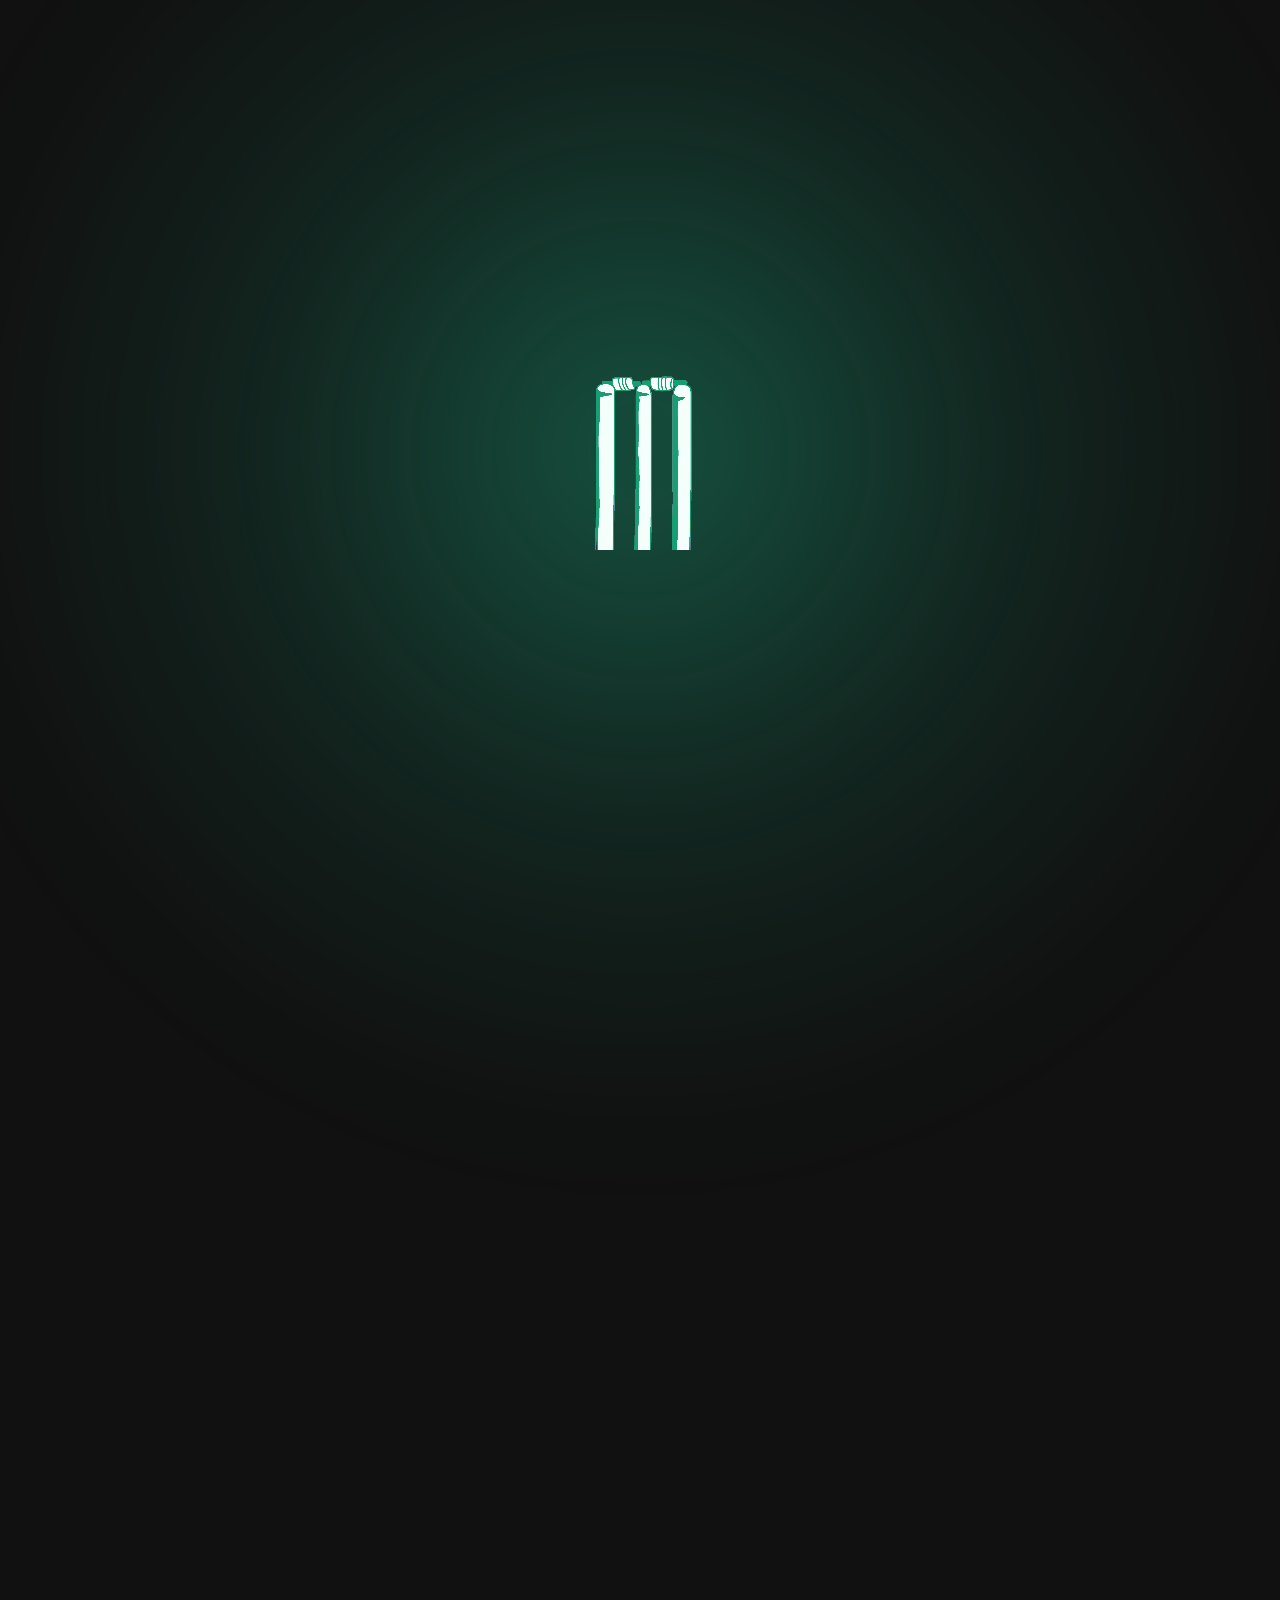
<file: index.html>
<!DOCTYPE html>
<html lang="en">

<head>
  <meta charset="UTF-8" />
  <meta name="viewport" content="width=device-width, initial-scale=1.0" />
  <meta name="description"
    content="Matcha - AI-powered cricket analysis app. Track ball speed, bowling mechanics, and batting KPIs. Train smarter with real-time performance insights." />
  <meta name="keywords" content="cricket, analysis, AI, ball tracking, bowling speed, batting KPI, coaching, matcha" />
  <meta name="author" content="Matcha" />
  <meta name="theme-color" content="#1cae81" media="(prefers-color-scheme: light)" />
  <meta name="theme-color" content="#111111" media="(prefers-color-scheme: dark)" />

  <!-- Wētā-style: critical path so first paint is splash only (before style.css) -->
  <style id="page-loader-critical">
    body.page-loading {
      overflow: hidden !important;
      background: #111 !important;
      min-height: 100vh !important;
    }
    /* Like wetafx .rootNode { display: none } — no flash of hero/nav under overlay */
    body.page-loading > *:not(#page-loader) {
      visibility: hidden !important;
    }
    #page-loader {
      position: fixed !important;
      inset: 0 !important;
      z-index: 2147483647 !important;
      margin: 0 !important;
      overflow: visible !important;
    }
    /* Ref: #111 field, three 1px #1cae81 verticals, soft radial glow, white square + MATCHA */
    #page-loader .page-loader__bg {
      position: absolute !important;
      inset: 0 !important;
      display: flex !important;
      align-items: center !important;
      justify-content: center !important;
      overflow: visible !important;
      background-color: #111 !important;
    }
    #page-loader .page-loader__ambient {
      position: absolute !important;
      inset: 0 !important;
      z-index: 0 !important;
      pointer-events: none !important;
      opacity: 0 !important;
      overflow: visible !important;
      transition: opacity 0.55s cubic-bezier(0.16, 1, 0.3, 1) !important;
    }
    #page-loader.page-loader--show-grid .page-loader__ambient {
      opacity: 1 !important;
    }
    #page-loader .page-loader__glow-ring {
      position: absolute !important;
      left: 50% !important;
      top: 50% !important;
      width: min(160vmin, 2000px) !important;
      height: min(160vmin, 2000px) !important;
      transform: translate(-50%, -50%) !important;
      z-index: 0 !important;
      pointer-events: none !important;
      filter: blur(60px) !important;
      background: radial-gradient(
        circle at 50% 50%,
        rgba(28, 174, 129, 0.42) 0%,
        rgba(28, 174, 129, 0.12) 38%,
        rgba(28, 174, 129, 0) 68%
      ) !important;
    }
    #page-loader .page-loader__vlines-layer {
      position: absolute !important;
      inset: 0 !important;
      z-index: 2 !important;
      pointer-events: none !important;
      background-image: linear-gradient(
          90deg,
          transparent 0,
          transparent calc(25% - 0.5px),
          rgba(28, 174, 129, 0.15) calc(25% - 0.5px),
          rgba(28, 174, 129, 0.15) calc(25% + 0.5px),
          transparent calc(25% + 0.5px)
        ),
        linear-gradient(
          90deg,
          transparent 0,
          transparent calc(75% - 0.5px),
          rgba(28, 174, 129, 0.15) calc(75% - 0.5px),
          rgba(28, 174, 129, 0.15) calc(75% + 0.5px),
          transparent calc(75% + 0.5px)
        ) !important;
    }
    /* Center line only: fades in the vertical middle (behind logo + glow) */
    #page-loader .page-loader__vline-center {
      position: absolute !important;
      inset: 0 !important;
      z-index: 2 !important;
      pointer-events: none !important;
      background: linear-gradient(
        90deg,
        transparent 0,
        transparent calc(50% - 0.5px),
        rgba(28, 174, 129, 0.15) calc(50% - 0.5px),
        rgba(28, 174, 129, 0.15) calc(50% + 0.5px),
        transparent calc(50% + 0.5px)
      ) !important;
      -webkit-mask-image: linear-gradient(
        to bottom,
        #000 0%,
        #000 24%,
        transparent 38%,
        transparent 62%,
        #000 76%,
        #000 100%
      ) !important;
      mask-image: linear-gradient(
        to bottom,
        #000 0%,
        #000 24%,
        transparent 38%,
        transparent 62%,
        #000 76%,
        #000 100%
      ) !important;
      -webkit-mask-size: 100% 100% !important;
      mask-size: 100% 100% !important;
    }
    #page-loader .page-loader__stage {
      position: relative !important;
      z-index: 3 !important;
      width: 200px !important;
      height: 200px !important;
      flex-shrink: 0 !important;
    }
    #page-loader .page-loader__video {
      position: absolute !important;
      inset: 0 !important;
      width: 200px !important;
      height: 200px !important;
      object-fit: contain !important;
      pointer-events: none !important;
      opacity: 1 !important;
    }
    @media (prefers-reduced-motion: reduce) {
      #page-loader .page-loader__ambient {
        opacity: 1 !important;
        transition: none !important;
      }
    }
  </style>

  <link rel="icon" type="image/png" sizes="32x32" href="./favicon.png" />
  <link rel="apple-touch-icon" sizes="180x180" href="./apple-touch-icon.png" />

  <meta property="og:type" content="website" />
  <meta property="og:title" content="Matcha - AI Cricket Analysis" />
  <meta property="og:description"
    content="Train smarter with AI-powered motion tracking, ball speed analysis, and performance KPIs." />
  <meta property="og:image" content="assets/logo-200.png" />

  <link rel="stylesheet" href="style.css?v=125" />
  <link rel="stylesheet" href="https://cdnjs.cloudflare.com/ajax/libs/font-awesome/6.5.0/css/all.min.css" />
  <link href="https://fonts.googleapis.com/css2?family=Montserrat:wght@400;500;600;700;800&family=Inter:wght@300;400;500;600&display=swap" rel="stylesheet" />
  <title>Matcha - AI Cricket Analysis & Performance Tracking</title>
  <script>
    /* Homepage: default to mockup (dark + #111 + green header) unless user saved "light" */
    (function () {
      var t = localStorage.getItem('theme');
      if (t !== 'light') document.documentElement.setAttribute('data-theme', 'dark');
    })();
  </script>
</head>

<body class="page-home page-loading">
  <div id="page-loader" class="page-loader" role="status" aria-live="polite" aria-label="Loading">
    <div class="page-loader__bg">
      <div class="page-loader__ambient">
        <div class="page-loader__glow-ring" aria-hidden="true"></div>
      </div>
      <div class="page-loader__stage">
        <video
          class="page-loader__video"
          id="page-loader-video"
          muted
          playsinline
          autoplay
          preload="auto"
          disablePictureInPicture
          aria-hidden="true"
        >
          <source src="assets/Logo_Match_.webm" type="video/webm" />
        </video>
      </div>
    </div>
  </div>
  <!-- NAVBAR -->
  <header class="navbar" id="navbar">
    <div class="nav-container">
      <a href="#" class="nav-logo">
        <img src="assets/newlogo.png?v=3" alt="Matcha" />
      </a>

      <button class="nav-toggle" id="nav-toggle" aria-label="Toggle menu">
        <span></span>
        <span></span>
        <span></span>
      </button>

      <nav class="nav-menu" id="nav-menu">
        <a href="#features">Features</a>
        <a href="#analytics">Analytics</a>
        <a href="#match-center">Match Center</a>
        <a href="#pricing">Pricing</a>
        <button class="theme-toggle" id="theme-toggle" aria-label="Toggle dark mode">
          <i class="fas fa-moon"></i>
          <i class="fas fa-sun"></i>
        </button>
        <!-- <a href="#download" class="nav-cta">Download App</a> -->
      </nav>
    </div>
  </header>

  <!-- HERO -->
  <section class="hero">
    <canvas id="hero-particles" class="hero-particles"></canvas>
    <div class="hero-glass-overlay"></div>
    <div class="hero-container">
      <div class="hero-content scroll-reveal">
        <div class="hero-badge">AI-Powered Cricket Analysis</div>
        <h1>Your Personal <span class="text-gradient">Cricket Coach</span> in Your Pocket</h1>
        <p class="hero-subtitle">
          Track ball speed, analyze bowling mechanics, measure batting KPIs, and share insights with coaches
          &mdash; all from your phone camera.
        </p>

        <div class="hero-cta">
          <a href="https://apps.apple.com/in/app/matcha-cricket-network/id6753956643" target="_blank" rel="noopener">
            <img src="assets/Appstore.png" alt="Download on App Store" class="store-badge" />
          </a>
          <a href="https://play.google.com/store/apps/details?id=com.matcha.android&hl=en_IN" target="_blank"
            rel="noopener">
            <img src="assets/googlestore.png" alt="Get it on Google Play" class="store-badge" />
          </a>
        </div>

        <div class="hero-stats">
          <div class="stat">
            <strong>10K+</strong>
            <span>Deliveries Analyzed</span>
          </div>
          <div class="stat-divider"></div>
          <div class="stat">
            <strong>500+</strong>
            <span>Active Players</span>
          </div>
          <div class="stat-divider"></div>
          <div class="stat">
            <strong>4.8</strong>
            <span>App Rating</span>
          </div>
        </div>
      </div>

      <div class="hero-visual">
        <div class="hero-phone-ambient" data-hero-phone-reveal>
          <div class="hero-phone-inner">
          <div class="phone-mockup phone-mockup--hero-frame">
            <div class="phone-mockup-screens phone-mockup-screens--hero" data-hero-slideshow aria-hidden="true">
              <div class="phone-mockup-track" data-hero-track>
                <video class="phone-mockup-slide" muted playsinline loop preload="metadata" src="assets/1.%20speed%20meter.webm"></video>
                <video class="phone-mockup-slide" muted playsinline loop preload="metadata" src="assets/2.%20angle.webm"></video>
                <video class="phone-mockup-slide" muted playsinline loop preload="metadata" src="assets/3.%20ball%20length%20etc.webm"></video>
                <video class="phone-mockup-slide" muted playsinline loop preload="metadata" src="assets/4.%20new%20batsman.webm"></video>
              </div>
            </div>
            <img class="phone-mockup-frame" src="assets/phone%20front%20view.png?v=2" alt="" width="1080" height="1920" decoding="async" />
          </div>
          </div>
        </div>
        <div class="hero-glow"></div>
      </div>
    </div>
  </section>

  <!-- FEATURES -->
  <section id="features" class="features-section">
    <div class="features-dots-bg" data-features-dots aria-hidden="true"></div>
    <img
      class="features-stroke-bg"
      data-features-stroke
      src="assets/baller%20copy.webp"
      alt=""
      aria-hidden="true"
      decoding="async" />
    <div class="section-container">
      <div class="section-header scroll-reveal">
        <span class="section-tag">Why Matcha</span>
        <h2>Everything You Need to <span class="text-gradient">Level Up</span></h2>
        <p>From AI-powered video analysis to a thriving cricket community.</p>
      </div>

      <div class="features-grid" data-scroll-reveal-group>
        <div class="feature-card">
          <div class="feature-icon">
            <i class="fas fa-video"></i>
          </div>
          <h3>AI Video Analysis</h3>
          <p>Record your sessions, and let AI extract ball speed, trajectory, arm-neck angle, and shot type automatically.</p>
        </div>

        <div class="feature-card">
          <div class="feature-icon">
            <i class="fas fa-chart-line"></i>
          </div>
          <h3>Performance KPIs</h3>
          <p>Track bowling speed, batting beehive, pitch maps, and a large array of analytics to measure your improvement over time.</p>
        </div>

        <div class="feature-card">
          <div class="feature-icon">
            <i class="fas fa-cut"></i>
          </div>
          <h3>Auto-Clip Generation</h3>
          <p>Every delivery is automatically clipped into 4-second segments for easy review and sharing.</p>
        </div>

        <div class="feature-card">
          <div class="feature-icon">
            <i class="fas fa-users"></i>
          </div>
          <h3>Cricket Community</h3>
          <p>Follow players and coaches, share highlights, and get discovered by scouts and teams.</p>
        </div>

        <div class="feature-card">
          <div class="feature-icon">
            <i class="fas fa-chalkboard-teacher"></i>
          </div>
          <h3>Coach Integration</h3>
          <p>Coaches can review sessions, compare players, and provide feedback directly through the app.</p>
        </div>

        <!-- <div class="feature-card">
          <div class="feature-icon">
            <i class="fas fa-id-card"></i>
          </div>
          <h3>Cricket Resume</h3>
          <p>Build your cricket profile with stats, achievements, and video portfolio for scouts and selectors.</p>
        </div> -->
      </div>
    </div>
  </section>

  <!-- HOW IT WORKS -->
  <section class="how-it-works">
    <img
      class="howitworks-stroke-bg"
      data-hiw-stroke
      src="assets/batter%20copy.webp"
      alt=""
      aria-hidden="true"
      decoding="async" />
    <div class="section-container">
      <div class="section-header scroll-reveal">
        <span class="section-tag">How It Works</span>
        <h2>Start Improving in <span class="text-gradient">3 Simple Steps</span></h2>
      </div>

      <div class="steps-grid scroll-reveal-steps">
        <div class="step-card">
          <div class="step-number">01</div>
          <h3>Record Your Session</h3>
          <p>Set up your phone on a tripod behind the stumps. Matcha auto-calibrates and records your bowling or batting session.</p>
        </div>
        <div class="step-connector"></div>
        <div class="step-card">
          <div class="step-number">02</div>
          <h3>AI Analyzes Every Delivery</h3>
          <p>Our AI tracks ball trajectory, speed, spin, and biomechanics to generate detailed KPIs for each delivery.</p>
        </div>
        <div class="step-connector"></div>
        <div class="step-card">
          <div class="step-number">03</div>
          <h3>Review & Improve</h3>
          <p>Watch delivery clips from your gallery, compare sessions, share with coaches, and track your improvement over weeks and months.</p>
        </div>
      </div>
    </div>
  </section>

  <!-- ANALYTICS DEEP DIVE -->
  <section id="analytics" class="analytics-section">
    <div class="section-container">
      <div class="section-header scroll-reveal">
        <span class="section-tag">Performance Analytics</span>
        <h2>Data-Driven Insights for <span class="text-gradient">Every Delivery</span></h2>
        <p>
          Matcha measures what matters. From ball speed and run-up pace to foot placement and arm angle,
          get professional-grade analysis from your phone.
        </p>
      </div>

      <div class="analytics-grid" data-scroll-reveal-group>
        <div class="analytics-card">
          <div class="analytics-card-icon"><i class="fas fa-tachometer-alt"></i></div>
          <h4>Ball Speed &amp; Run-Up Speed</h4>
          <p>Measure pace in real-time with AI motion tracking</p>
        </div>
        <div class="analytics-card">
          <div class="analytics-card-icon"><i class="fas fa-crosshairs"></i></div>
          <h4>Pitch Map &amp; Beehive</h4>
          <p>Visualize where you're bowling and where you're scoring</p>
        </div>
        <div class="analytics-card">
          <div class="analytics-card-icon"><i class="fas fa-ruler-combined"></i></div>
          <h4>Body Mechanics</h4>
          <p>Track arm-neck angle, foot distance, and bowling action</p>
        </div>
        <div class="analytics-card">
          <div class="analytics-card-icon"><i class="fas fa-file-pdf"></i></div>
          <h4>PDF Reports</h4>
          <p>Export session comparisons and share with coaches</p>
        </div>
      </div>
      <div class="match-phones" data-scroll-reveal-group>
        <div class="phone-mockup phone-mockup-sm is-image-frame">
          <img class="phone-mockup-screen-img" src="assets/BallSpeed.jpg" alt="PDF session report with delivery comparisons" loading="lazy" decoding="async" />
          <img class="phone-mockup-frame" src="assets/phone.png" alt="" />
        </div>
        <div class="phone-mockup phone-mockup-sm is-image-frame">
          <img class="phone-mockup-screen-img" src="assets/Pitch_Map.jpeg" alt="PDF session report with delivery comparisons" loading="lazy" decoding="async" />
          <img class="phone-mockup-frame" src="assets/phone.png" alt="" />
        </div>
        <div class="phone-mockup phone-mockup-sm is-image-frame">
          <img class="phone-mockup-screen-img" src="assets/Body Mechanics.jpg" alt="PDF session report with delivery comparisons" loading="lazy" decoding="async" />
          <img class="phone-mockup-frame" src="assets/phone.png" alt="" />
        </div>
      </div>
      </div>
    </div>
  </section>

  <!-- MATCH CENTER -->
  <section id="match-center" class="match-center-section">
    <div class="features-dots-bg" aria-hidden="true"></div>
    <div class="section-container">
      <div class="section-header scroll-reveal">
        <span class="section-tag">Match Center</span>
        <h2>Live Cricket at Your <span class="text-gradient">Fingertips</span></h2>
        <p>Follow live scores, win probability, articles, and upcoming streaming features.</p>
      </div>

      <div class="match-grid" data-scroll-reveal-group>
        <div class="match-card">
          <div class="match-card-icon"><i class="fas fa-broadcast-tower"></i></div>
          <h4>Live Scorecard</h4>
          <p>Ball-by-ball updates with detailed batting and bowling stats.</p>
        </div>
        <div class="match-card">
          <div class="match-card-icon"><i class="fas fa-percentage"></i></div>
          <h4>Win Probability</h4>
          <p>Dynamic win chances updated every delivery with AI predictions.</p>
        </div>
        <div class="match-card">
          <div class="match-card-icon"><i class="fas fa-newspaper"></i></div>
          <h4>Articles</h4>
          <p>Read AI-generated match previews, reviews, and cricket insights.</p>
        </div>
        <div class="match-card">
          <div class="match-card-icon"><i class="fas fa-play-circle"></i></div>
          <h4>Streaming <sup>* (Coming Soon)</sup></h4>
          <p>Watch live cricket streams directly within Matcha.</p>
        </div>
      </div>

      <div class="match-phones" data-scroll-reveal-group>
        <div class="phone-mockup phone-mockup-sm is-image-frame">
          <img class="phone-mockup-screen-img" src="assets/Live_Scorecard.jpeg" alt="Live Scorecard" />
          <img class="phone-mockup-frame" src="assets/phone.png" alt="" />
        </div>
        <div class="phone-mockup phone-mockup-sm is-image-frame">
          <img class="phone-mockup-screen-img" src="assets/Match_Prediction.jpeg" alt="Win Probability" />
          <img class="phone-mockup-frame" src="assets/phone.png" alt="" />
        </div>
        <div class="phone-mockup phone-mockup-sm is-image-frame">
          <img class="phone-mockup-screen-img" src="assets/Match_Articles.jpeg" alt="Articles" />
          <img class="phone-mockup-frame" src="assets/phone.png" alt="" />
        </div>
      </div>
    </div>
  </section>

  <!-- PLAYER PROFILE -->
  <section class="profile-section">
    <div class="section-container">
      <div class="profile-layout">
        <div class="profile-images scroll-reveal">
          <img src="assets/profileImage.jpg" alt="Player Profile Card" class="profile-card-img" />
          <img src="assets/Net_Image.jpeg" alt="Cricket Net Training" class="profile-net-img" />
        </div>
        <div class="profile-content scroll-reveal">
          <span class="section-tag">Cricket Resume</span>
          <h2>Your Digital <span class="text-gradient">Cricket Identity</span></h2>
          <ul class="profile-list">
            <li><i class="fas fa-check-circle"></i> Build a detailed profile with stats, achievements, and video highlights</li>
            <li><i class="fas fa-check-circle"></i> Showcase your skills to scouts, teams, and coaches worldwide</li>
            <li><i class="fas fa-check-circle"></i> Get discovered for club and professional cricket opportunities</li>
            <li><i class="fas fa-check-circle"></i> Track your performance trends across seasons</li>
          </ul>
        </div>
      </div>
    </div>
  </section>

  <!-- PRICING -->
  <section id="pricing" class="pricing-section">
    <div class="section-container">
      <div class="section-header scroll-reveal">
        <span class="section-tag">Pricing</span>
        <h2>Simple, Transparent <span class="text-gradient">Pricing</span></h2>
        <p>Choose the plan that fits how you play, coach, or run cricket.</p>
      </div>

      <!-- DESKTOP: COMPARISON TABLE -->
      <div class="pricing-table-wrap scroll-reveal">
        <table class="pricing-table">
          <thead>
            <tr>
              <th class="pt-feature-col">Feature</th>
              <th>
                <div class="pt-plan-head">
                  <div class="pt-plan-name">Free</div>
                  <div class="pt-plan-desc">Start training smarter</div>
                </div>
                <div class="pt-plan-price"><span class="pt-currency">S$</span><span class="pt-amount">0</span></div>
              </th>
              <th>
                <div class="pt-plan-head">
                  <div class="pt-plan-name">Individual</div>
                  <div class="pt-plan-desc">Unlock your full potential</div>
                </div>
                <div class="pt-plan-price"><span class="pt-currency">S$</span><span class="pt-amount">10</span><span class="pt-period">/ mo</span></div>
              </th>
              <th class="pt-featured">
                <div class="pt-popular">Most Popular</div>
                <div class="pt-plan-head">
                  <div class="pt-plan-name">Coach</div>
                  <div class="pt-plan-desc">Develop players at scale</div>
                </div>
              </th>
              <th>
                <div class="pt-plan-head">
                  <div class="pt-plan-name">Enterprise</div>
                  <div class="pt-plan-desc">Power your academy</div>
                </div>
              </th>
            </tr>
          </thead>
          <tbody>
            <tr class="pt-section"><td colspan="5">Usage</td></tr>
            <tr>
              <td>Deliveries / month</td>
              <td>100</td><td>500</td><td class="pt-featured">5,000</td><td>80,000</td>
            </tr>
            <tr>
              <td>Sessions</td>
              <td>Limited</td><td>Unlimited</td><td class="pt-featured">Unlimited</td><td>Unlimited</td>
            </tr>
            <tr>
              <td>Multi-device session login</td>
              <td>1 device</td><td>Unlimited</td><td class="pt-featured">Unlimited</td><td>Unlimited</td>
            </tr>
            <tr>
              <td>Nets</td>
              <td>1</td><td>Unlimited</td><td class="pt-featured">Unlimited</td><td>Unlimited</td>
            </tr>
            <tr>
              <td>Storage</td>
              <td>1 GB</td><td>5 GB</td><td class="pt-featured">50 GB</td><td>800 GB</td>
            </tr>

            <tr class="pt-section"><td colspan="5">Analysis Features</td></tr>
            <tr>
              <td>Clipping</td>
              <td><i class="fas fa-check pt-yes"></i></td>
              <td><i class="fas fa-check pt-yes"></i></td>
              <td class="pt-featured"><i class="fas fa-check pt-yes"></i></td>
              <td><i class="fas fa-check pt-yes"></i></td>
            </tr>
            <tr>
              <td>Speed</td>
              <td><i class="fas fa-check pt-yes"></i></td>
              <td><i class="fas fa-check pt-yes"></i></td>
              <td class="pt-featured"><i class="fas fa-check pt-yes"></i></td>
              <td><i class="fas fa-check pt-yes"></i></td>
            </tr>
            <tr>
              <td>Annotation <span class="pt-hint">Comments · Editing · Screenshot</span></td>
              <td>Comments</td>
              <td><i class="fas fa-check pt-yes"></i></td>
              <td class="pt-featured"><i class="fas fa-check pt-yes"></i></td>
              <td><i class="fas fa-check pt-yes"></i></td>
            </tr>
            <tr>
              <td>Bowling modes <span class="pt-hint">Bowler · Machine · Throw Down</span></td>
              <td>Bowler</td>
              <td><i class="fas fa-check pt-yes"></i></td>
              <td class="pt-featured"><i class="fas fa-check pt-yes"></i></td>
              <td><i class="fas fa-check pt-yes"></i></td>
            </tr>
            <tr>
              <td>Bowling analysis <span class="pt-hint">Swing · Spin · Speed</span></td>
              <td>Speed</td>
              <td><i class="fas fa-check pt-yes"></i></td>
              <td class="pt-featured"><i class="fas fa-check pt-yes"></i></td>
              <td><i class="fas fa-check pt-yes"></i></td>
            </tr>
            <tr>
              <td>Biomechanics <span class="pt-hint">Arm angle · Posture · Elbow</span></td>
              <td><i class="fas fa-times pt-no"></i></td>
              <td><i class="fas fa-check pt-yes"></i></td>
              <td class="pt-featured"><i class="fas fa-check pt-yes"></i></td>
              <td><i class="fas fa-check pt-yes"></i></td>
            </tr>
            <tr>
              <td>Batting analysis <span class="pt-hint">Balance · Shot Type</span></td>
              <td><i class="fas fa-times pt-no"></i></td>
              <td><i class="fas fa-check pt-yes"></i></td>
              <td class="pt-featured"><i class="fas fa-check pt-yes"></i></td>
              <td><i class="fas fa-check pt-yes"></i></td>
            </tr>
            <tr>
              <td>Reporting <span class="pt-hint">Beehive · Pitch Map</span></td>
              <td><i class="fas fa-times pt-no"></i></td>
              <td><i class="fas fa-check pt-yes"></i></td>
              <td class="pt-featured"><i class="fas fa-check pt-yes"></i></td>
              <td><i class="fas fa-check pt-yes"></i></td>
            </tr>
            <tr>
              <td>Export <span class="pt-hint">CSV · Video Download</span></td>
              <td><i class="fas fa-times pt-no"></i></td>
              <td><i class="fas fa-check pt-yes"></i></td>
              <td class="pt-featured"><i class="fas fa-check pt-yes"></i></td>
              <td><i class="fas fa-check pt-yes"></i></td>
            </tr>

            <tr class="pt-section"><td colspan="5">Sharing &amp; Collaboration</td></tr>
            <tr>
              <td>Sharing within App</td>
              <td><i class="fas fa-times pt-no"></i></td>
              <td><i class="fas fa-check pt-yes"></i></td>
              <td class="pt-featured"><i class="fas fa-check pt-yes"></i></td>
              <td><i class="fas fa-check pt-yes"></i></td>
            </tr>
            <tr>
              <td>Network sharing</td>
              <td><i class="fas fa-times pt-no"></i></td>
              <td><i class="fas fa-check pt-yes"></i></td>
              <td class="pt-featured"><i class="fas fa-check pt-yes"></i></td>
              <td><i class="fas fa-check pt-yes"></i></td>
            </tr>
            <tr>
              <td>Player tagging <span class="pt-hint">Multi-player sessions</span></td>
              <td><i class="fas fa-minus pt-na"></i></td>
              <td>Self only</td>
              <td class="pt-featured"><i class="fas fa-check pt-yes"></i></td>
              <td><i class="fas fa-check pt-yes"></i></td>
            </tr>
            <tr>
              <td>Delivery rollover <span class="pt-hint">Unused analysis to next month</span></td>
              <td><i class="fas fa-minus pt-na"></i></td>
              <td><span class="pt-soon">Coming soon</span></td>
              <td class="pt-featured"><span class="pt-soon">Coming soon</span></td>
              <td><span class="pt-soon">Coming soon</span></td>
            </tr>
            <tr>
              <td>Plan suspension <span class="pt-hint">Pause for 1 month</span></td>
              <td><i class="fas fa-minus pt-na"></i></td>
              <td><span class="pt-soon">Coming soon</span></td>
              <td class="pt-featured"><span class="pt-soon">Coming soon</span></td>
              <td><span class="pt-soon">Coming soon</span></td>
            </tr>
          </tbody>
        </table>
      </div>

      <!-- MOBILE: CARD FALLBACK -->
      <div class="pricing-grid pricing-cards-mobile" data-scroll-reveal-group>
        <div class="price-card">
          <h3>Free</h3>
          <p class="price-desc">Start training smarter</p>
          <div class="price-amount">
            <span class="price-currency">S$</span>
            <span class="price-value">0</span>
          </div>
          <ul class="price-features">
            <li><i class="fas fa-check"></i> 100 deliveries / month</li>
            <li><i class="fas fa-check"></i> 1 device · 1 net · 1 GB storage</li>
            <li><i class="fas fa-check"></i> Clipping, Speed &amp; Comments</li>
            <li><i class="fas fa-check"></i> Bowler mode · Speed analysis</li>
          </ul>
        </div>

        <div class="price-card">
          <h3>Individual</h3>
          <p class="price-desc">Unlock your full potential</p>
          <div class="price-amount">
            <span class="price-currency">S$</span>
            <span class="price-value">10</span>
            <span class="price-period">/ month</span>
          </div>
          <ul class="price-features">
            <li><i class="fas fa-check"></i> 500 deliveries / month</li>
            <li><i class="fas fa-check"></i> Unlimited sessions, devices &amp; nets</li>
            <li><i class="fas fa-check"></i> Full analysis suite &amp; export</li>
            <li><i class="fas fa-check"></i> Sharing within app &amp; network</li>
            <li><i class="fas fa-check"></i> 5 GB storage</li>
          </ul>
        </div>

        <div class="price-card price-card-featured">
          <div class="price-popular">Most Popular</div>
          <h3>Coach</h3>
          <p class="price-desc">Develop players at scale</p>
          <ul class="price-features">
            <li><i class="fas fa-check"></i> 5,000 deliveries / month</li>
            <li><i class="fas fa-check"></i> Multi-player tagging</li>
            <li><i class="fas fa-check"></i> Full analysis suite &amp; export</li>
            <li><i class="fas fa-check"></i> Sharing within app &amp; network</li>
            <li><i class="fas fa-check"></i> 50 GB storage</li>
          </ul>
        </div>

        <div class="price-card">
          <h3>Enterprise</h3>
          <p class="price-desc">Power your academy</p>
          <ul class="price-features">
            <li><i class="fas fa-check"></i> 80,000 deliveries / month</li>
            <li><i class="fas fa-check"></i> Multi-player tagging at club scale</li>
            <li><i class="fas fa-check"></i> Full analysis suite &amp; export</li>
            <li><i class="fas fa-check"></i> Sharing within app &amp; network</li>
            <li><i class="fas fa-check"></i> 800 GB storage</li>
          </ul>
        </div>
      </div>
    </div>
  </section>

  <!-- DOWNLOAD CTA
  <section id="download" class="download-section">
    <div class="section-container">
      <div class="download-layout">
        <div class="download-content scroll-reveal">
          <h2>Ready to Train <span class="text-gradient">Smarter?</span></h2>
          <p>Join thousands of cricketers using AI-powered analysis to improve their game. Download Matcha for free.</p>

          <div class="download-badges">
            <a href="https://apps.apple.com/in/app/matcha-cricket-network/id6753956643" target="_blank" rel="noopener">
              <img src="./assets/Appstore.png" alt="Download on App Store" class="store-badge" />
            </a>
            <a href="https://play.google.com/store/apps/details?id=com.matcha.android&hl=en_IN" target="_blank"
              rel="noopener">
              <img src="./assets/googlestore.png" alt="Get it on Google Play" class="store-badge" />
            </a>
          </div>

          <div class="download-features">
            <span><i class="fas fa-check-circle"></i> Free to start</span>
            <span><i class="fas fa-check-circle"></i> No credit card required</span>
            <span><i class="fas fa-check-circle"></i> iOS & Android</span>
          </div>
        </div>

        <div class="download-visual scroll-reveal">
          <div class="phone-mockup is-image-frame download-phone--focus">
            <img class="phone-mockup-screen-img" src="./assets/Download-Section.jpg" alt="Matcha App" />
            <img class="phone-mockup-frame" src="./assets/phone.png" alt="" />
          </div>
          <div class="hero-glow"></div>
        </div>
      </div>
    </div>
  </section> -->

  <!-- FOOTER -->
  <footer id="contact" class="footer">
    <div class="footer-container">
      <div class="footer-top scroll-reveal">
        <div class="footer-brand">
          <a href="./" class="footer-logo">
            <img src="./assets/newlogo.png?v=3" alt="Matcha" />
          </a>
          <p>AI-powered cricket analysis for players, coaches, and fans.</p>
        </div>

        <div class="footer-links-group">
          <h4>Product</h4>
          <a href="#features">Features</a>
          <a href="#analytics">Analytics</a>
          <a href="#match-center">Match Center</a>
          <a href="#pricing">Pricing</a>
          <a href="recording-tips.html">Recording Tips</a>
        </div>

        <div class="footer-links-group">
          <h4>Company</h4>
          <a href="about.html">About Us</a>
          <a href="privacypolicy.html">Privacy Policy</a>
          <a href="terms&conditions.html">Terms & Conditions</a>
        </div>

        <div class="footer-links-group">
          <h4>Follow Us</h4>
          <div class="footer-social">
            <a href="https://www.facebook.com/cricalgorithmics" target="_blank" rel="noopener" aria-label="Facebook"><i class="fab fa-facebook-f"></i></a>
            <a href="https://www.linkedin.com/company/tvconal/" target="_blank" rel="noopener" aria-label="LinkedIn"><i class="fab fa-linkedin-in"></i></a>
            <a href="https://x.com/tvconal" target="_blank" rel="noopener" aria-label="X"><i class="fab fa-x-twitter"></i></a>
            <a href="https://www.youtube.com/channel/UCHox09Cv3_SWy7SJYuKof7A" target="_blank" rel="noopener" aria-label="YouTube"><i class="fab fa-youtube"></i></a>
          </div>
        </div>
      </div>

      <div class="footer-bottom">
        <p>&copy; 2026 Matcha. All rights reserved.</p>
      </div>
    </div>
  </footer>

  <!-- CONTACT MODAL -->
  <div class="modal-overlay" id="contact-modal">
    <div class="modal-content">
      <button class="modal-close" id="modal-close"><i class="fas fa-times"></i></button>
      <h2>Contact Us</h2>
      <p>Get in touch. We'd love to hear from you.</p>
      <form id="contact-form">
        <div class="form-row">
          <div class="form-field">
            <label for="c-name">Full Name *</label>
            <input type="text" id="c-name" name="name" placeholder="Your name" required />
          </div>
          <div class="form-field">
            <label for="c-email">Email *</label>
            <input type="email" id="c-email" name="email" placeholder="your@email.com" required />
          </div>
        </div>
        <div class="form-field">
          <label for="c-subject">Subject *</label>
          <input type="text" id="c-subject" name="subject" placeholder="What is this about?" required />
        </div>
        <div class="form-field">
          <label for="c-message">Message *</label>
          <textarea id="c-message" name="message" rows="4" placeholder="Tell us more..." required></textarea>
        </div>
        <button type="submit" class="form-submit">Send Message</button>
      </form>
    </div>
  </div>

  <!-- SCROLL CONTROLS -->
  <button id="go-down-btn" class="scroll-btn" aria-label="Go to Bottom">
    <i class="fas fa-chevron-down"></i>
  </button>
  <button id="go-top-btn" class="scroll-btn" aria-label="Go to Top">
    <i class="fas fa-chevron-up"></i>
  </button>

  <script src="js/main.js?v=51"></script>
</body>

</html>
</file>
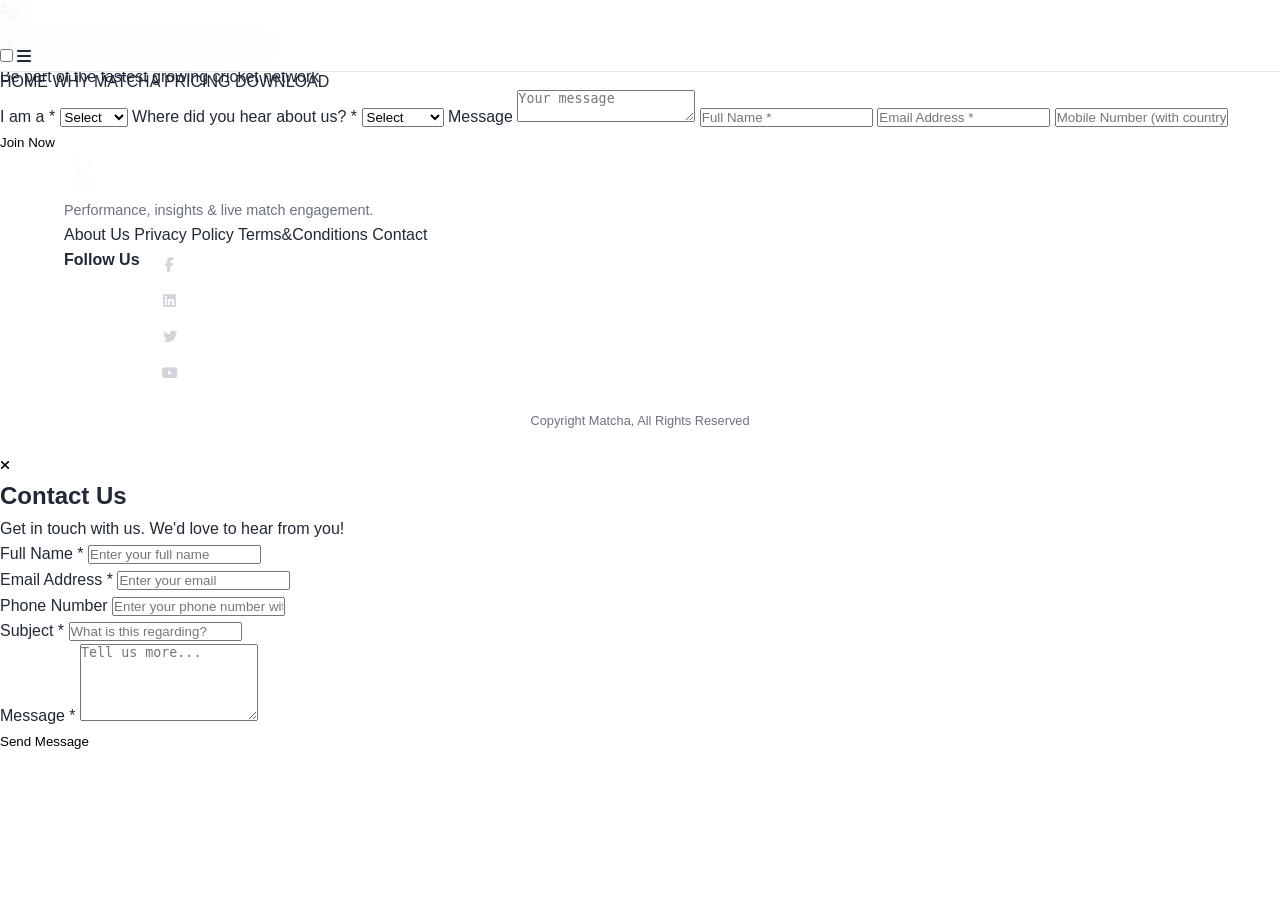
<file: joincommunity.html>
<!DOCTYPE html>
<html lang="en">
<head>
    <meta charset="UTF-8">
    <meta name="viewport" content="width=device-width, initial-scale=1.0">
    <meta name="description" content="Join the Matcha cricket community today.">
    <meta name="theme-color" content="#2D8B7A">
    <link rel="icon" type="image/png" sizes="32x32" href="/favicon.png">
    <link rel="apple-touch-icon" sizes="180x180" href="/apple-touch-icon.png">
    <title>Join Matcha Community</title>

    <!-- Fonts & Icons -->
    <link href="https://fonts.googleapis.com/css2?family=Montserrat:wght@400;600;700;800&display=swap" rel="stylesheet">
    <link rel="stylesheet" href="https://cdnjs.cloudflare.com/ajax/libs/font-awesome/6.5.0/css/all.min.css">
    <link rel="stylesheet" href="/style.css">
</head>
<body>

    <!-- Navbar -->
    <header class="navbar">
        <div class="logo">
            <a href="/">
                <img src="/assets/newlogo.png?v=3" alt="Matcha" />
            </a>
        </div>

        <!-- Hamburger -->
        <input type="checkbox" id="menu-toggle" />
        <label for="menu-toggle" class="menu-icon"><i class="fas fa-bars"></i></label>

        <nav class="menu">
            <a href="/">HOME</a>
            <a href="/#WHYMATCHA">WHY MATCHA</a>
            <a href="/#PRICING">PRICING</a>
            <a href="/#DOWNLOAD" class="download-btn">DOWNLOAD</a>
        </nav>
    </header>
    <!-- Search icon removed - non-functional -->

    <!-- Form Section -->
    <section class="join-modal">
        <div class="join-modal-box">
            <div class="join-header-icon">
                <i class="fas fa-users"></i>
            </div>
            <h2>Join Matcha Community</h2>
            <p>Be part of the fastest growing cricket network</p>

            <form id="join-form">
                <label class="field-label">I am a *</label>
                <select required>
                    <option value="">Select</option>
                    <option>Student</option>
                    <option>Coach</option>
                </select>

                <label class="field-label">Where did you hear about us? *</label>
                <select required>
                    <option value="">Select</option>
                    <option>Instagram</option>
                    <option>Friend</option>
                    <option>Google</option>
                    <option>Other</option>
                </select>

                <label class="field-label">Message</label>
                <textarea placeholder="Your message"></textarea>

                <input type="text" placeholder="Full Name *" required>
                <input type="email" placeholder="Email Address *" required>
                <input type="tel" placeholder="Mobile Number (with country code) *" required>

                <button type="submit">Join Now</button>
            </form>
        </div>
    </section>

  <!-- FOOTER -->
  <footer id="CONTACT" class="footer-section">
    <div class="footer-container">
      <!-- LOGO AND TAGLINE -->
      <div class="footer-brand">
        <div class="footer-logo">
          <img src="/assets/newlogo.png?v=3" alt="Matcha" />
        </div>
        <p class="footer-tagline">Performance, insights & live match engagement.</p>
      </div>

      <!-- FOOTER LINKS -->
      <div class="footer-links">
        <a href="/about-us/">About Us</a>
        <a href="/privacy-policy/">Privacy Policy</a>
        <a href="/terms-conditions/">Terms&Conditions</a>
        <a href="#CONTACT" class="footer-contact-link">Contact</a>
      </div>

      <!-- SOCIAL ICONS -->
      <div class="footer-social">
        <h4 class="follow-us-text">Follow Us</h4>
        <div class="social-icons-wrapper">
          <a href="https://www.facebook.com/cricalgorithmics" target="_blank" rel="noopener" aria-label="Facebook"><i class="fa-brands fa-facebook-f"></i></a>
          <a href="https://www.linkedin.com/company/tvconal/" target="_blank" rel="noopener" aria-label="LinkedIn"><i class="fa-brands fa-linkedin"></i></a>
          <a href="https://x.com/tvconal" target="_blank" rel="noopener" aria-label="Twitter"><i class="fa-brands fa-twitter"></i></a>
          <a href="https://www.youtube.com/channel/UCHox09Cv3_SWy7SJYuKof7A" target="_blank" rel="noopener" aria-label="YouTube"><i class="fa-brands fa-youtube"></i></a>
        </div>
      </div>
    </div>

    <!-- COPYRIGHT -->
    <div class="footer-bottom">
      <p>Copyright <span>Matcha</span>, All Rights Reserved</p>
    </div>
  </footer>

    <!-- Contact Form Modal -->
    <div id="contact-modal" class="contact-modal">
        <div class="contact-modal-content">
            <button class="contact-modal-close" id="close-contact-modal">
                <i class="fas fa-times"></i>
            </button>
            <div class="contact-modal-header">
                <h2>Contact Us</h2>
                <p>Get in touch with us. We'd love to hear from you!</p>
            </div>
            <form id="contact-form" class="contact-form">
                <div class="form-group">
                    <label for="contact-name">Full Name *</label>
                    <input type="text" id="contact-name" name="name" placeholder="Enter your full name" required>
                </div>
                <div class="form-group">
                    <label for="contact-email">Email Address *</label>
                    <input type="email" id="contact-email" name="email" placeholder="Enter your email" required>
                </div>
                <div class="form-group">
                    <label for="contact-phone">Phone Number</label>
                    <input type="tel" id="contact-phone" name="phone" placeholder="Enter your phone number with country code">
                </div>
                <div class="form-group">
                    <label for="contact-subject">Subject *</label>
                    <input type="text" id="contact-subject" name="subject" placeholder="What is this regarding?" required>
                </div>
                <div class="form-group">
                    <label for="contact-message">Message *</label>
                    <textarea id="contact-message" name="message" rows="5" placeholder="Tell us more..." required></textarea>
                </div>
                <button type="submit" class="contact-submit-btn">Send Message</button>
            </form>
        </div>
    </div>

    <script src="/js/main.js"></script>
</body>
</html>
</file>
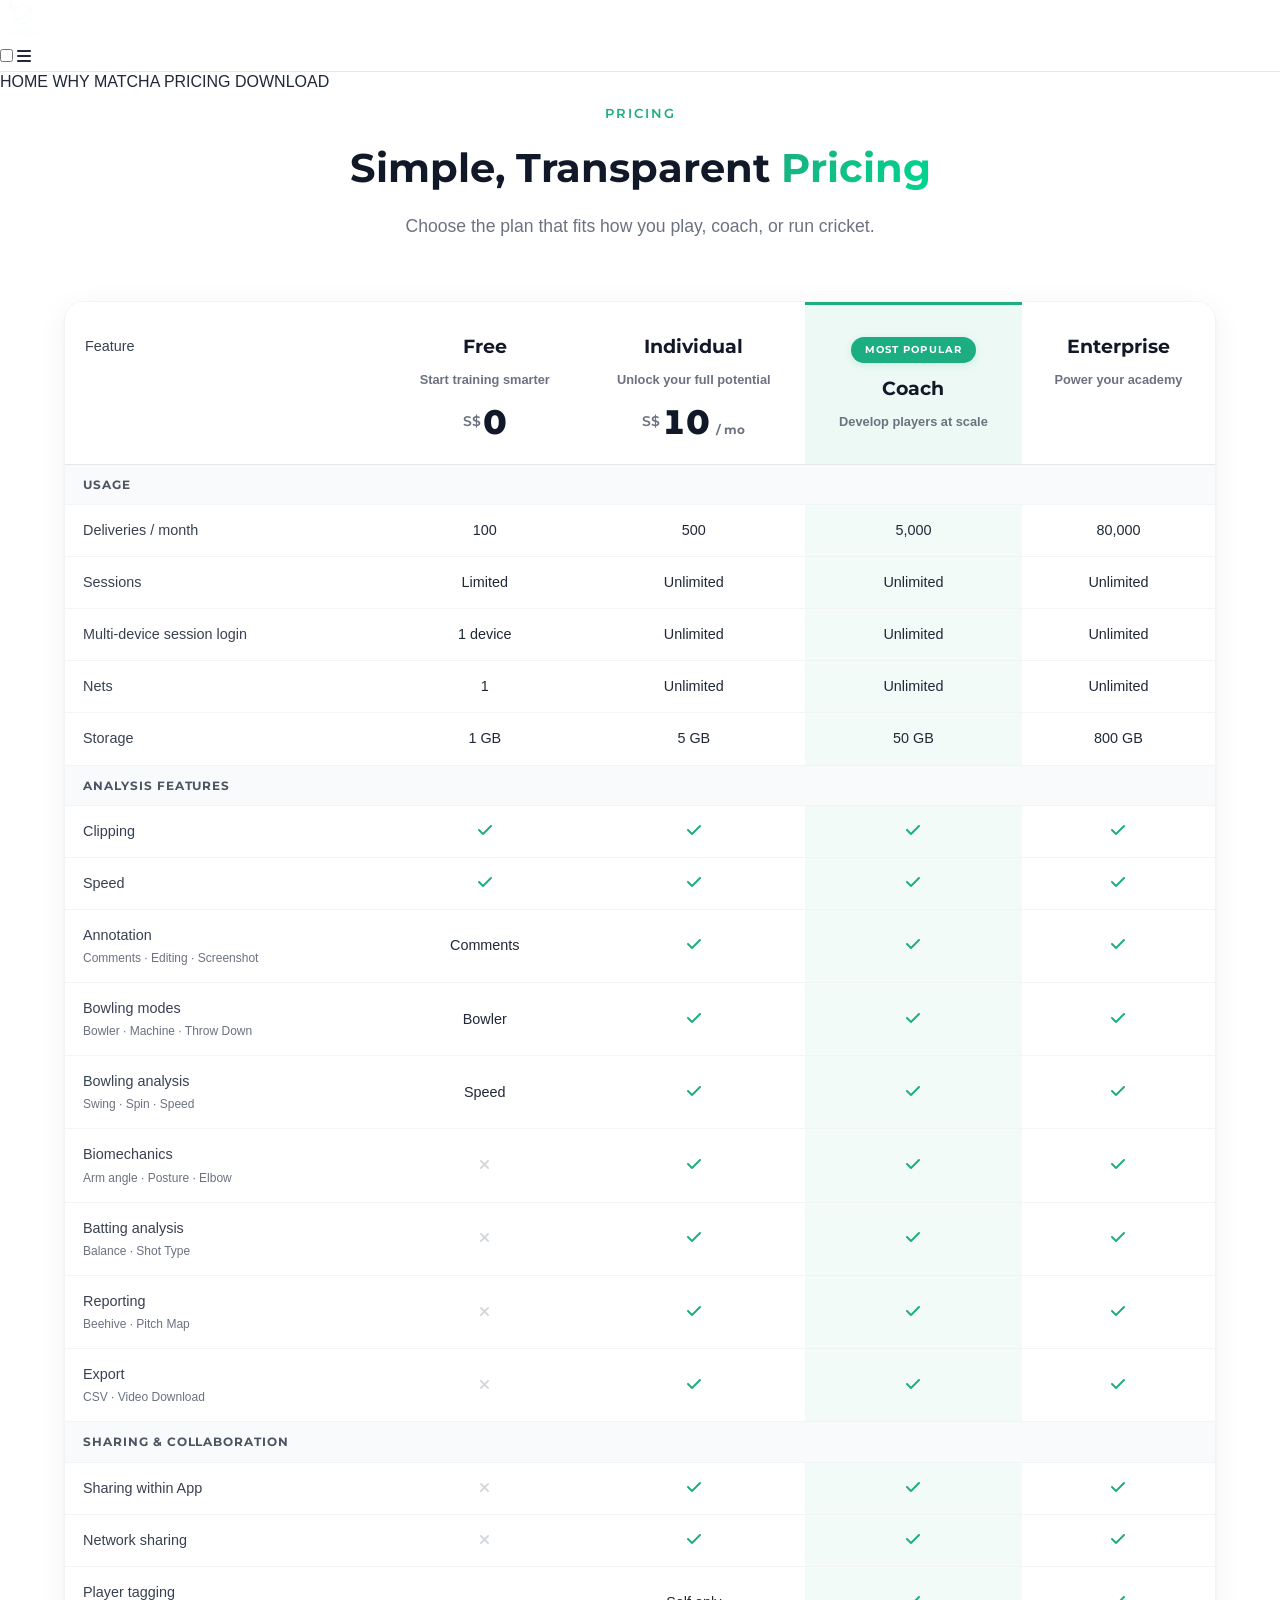
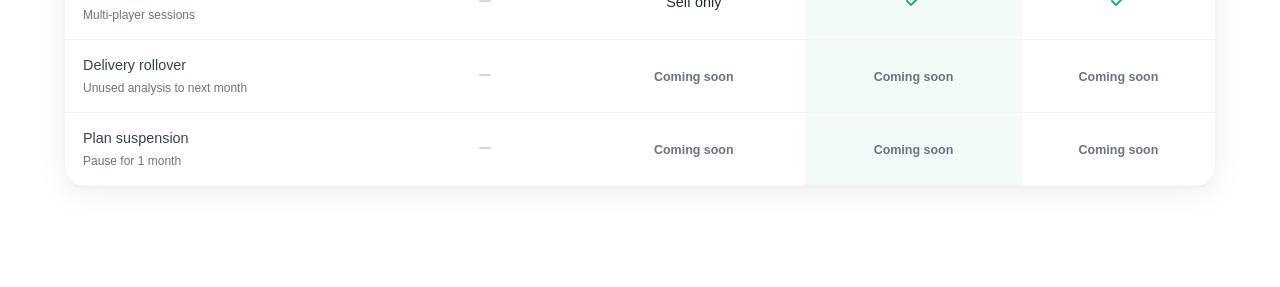
<file: plan&pricing.html>
<!DOCTYPE html>
<html lang="en">
<head>
    <meta charset="UTF-8">
    <meta name="viewport" content="width=device-width, initial-scale=1.0">
    <meta name="description" content="Matcha pricing plans - Choose the right plan for your cricket journey.">
    <meta name="theme-color" content="#2D8B7A">
    <link rel="icon" type="image/png" sizes="32x32" href="/favicon.png">
    <link rel="apple-touch-icon" sizes="180x180" href="/apple-touch-icon.png">
    <title>Plan & Pricing - Matcha Sport</title>

    <link href="https://fonts.googleapis.com/css2?family=Montserrat:wght@400;600;700;800&display=swap" rel="stylesheet">
    <link rel="stylesheet" href="https://cdnjs.cloudflare.com/ajax/libs/font-awesome/6.5.0/css/all.min.css">
    <link rel="stylesheet" href="/style.css">
</head>
<body>

    <!-- Navbar -->
    <header class="navbar">
        <div class="logo">
            <a href="/">
                <img src="/assets/newlogo.png?v=3" alt="Matcha" />
            </a>
        </div>

        <!-- Hamburger -->
        <input type="checkbox" id="menu-toggle" />
        <label for="menu-toggle" class="menu-icon"><i class="fas fa-bars"></i></label>

        <nav class="menu">
            <a href="/">HOME</a>
            <a href="/#WHYMATCHA">WHY MATCHA</a>
            <a href="/#PRICING">PRICING</a>
            <a href="/#DOWNLOAD" class="download-btn">DOWNLOAD</a>
        </nav>
    </header>
    <!-- Search icon removed - non-functional -->

    <!-- Pricing Section -->
    <section id="pricing" class="pricing-section">
        <div class="section-container">
            <div class="section-header">
                <span class="section-tag">Pricing</span>
                <h2>Simple, Transparent <span class="text-gradient">Pricing</span></h2>
                <p>Choose the plan that fits how you play, coach, or run cricket.</p>
            </div>

            <!-- DESKTOP: COMPARISON TABLE -->
            <div class="pricing-table-wrap">
                <table class="pricing-table">
                    <thead>
                        <tr>
                            <th class="pt-feature-col">Feature</th>
                            <th>
                                <div class="pt-plan-head">
                                    <div class="pt-plan-name">Free</div>
                                    <div class="pt-plan-desc">Start training smarter</div>
                                </div>
                                <div class="pt-plan-price"><span class="pt-currency">S$</span><span class="pt-amount">0</span></div>
                            </th>
                            <th>
                                <div class="pt-plan-head">
                                    <div class="pt-plan-name">Individual</div>
                                    <div class="pt-plan-desc">Unlock your full potential</div>
                                </div>
                                <div class="pt-plan-price"><span class="pt-currency">S$</span><span class="pt-amount">10</span><span class="pt-period">/ mo</span></div>
                            </th>
                            <th class="pt-featured">
                                <div class="pt-popular">Most Popular</div>
                                <div class="pt-plan-head">
                                    <div class="pt-plan-name">Coach</div>
                                    <div class="pt-plan-desc">Develop players at scale</div>
                                </div>
                            </th>
                            <th>
                                <div class="pt-plan-head">
                                    <div class="pt-plan-name">Enterprise</div>
                                    <div class="pt-plan-desc">Power your academy</div>
                                </div>
                            </th>
                        </tr>
                    </thead>
                    <tbody>
                        <tr class="pt-section"><td colspan="5">Usage</td></tr>
                        <tr><td>Deliveries / month</td><td>100</td><td>500</td><td class="pt-featured">5,000</td><td>80,000</td></tr>
                        <tr><td>Sessions</td><td>Limited</td><td>Unlimited</td><td class="pt-featured">Unlimited</td><td>Unlimited</td></tr>
                        <tr><td>Multi-device session login</td><td>1 device</td><td>Unlimited</td><td class="pt-featured">Unlimited</td><td>Unlimited</td></tr>
                        <tr><td>Nets</td><td>1</td><td>Unlimited</td><td class="pt-featured">Unlimited</td><td>Unlimited</td></tr>
                        <tr><td>Storage</td><td>1 GB</td><td>5 GB</td><td class="pt-featured">50 GB</td><td>800 GB</td></tr>

                        <tr class="pt-section"><td colspan="5">Analysis Features</td></tr>
                        <tr><td>Clipping</td><td><i class="fas fa-check pt-yes"></i></td><td><i class="fas fa-check pt-yes"></i></td><td class="pt-featured"><i class="fas fa-check pt-yes"></i></td><td><i class="fas fa-check pt-yes"></i></td></tr>
                        <tr><td>Speed</td><td><i class="fas fa-check pt-yes"></i></td><td><i class="fas fa-check pt-yes"></i></td><td class="pt-featured"><i class="fas fa-check pt-yes"></i></td><td><i class="fas fa-check pt-yes"></i></td></tr>
                        <tr><td>Annotation <span class="pt-hint">Comments · Editing · Screenshot</span></td><td>Comments</td><td><i class="fas fa-check pt-yes"></i></td><td class="pt-featured"><i class="fas fa-check pt-yes"></i></td><td><i class="fas fa-check pt-yes"></i></td></tr>
                        <tr><td>Bowling modes <span class="pt-hint">Bowler · Machine · Throw Down</span></td><td>Bowler</td><td><i class="fas fa-check pt-yes"></i></td><td class="pt-featured"><i class="fas fa-check pt-yes"></i></td><td><i class="fas fa-check pt-yes"></i></td></tr>
                        <tr><td>Bowling analysis <span class="pt-hint">Swing · Spin · Speed</span></td><td>Speed</td><td><i class="fas fa-check pt-yes"></i></td><td class="pt-featured"><i class="fas fa-check pt-yes"></i></td><td><i class="fas fa-check pt-yes"></i></td></tr>
                        <tr><td>Biomechanics <span class="pt-hint">Arm angle · Posture · Elbow</span></td><td><i class="fas fa-times pt-no"></i></td><td><i class="fas fa-check pt-yes"></i></td><td class="pt-featured"><i class="fas fa-check pt-yes"></i></td><td><i class="fas fa-check pt-yes"></i></td></tr>
                        <tr><td>Batting analysis <span class="pt-hint">Balance · Shot Type</span></td><td><i class="fas fa-times pt-no"></i></td><td><i class="fas fa-check pt-yes"></i></td><td class="pt-featured"><i class="fas fa-check pt-yes"></i></td><td><i class="fas fa-check pt-yes"></i></td></tr>
                        <tr><td>Reporting <span class="pt-hint">Beehive · Pitch Map</span></td><td><i class="fas fa-times pt-no"></i></td><td><i class="fas fa-check pt-yes"></i></td><td class="pt-featured"><i class="fas fa-check pt-yes"></i></td><td><i class="fas fa-check pt-yes"></i></td></tr>
                        <tr><td>Export <span class="pt-hint">CSV · Video Download</span></td><td><i class="fas fa-times pt-no"></i></td><td><i class="fas fa-check pt-yes"></i></td><td class="pt-featured"><i class="fas fa-check pt-yes"></i></td><td><i class="fas fa-check pt-yes"></i></td></tr>

                        <tr class="pt-section"><td colspan="5">Sharing &amp; Collaboration</td></tr>
                        <tr><td>Sharing within App</td><td><i class="fas fa-times pt-no"></i></td><td><i class="fas fa-check pt-yes"></i></td><td class="pt-featured"><i class="fas fa-check pt-yes"></i></td><td><i class="fas fa-check pt-yes"></i></td></tr>
                        <tr><td>Network sharing</td><td><i class="fas fa-times pt-no"></i></td><td><i class="fas fa-check pt-yes"></i></td><td class="pt-featured"><i class="fas fa-check pt-yes"></i></td><td><i class="fas fa-check pt-yes"></i></td></tr>
                        <tr><td>Player tagging <span class="pt-hint">Multi-player sessions</span></td><td><i class="fas fa-minus pt-na"></i></td><td>Self only</td><td class="pt-featured"><i class="fas fa-check pt-yes"></i></td><td><i class="fas fa-check pt-yes"></i></td></tr>
                        <tr><td>Delivery rollover <span class="pt-hint">Unused analysis to next month</span></td><td><i class="fas fa-minus pt-na"></i></td><td><span class="pt-soon">Coming soon</span></td><td class="pt-featured"><span class="pt-soon">Coming soon</span></td><td><span class="pt-soon">Coming soon</span></td></tr>
                        <tr><td>Plan suspension <span class="pt-hint">Pause for 1 month</span></td><td><i class="fas fa-minus pt-na"></i></td><td><span class="pt-soon">Coming soon</span></td><td class="pt-featured"><span class="pt-soon">Coming soon</span></td><td><span class="pt-soon">Coming soon</span></td></tr>
                    </tbody>
                </table>
            </div>

            <!-- MOBILE: CARD FALLBACK -->
            <div class="pricing-grid pricing-cards-mobile">
                <div class="price-card">
                    <h3>Free</h3>
                    <p class="price-desc">Start training smarter</p>
                    <div class="price-amount"><span class="price-currency">S$</span><span class="price-value">0</span></div>
                    <ul class="price-features">
                        <li><i class="fas fa-check"></i> 100 deliveries / month</li>
                        <li><i class="fas fa-check"></i> 1 device · 1 net · 1 GB storage</li>
                        <li><i class="fas fa-check"></i> Clipping, Speed &amp; Comments</li>
                        <li><i class="fas fa-check"></i> Bowler mode · Speed analysis</li>
                    </ul>
                </div>

                <div class="price-card">
                    <h3>Individual</h3>
                    <p class="price-desc">Unlock your full potential</p>
                    <div class="price-amount"><span class="price-currency">S$</span><span class="price-value">10</span><span class="price-period">/ month</span></div>
                    <ul class="price-features">
                        <li><i class="fas fa-check"></i> 500 deliveries / month</li>
                        <li><i class="fas fa-check"></i> Unlimited sessions, devices &amp; nets</li>
                        <li><i class="fas fa-check"></i> Full analysis suite &amp; export</li>
                        <li><i class="fas fa-check"></i> Sharing within app &amp; network</li>
                        <li><i class="fas fa-check"></i> 5 GB storage</li>
                    </ul>
                </div>

                <div class="price-card price-card-featured">
                    <div class="price-popular">Most Popular</div>
                    <h3>Coach</h3>
                    <p class="price-desc">Develop players at scale</p>
                    <ul class="price-features">
                        <li><i class="fas fa-check"></i> 5,000 deliveries / month</li>
                        <li><i class="fas fa-check"></i> Multi-player tagging</li>
                        <li><i class="fas fa-check"></i> Full analysis suite &amp; export</li>
                        <li><i class="fas fa-check"></i> Sharing within app &amp; network</li>
                        <li><i class="fas fa-check"></i> 50 GB storage</li>
                    </ul>
                </div>

                <div class="price-card">
                    <h3>Enterprise</h3>
                    <p class="price-desc">Power your academy</p>
                    <ul class="price-features">
                        <li><i class="fas fa-check"></i> 80,000 deliveries / month</li>
                        <li><i class="fas fa-check"></i> Multi-player tagging at club scale</li>
                        <li><i class="fas fa-check"></i> Full analysis suite &amp; export</li>
                        <li><i class="fas fa-check"></i> Sharing within app &amp; network</li>
                        <li><i class="fas fa-check"></i> 800 GB storage</li>
                    </ul>
                </div>
            </div>
        </div>
    </section>

    <script src="/js/main.js"></script>
</body>
</html>
</file>
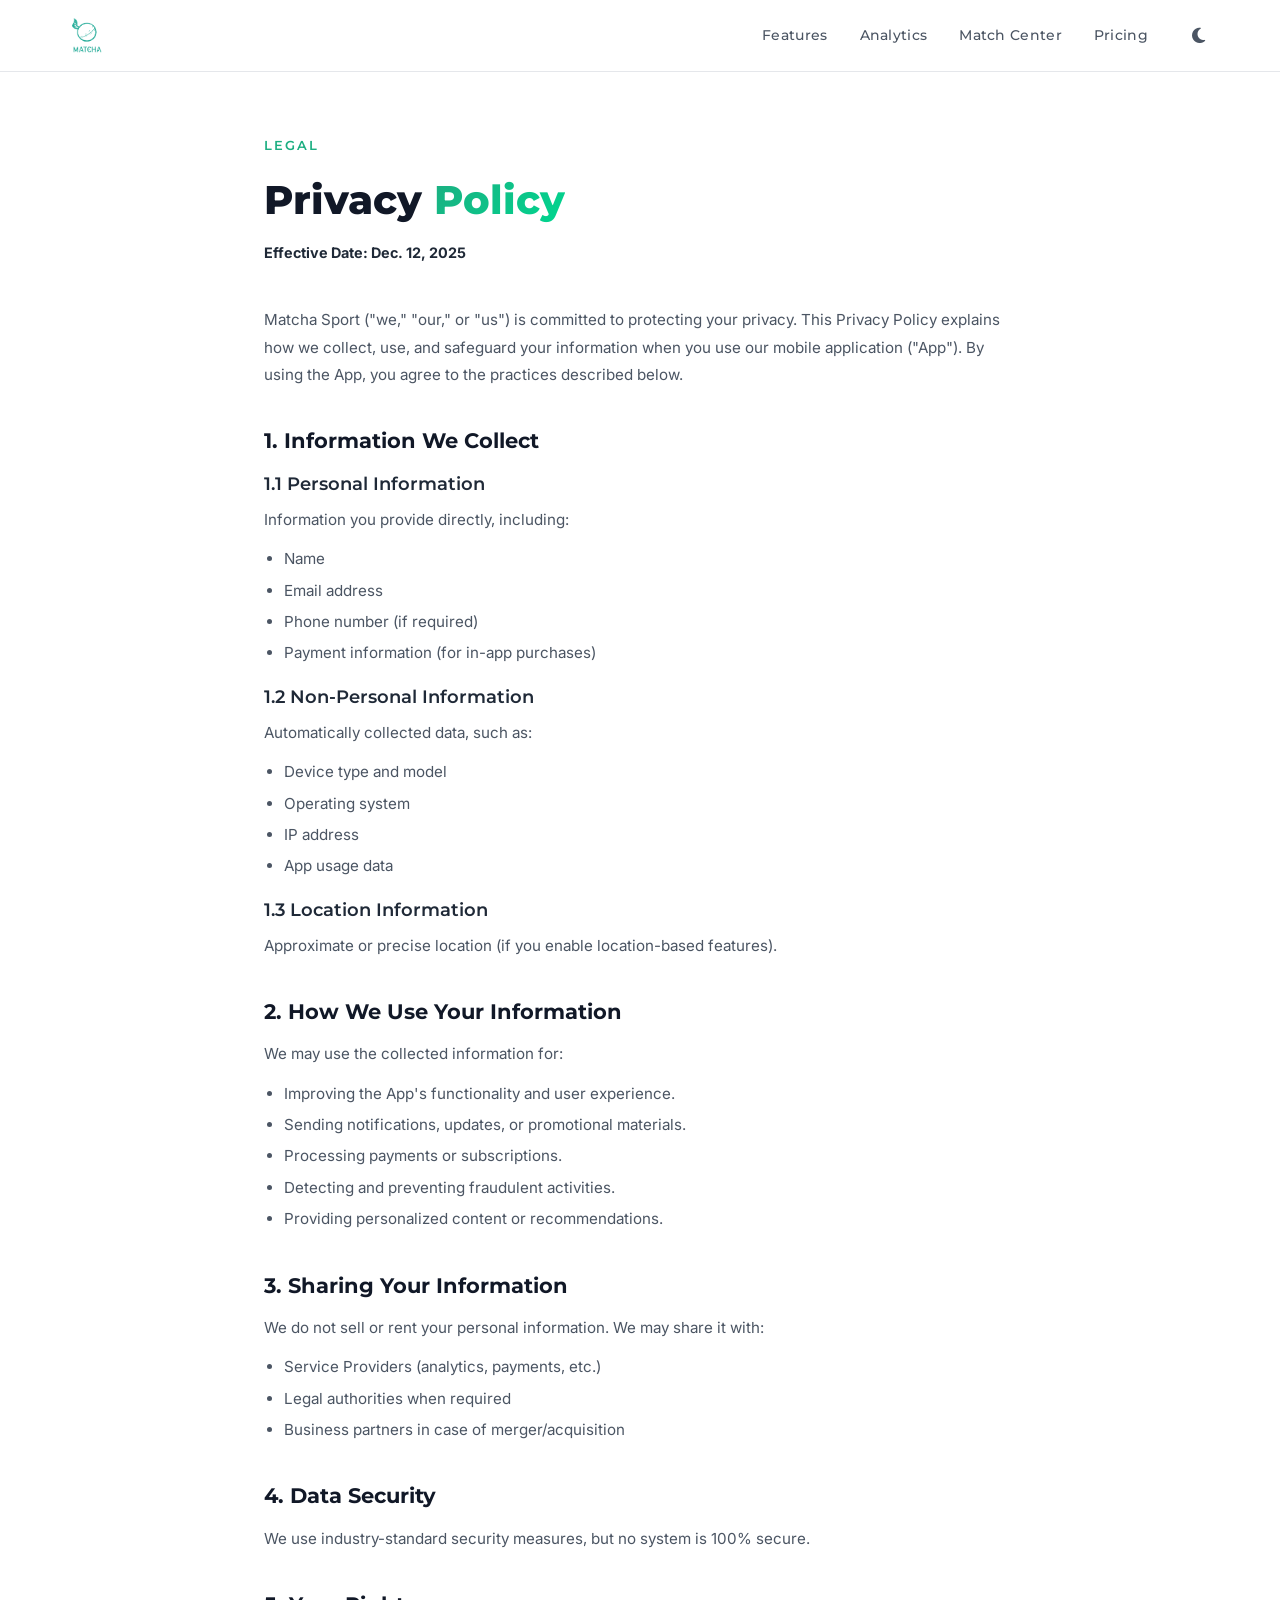
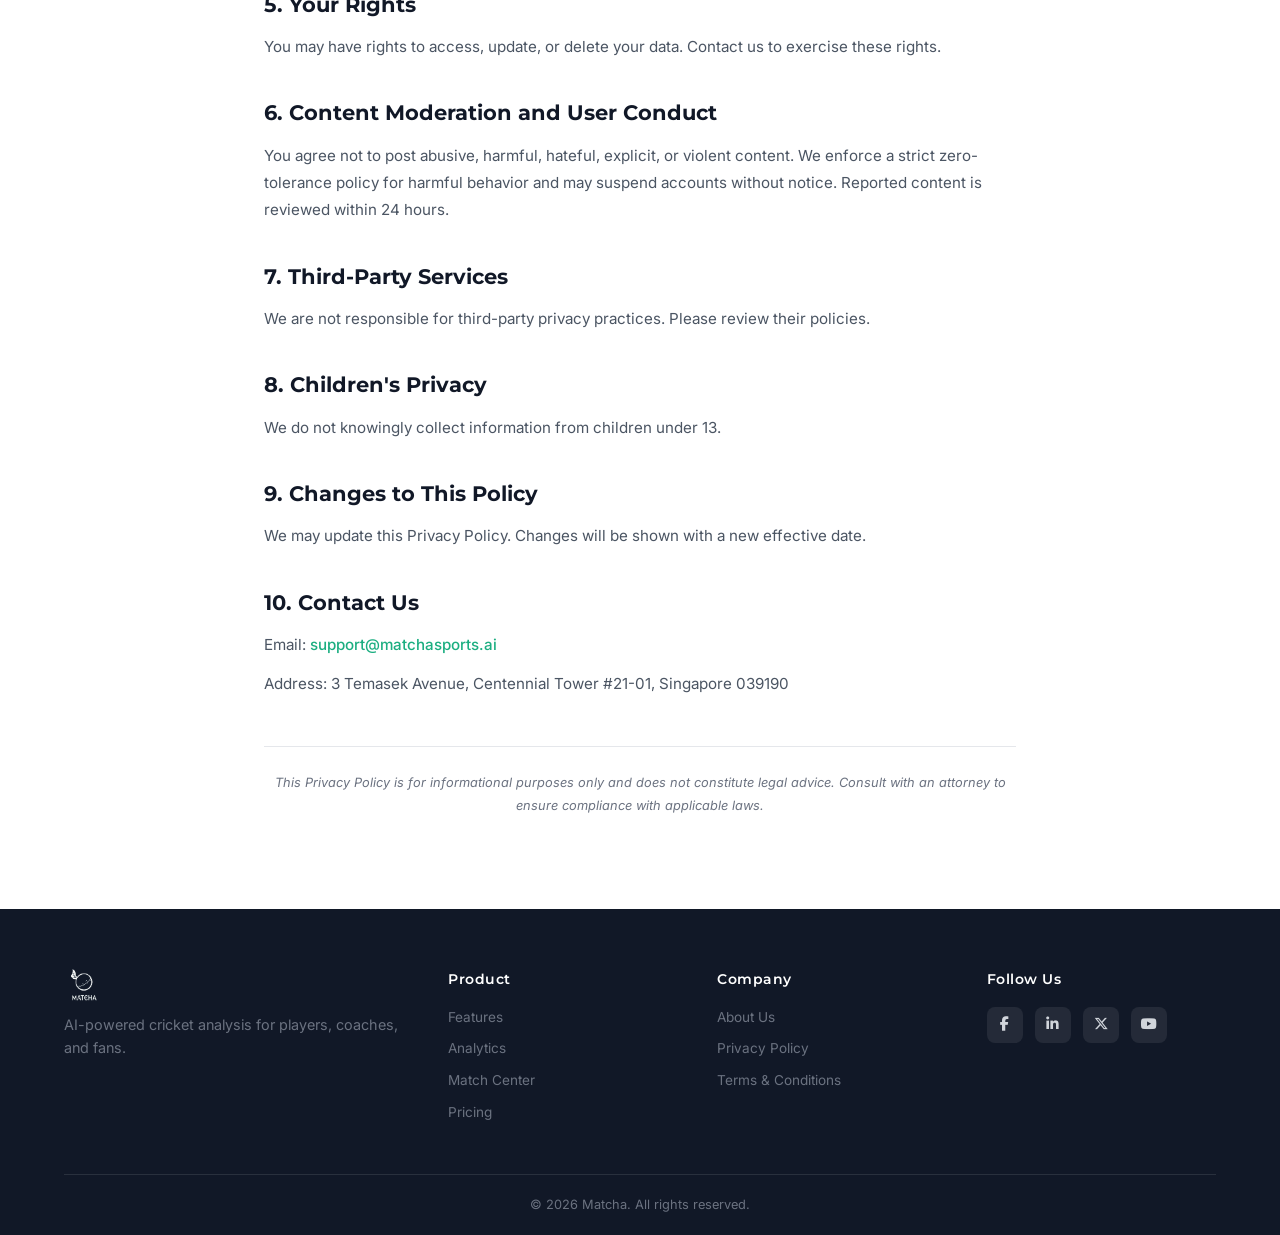
<file: privacypolicy.html>
<!DOCTYPE html>
<html lang="en">

<head>
  <meta charset="UTF-8" />
  <meta name="viewport" content="width=device-width, initial-scale=1.0" />
  <meta name="description" content="Matcha Privacy Policy - How we handle your data and protect your privacy." />
  <meta name="theme-color" content="#1cae81" media="(prefers-color-scheme: light)" />
  <meta name="theme-color" content="#0f1117" media="(prefers-color-scheme: dark)" />

  <link rel="icon" type="image/png" sizes="32x32" href="./favicon.png" />
  <link rel="apple-touch-icon" sizes="180x180" href="./apple-touch-icon.png" />

  <link rel="stylesheet" href="./style.css" />
  <link rel="stylesheet" href="https://cdnjs.cloudflare.com/ajax/libs/font-awesome/6.5.0/css/all.min.css" />
  <link href="https://fonts.googleapis.com/css2?family=Montserrat:wght@400;500;600;700;800&family=Inter:wght@300;400;500;600&display=swap" rel="stylesheet" />
  <title>Privacy Policy - Matcha Cricket</title>
  <script>
    (function(){var t=localStorage.getItem('theme');if(t==='dark'||(t==null&&window.matchMedia('(prefers-color-scheme: dark)').matches))document.documentElement.setAttribute('data-theme','dark')})();
  </script>
</head>

<body>
  <!-- NAVBAR -->
  <header class="navbar" id="navbar">
    <div class="nav-container">
      <a href="./" class="nav-logo">
        <img src="./assets/newlogo.png?v=3" alt="Matcha" />
      </a>

      <button class="nav-toggle" id="nav-toggle" aria-label="Toggle menu">
        <span></span>
        <span></span>
        <span></span>
      </button>

      <nav class="nav-menu" id="nav-menu">
        <a href="./#features">Features</a>
        <a href="./#analytics">Analytics</a>
        <a href="./#match-center">Match Center</a>
        <a href="./#pricing">Pricing</a>
        <button class="theme-toggle" id="theme-toggle" aria-label="Toggle dark mode">
          <i class="fas fa-moon"></i>
          <i class="fas fa-sun"></i>
        </button>
        <!-- <a href="./#download" class="nav-cta">Download App</a> -->
      </nav>
    </div>
  </header>

  <!-- PRIVACY POLICY CONTENT -->
  <section class="content-page">
    <div class="section-container">
      <span class="section-tag">Legal</span>
      <h1>Privacy <span class="text-gradient">Policy</span></h1>
      <p class="content-subtitle"><strong>Effective Date: Dec. 12, 2025</strong></p>

      <p>Matcha Sport ("we," "our," or "us") is committed to protecting your privacy. This Privacy Policy explains how we collect, use, and safeguard your information when you use our mobile application ("App"). By using the App, you agree to the practices described below.</p>

      <h2>1. Information We Collect</h2>

      <h3>1.1 Personal Information</h3>
      <p>Information you provide directly, including:</p>
      <ul>
        <li>Name</li>
        <li>Email address</li>
        <li>Phone number (if required)</li>
        <li>Payment information (for in-app purchases)</li>
      </ul>

      <h3>1.2 Non-Personal Information</h3>
      <p>Automatically collected data, such as:</p>
      <ul>
        <li>Device type and model</li>
        <li>Operating system</li>
        <li>IP address</li>
        <li>App usage data</li>
      </ul>

      <h3>1.3 Location Information</h3>
      <p>Approximate or precise location (if you enable location-based features).</p>

      <h2>2. How We Use Your Information</h2>
      <p>We may use the collected information for:</p>
      <ul>
        <li>Improving the App's functionality and user experience.</li>
        <li>Sending notifications, updates, or promotional materials.</li>
        <li>Processing payments or subscriptions.</li>
        <li>Detecting and preventing fraudulent activities.</li>
        <li>Providing personalized content or recommendations.</li>
      </ul>

      <h2>3. Sharing Your Information</h2>
      <p>We do not sell or rent your personal information. We may share it with:</p>
      <ul>
        <li>Service Providers (analytics, payments, etc.)</li>
        <li>Legal authorities when required</li>
        <li>Business partners in case of merger/acquisition</li>
      </ul>

      <h2>4. Data Security</h2>
      <p>We use industry-standard security measures, but no system is 100% secure.</p>

      <h2>5. Your Rights</h2>
      <p>You may have rights to access, update, or delete your data. Contact us to exercise these rights.</p>

      <h2>6. Content Moderation and User Conduct</h2>
      <p>You agree not to post abusive, harmful, hateful, explicit, or violent content. We enforce a strict zero-tolerance policy for harmful behavior and may suspend accounts without notice. Reported content is reviewed within 24 hours.</p>

      <h2>7. Third-Party Services</h2>
      <p>We are not responsible for third-party privacy practices. Please review their policies.</p>

      <h2>8. Children's Privacy</h2>
      <p>We do not knowingly collect information from children under 13.</p>

      <h2>9. Changes to This Policy</h2>
      <p>We may update this Privacy Policy. Changes will be shown with a new effective date.</p>

      <h2>10. Contact Us</h2>
      <p>Email: <a href="mailto:support@matchasports.ai">support@matchasports.ai</a></p>
      <p>Address: 3 Temasek Avenue, Centennial Tower #21-01, Singapore 039190</p>

      <p class="content-note">This Privacy Policy is for informational purposes only and does not constitute legal advice. Consult with an attorney to ensure compliance with applicable laws.</p>
    </div>
  </section>

  <!-- FOOTER -->
  <footer class="footer">
    <div class="footer-container">
      <div class="footer-top">
        <div class="footer-brand">
          <a href="./" class="footer-logo">
            <img src="./assets/newlogo.png?v=3" alt="Matcha" />
          </a>
          <p>AI-powered cricket analysis for players, coaches, and fans.</p>
        </div>

        <div class="footer-links-group">
          <h4>Product</h4>
          <a href="./#features">Features</a>
          <a href="./#analytics">Analytics</a>
          <a href="./#match-center">Match Center</a>
          <a href="./#pricing">Pricing</a>
        </div>

        <div class="footer-links-group">
          <h4>Company</h4>
          <a href="about.html">About Us</a>
          <a href="privacypolicy.html">Privacy Policy</a>
          <a href="terms&conditions.html">Terms & Conditions</a>
        </div>

        <div class="footer-links-group">
          <h4>Follow Us</h4>
          <div class="footer-social">
            <a href="https://www.facebook.com/cricalgorithmics" target="_blank" rel="noopener" aria-label="Facebook"><i class="fab fa-facebook-f"></i></a>
            <a href="https://www.linkedin.com/company/tvconal/" target="_blank" rel="noopener" aria-label="LinkedIn"><i class="fab fa-linkedin-in"></i></a>
            <a href="https://x.com/tvconal" target="_blank" rel="noopener" aria-label="X"><i class="fab fa-x-twitter"></i></a>
            <a href="https://www.youtube.com/channel/UCHox09Cv3_SWy7SJYuKof7A" target="_blank" rel="noopener" aria-label="YouTube"><i class="fab fa-youtube"></i></a>
          </div>
        </div>
      </div>

      <div class="footer-bottom">
        <p>&copy; 2026 Matcha. All rights reserved.</p>
      </div>
    </div>
  </footer>

  <script src="./js/main.js"></script>
</body>

</html>
</file>
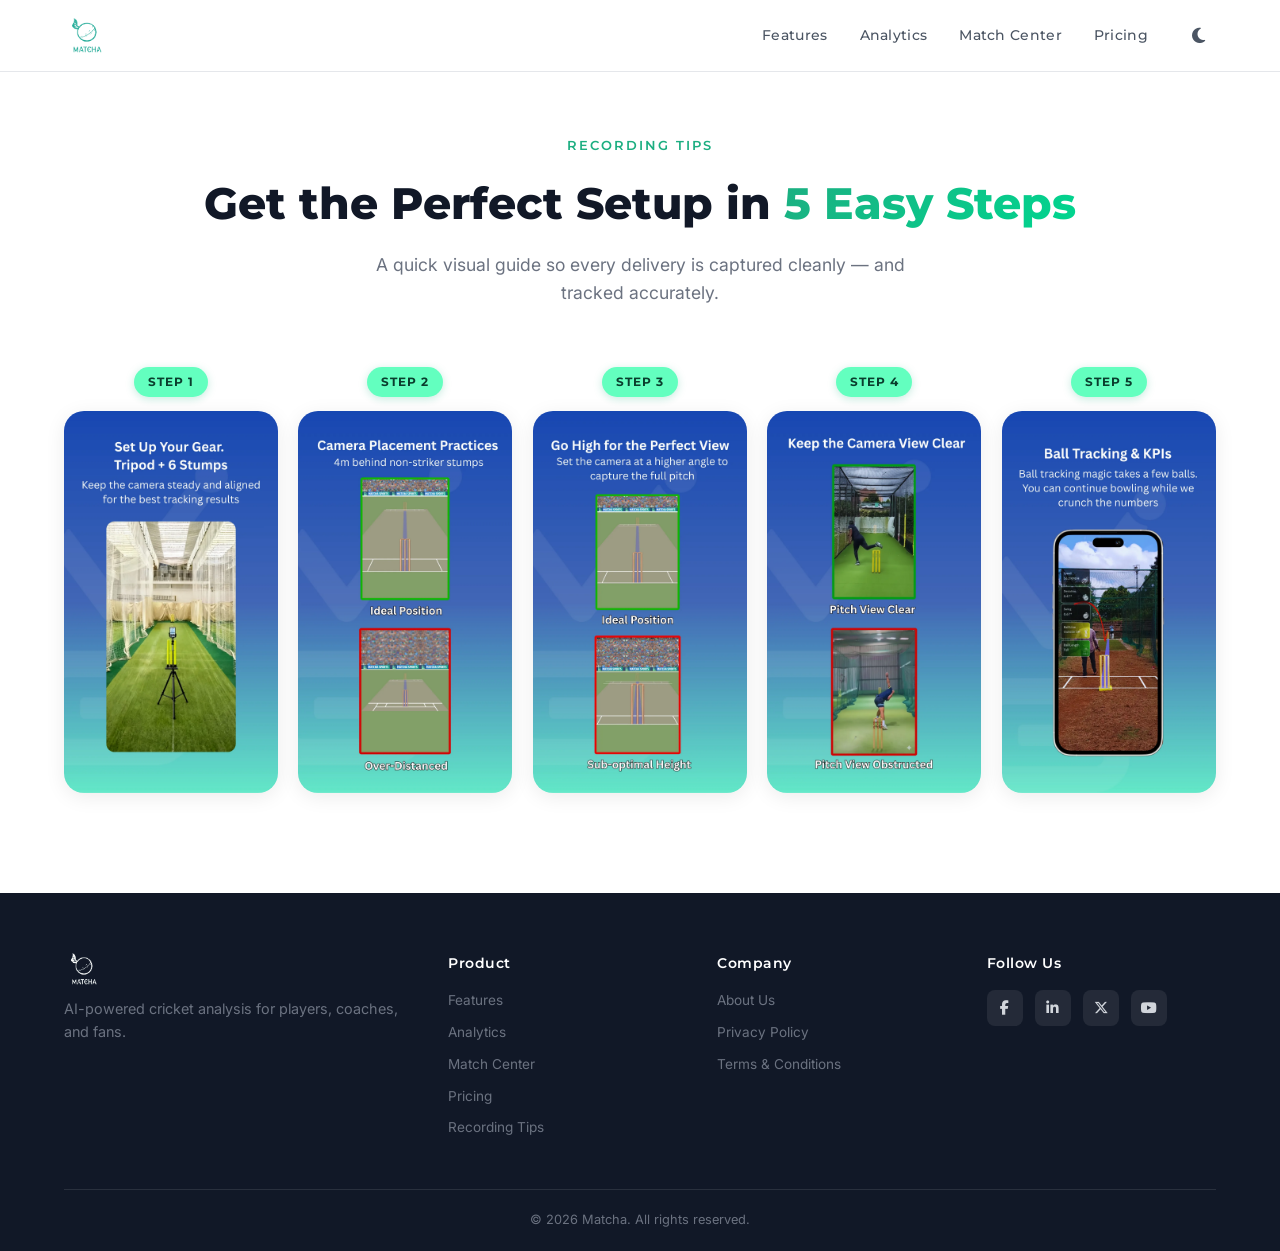
<file: recording-tips.html>
<!DOCTYPE html>
<html lang="en">

<head>
  <meta charset="UTF-8" />
  <meta name="viewport" content="width=device-width, initial-scale=1.0" />
  <meta name="description" content="Matcha recording tips — set up your camera and tripod for accurate ball tracking and KPIs." />
  <meta name="theme-color" content="#1cae81" media="(prefers-color-scheme: light)" />
  <meta name="theme-color" content="#0f1117" media="(prefers-color-scheme: dark)" />

  <link rel="icon" type="image/png" sizes="32x32" href="./favicon.png" />
  <link rel="apple-touch-icon" sizes="180x180" href="./apple-touch-icon.png" />

  <link rel="stylesheet" href="./style.css" />
  <link rel="stylesheet" href="https://cdnjs.cloudflare.com/ajax/libs/font-awesome/6.5.0/css/all.min.css" />
  <link href="https://fonts.googleapis.com/css2?family=Montserrat:wght@400;500;600;700;800&family=Inter:wght@300;400;500;600&display=swap" rel="stylesheet" />
  <title>Recording Tips - Matcha Cricket</title>
  <script>
    (function(){var t=localStorage.getItem('theme');if(t==='dark'||(t==null&&window.matchMedia('(prefers-color-scheme: dark)').matches))document.documentElement.setAttribute('data-theme','dark')})();
  </script>
</head>

<body>
  <!-- NAVBAR -->
  <header class="navbar" id="navbar">
    <div class="nav-container">
      <a href="./" class="nav-logo">
        <img src="./assets/newlogo.png?v=3" alt="Matcha" />
      </a>

      <button class="nav-toggle" id="nav-toggle" aria-label="Toggle menu">
        <span></span>
        <span></span>
        <span></span>
      </button>

      <nav class="nav-menu" id="nav-menu">
        <a href="./#features">Features</a>
        <a href="./#analytics">Analytics</a>
        <a href="./#match-center">Match Center</a>
        <a href="./#pricing">Pricing</a>
        <button class="theme-toggle" id="theme-toggle" aria-label="Toggle dark mode">
          <i class="fas fa-moon"></i>
          <i class="fas fa-sun"></i>
        </button>
      </nav>
    </div>
  </header>

  <!-- RECORDING SETUP GUIDE -->
  <section id="recording-guide" class="recording-guide recording-guide-page">
    <div class="section-container">
      <div class="section-header scroll-reveal">
        <span class="section-tag">Recording Tips</span>
        <h1>Get the Perfect Setup in <span class="text-gradient">5 Easy Steps</span></h1>
        <p>A quick visual guide so every delivery is captured cleanly &mdash; and tracked accurately.</p>
        <!-- <p class="recording-support-link">Click <a href="./customer-support/">here</a> to learn how to set up your camera better.</p> -->
      </div>

      <div class="recording-rail" role="list" data-scroll-reveal-group>
        <figure class="recording-card" role="listitem">
          <span class="recording-step">Step 1</span>
          <img
            src="./assets/recording-guide/01-tripod-stumps.webp"
            alt="Set up your gear: a tripod with 6 stumps. Keep the camera steady and aligned for the best tracking results."
            width="1080" height="1920" loading="lazy" decoding="async" />
        </figure>

        <figure class="recording-card" role="listitem">
          <span class="recording-step">Step 2</span>
          <img
            src="./assets/recording-guide/02-camera-placement.webp"
            alt="Camera placement: position the camera 4 metres behind the non-striker stumps. Closer is the ideal position; farther is over-distanced."
            width="1080" height="1920" loading="lazy" decoding="async" />
        </figure>

        <figure class="recording-card" role="listitem">
          <span class="recording-step">Step 3</span>
          <img
            src="./assets/recording-guide/03-camera-height.webp"
            alt="Go high for the perfect view: set the camera at a higher angle to capture the full pitch. Low angles give a sub-optimal view."
            width="1080" height="1920" loading="lazy" decoding="async" />
        </figure>

        <figure class="recording-card" role="listitem">
          <span class="recording-step">Step 4</span>
          <img
            src="./assets/recording-guide/04-clear-view.webp"
            alt="Keep the camera view clear: an unobstructed pitch view is ideal. Avoid blocked or partially obstructed pitch views."
            width="1080" height="1920" loading="lazy" decoding="async" />
        </figure>

        <figure class="recording-card" role="listitem">
          <span class="recording-step">Step 5</span>
          <img
            src="./assets/recording-guide/05-ball-tracking.webp"
            alt="Ball tracking and KPIs: ball-tracking magic takes a few balls. You can continue bowling while we crunch the numbers."
            width="1080" height="1920" loading="lazy" decoding="async" />
        </figure>
      </div>
    </div>
  </section>

  <!-- FOOTER -->
  <footer class="footer">
    <div class="footer-container">
      <div class="footer-top">
        <div class="footer-brand">
          <a href="./" class="footer-logo">
            <img src="./assets/newlogo.png?v=3" alt="Matcha" />
          </a>
          <p>AI-powered cricket analysis for players, coaches, and fans.</p>
        </div>

        <div class="footer-links-group">
          <h4>Product</h4>
          <a href="./#features">Features</a>
          <a href="./#analytics">Analytics</a>
          <a href="./#match-center">Match Center</a>
          <a href="./#pricing">Pricing</a>
          <a href="recording-tips.html">Recording Tips</a>
        </div>

        <div class="footer-links-group">
          <h4>Company</h4>
          <a href="about.html">About Us</a>
          <a href="privacypolicy.html">Privacy Policy</a>
          <a href="terms&conditions.html">Terms & Conditions</a>
        </div>

        <div class="footer-links-group">
          <h4>Follow Us</h4>
          <div class="footer-social">
            <a href="https://www.facebook.com/cricalgorithmics" target="_blank" rel="noopener" aria-label="Facebook"><i class="fab fa-facebook-f"></i></a>
            <a href="https://www.linkedin.com/company/tvconal/" target="_blank" rel="noopener" aria-label="LinkedIn"><i class="fab fa-linkedin-in"></i></a>
            <a href="https://x.com/tvconal" target="_blank" rel="noopener" aria-label="X"><i class="fab fa-x-twitter"></i></a>
            <a href="https://www.youtube.com/channel/UCHox09Cv3_SWy7SJYuKof7A" target="_blank" rel="noopener" aria-label="YouTube"><i class="fab fa-youtube"></i></a>
          </div>
        </div>
      </div>

      <div class="footer-bottom">
        <p>&copy; 2026 Matcha. All rights reserved.</p>
      </div>
    </div>
  </footer>

  <script src="./js/main.js"></script>
</body>

</html>
</file>
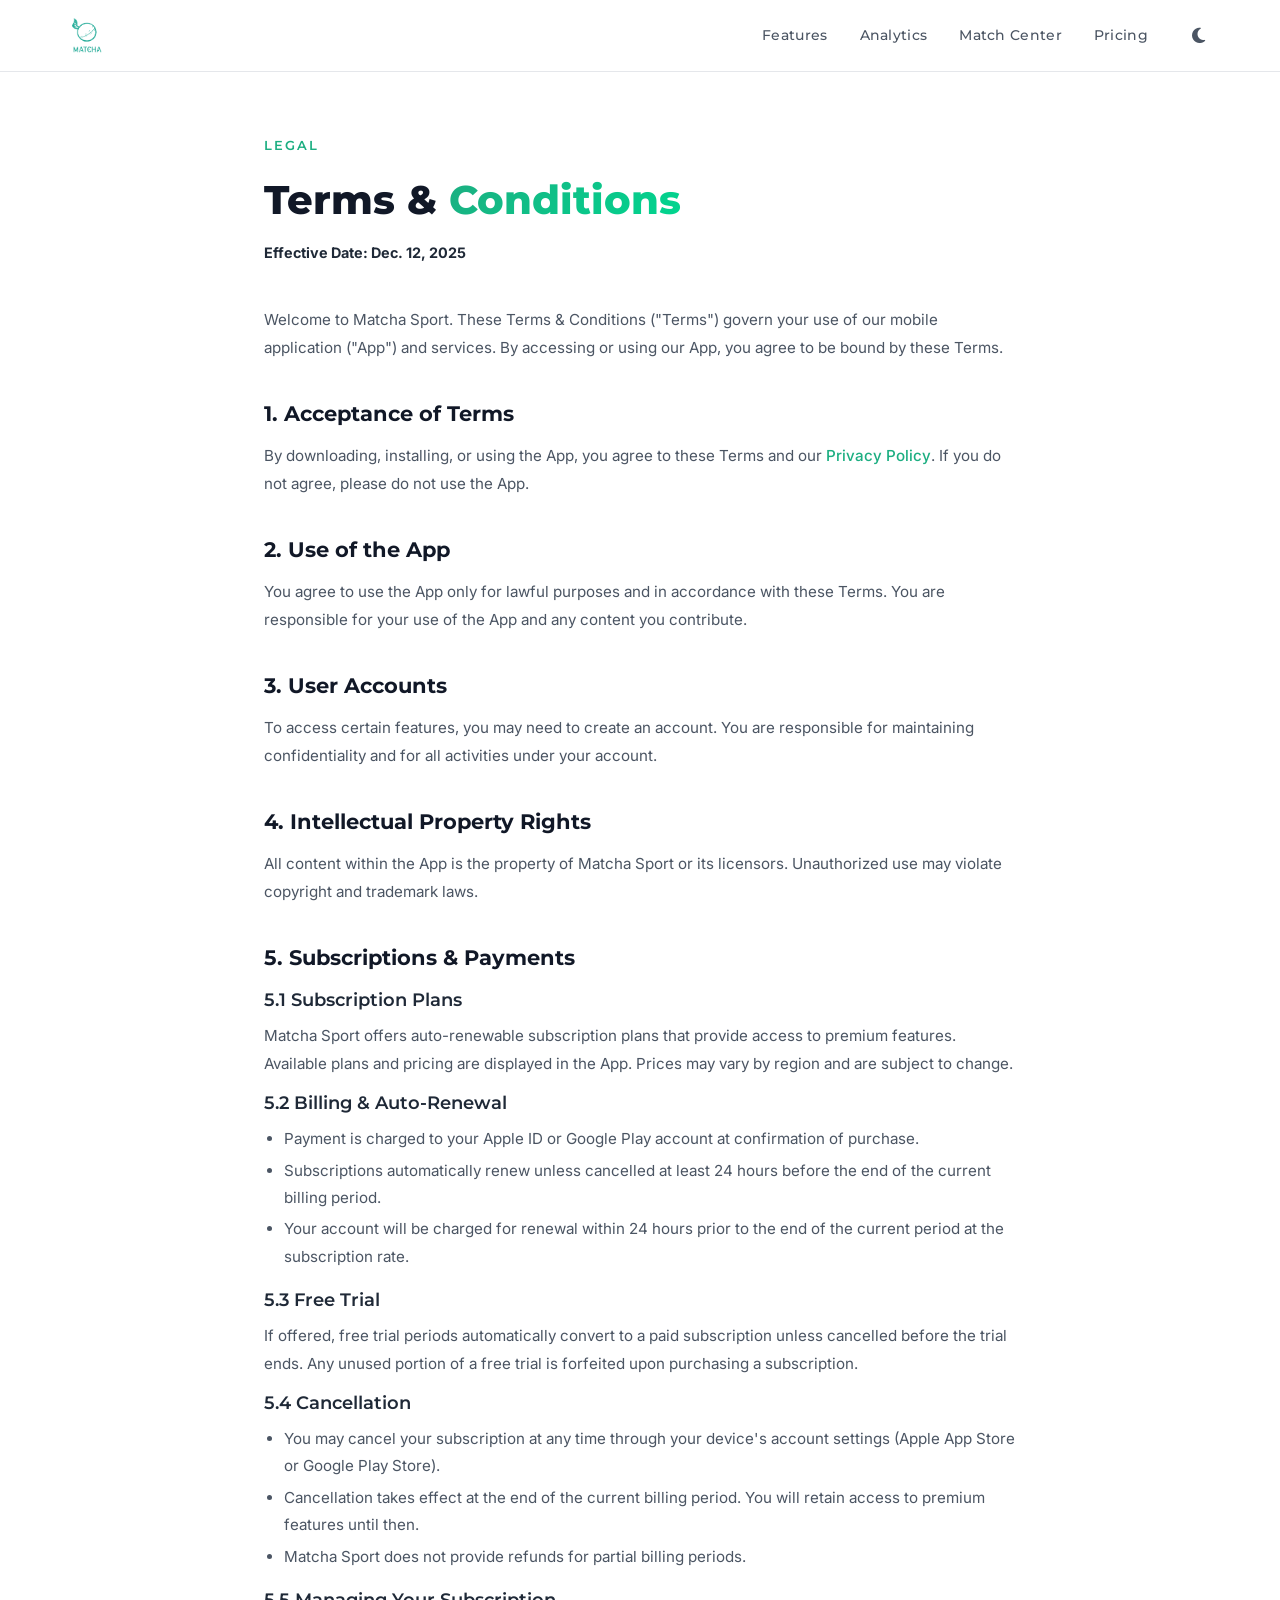
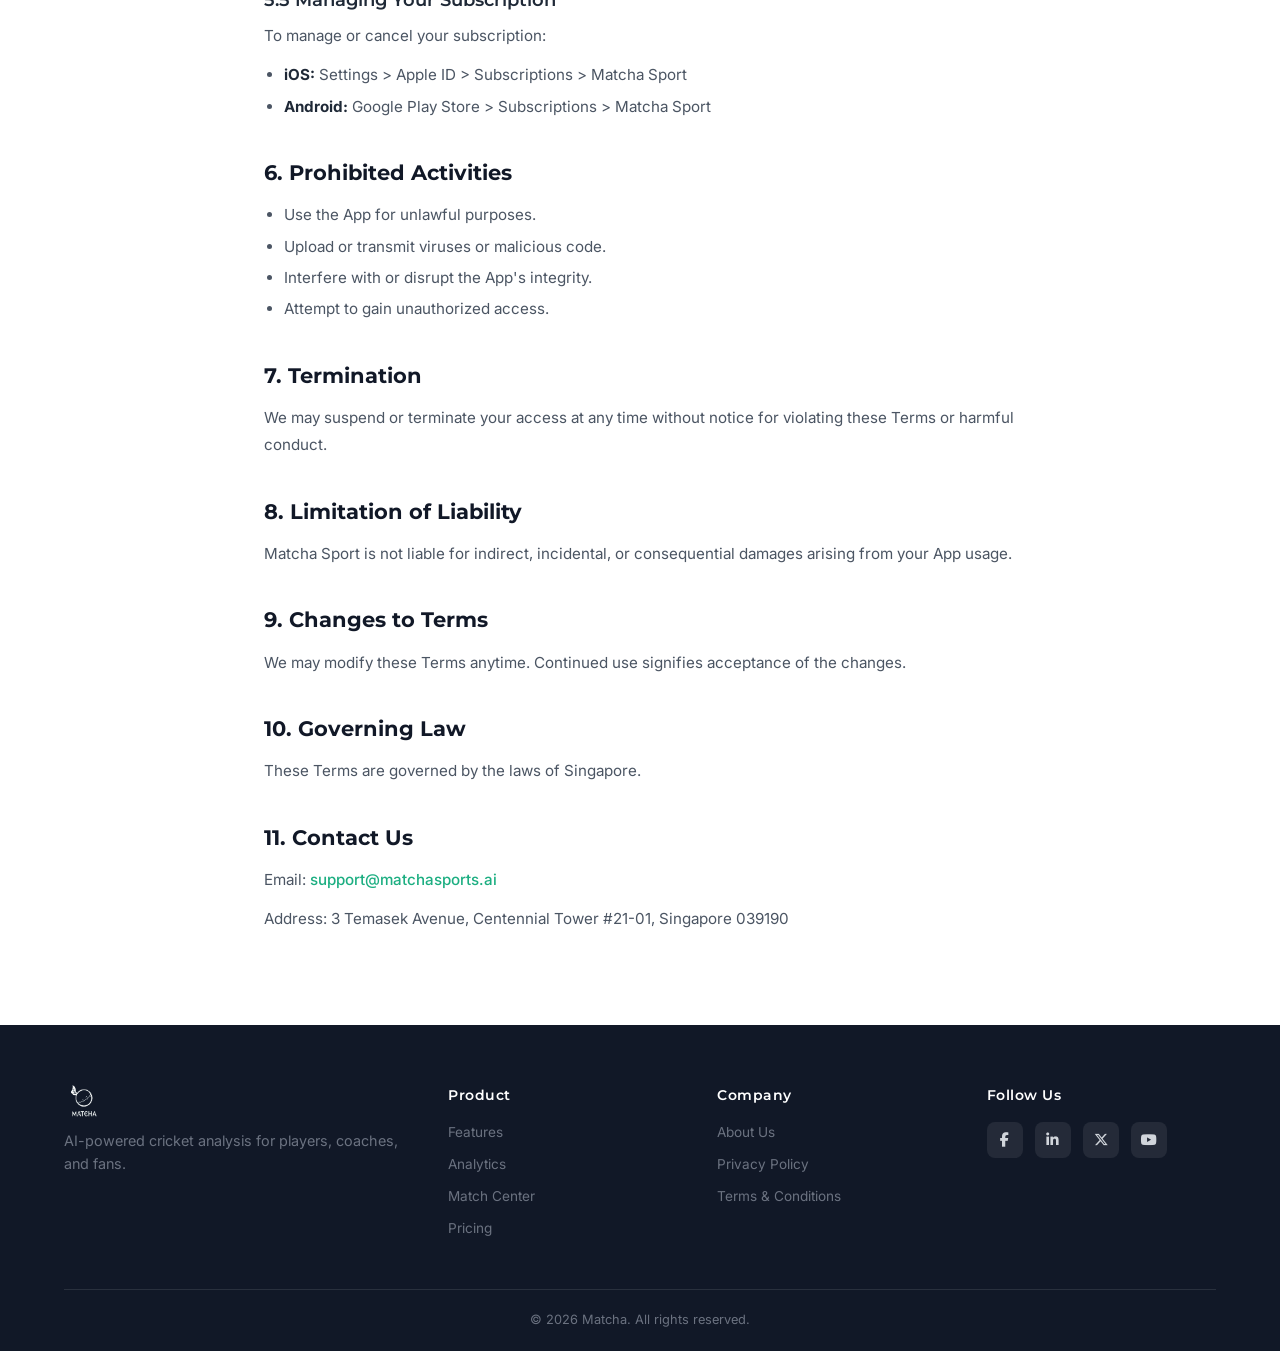
<file: terms&conditions.html>
<!DOCTYPE html>
<html lang="en">

<head>
  <meta charset="UTF-8" />
  <meta name="viewport" content="width=device-width, initial-scale=1.0" />
  <meta name="description" content="Matcha Terms & Conditions - Service agreement for using the Matcha Sport app." />
  <meta name="theme-color" content="#1cae81" media="(prefers-color-scheme: light)" />
  <meta name="theme-color" content="#0f1117" media="(prefers-color-scheme: dark)" />

  <link rel="icon" type="image/png" sizes="32x32" href="./favicon.png" />
  <link rel="apple-touch-icon" sizes="180x180" href="./apple-touch-icon.png" />

  <link rel="stylesheet" href="./style.css" />
  <link rel="stylesheet" href="https://cdnjs.cloudflare.com/ajax/libs/font-awesome/6.5.0/css/all.min.css" />
  <link href="https://fonts.googleapis.com/css2?family=Montserrat:wght@400;500;600;700;800&family=Inter:wght@300;400;500;600&display=swap" rel="stylesheet" />
  <title>Terms & Conditions - Matcha Cricket</title>
  <script>
    (function(){var t=localStorage.getItem('theme');if(t==='dark'||(t==null&&window.matchMedia('(prefers-color-scheme: dark)').matches))document.documentElement.setAttribute('data-theme','dark')})();
  </script>
</head>

<body>
  <!-- NAVBAR -->
  <header class="navbar" id="navbar">
    <div class="nav-container">
      <a href="./" class="nav-logo">
        <img src="./assets/newlogo.png?v=3" alt="Matcha" />
      </a>

      <button class="nav-toggle" id="nav-toggle" aria-label="Toggle menu">
        <span></span>
        <span></span>
        <span></span>
      </button>

      <nav class="nav-menu" id="nav-menu">
        <a href="./#features">Features</a>
        <a href="./#analytics">Analytics</a>
        <a href="./#match-center">Match Center</a>
        <a href="./#pricing">Pricing</a>
        <button class="theme-toggle" id="theme-toggle" aria-label="Toggle dark mode">
          <i class="fas fa-moon"></i>
          <i class="fas fa-sun"></i>
        </button>
        <!-- <a href="./#download" class="nav-cta">Download App</a> -->
      </nav>
    </div>
  </header>

  <!-- TERMS CONTENT -->
  <section class="content-page">
    <div class="section-container">
      <span class="section-tag">Legal</span>
      <h1>Terms & <span class="text-gradient">Conditions</span></h1>
      <p class="content-subtitle"><strong>Effective Date: Dec. 12, 2025</strong></p>

      <p>Welcome to Matcha Sport. These Terms & Conditions ("Terms") govern your use of our mobile application ("App") and services. By accessing or using our App, you agree to be bound by these Terms.</p>

      <h2>1. Acceptance of Terms</h2>
      <p>By downloading, installing, or using the App, you agree to these Terms and our <a href="./privacy-policy/">Privacy Policy</a>. If you do not agree, please do not use the App.</p>

      <h2>2. Use of the App</h2>
      <p>You agree to use the App only for lawful purposes and in accordance with these Terms. You are responsible for your use of the App and any content you contribute.</p>

      <h2>3. User Accounts</h2>
      <p>To access certain features, you may need to create an account. You are responsible for maintaining confidentiality and for all activities under your account.</p>

      <h2>4. Intellectual Property Rights</h2>
      <p>All content within the App is the property of Matcha Sport or its licensors. Unauthorized use may violate copyright and trademark laws.</p>

      <h2>5. Subscriptions & Payments</h2>

      <h3>5.1 Subscription Plans</h3>
      <p>Matcha Sport offers auto-renewable subscription plans that provide access to premium features. Available plans and pricing are displayed in the App. Prices may vary by region and are subject to change.</p>

      <h3>5.2 Billing & Auto-Renewal</h3>
      <ul>
        <li>Payment is charged to your Apple ID or Google Play account at confirmation of purchase.</li>
        <li>Subscriptions automatically renew unless cancelled at least 24 hours before the end of the current billing period.</li>
        <li>Your account will be charged for renewal within 24 hours prior to the end of the current period at the subscription rate.</li>
      </ul>

      <h3>5.3 Free Trial</h3>
      <p>If offered, free trial periods automatically convert to a paid subscription unless cancelled before the trial ends. Any unused portion of a free trial is forfeited upon purchasing a subscription.</p>

      <h3>5.4 Cancellation</h3>
      <ul>
        <li>You may cancel your subscription at any time through your device's account settings (Apple App Store or Google Play Store).</li>
        <li>Cancellation takes effect at the end of the current billing period. You will retain access to premium features until then.</li>
        <li>Matcha Sport does not provide refunds for partial billing periods.</li>
      </ul>

      <h3>5.5 Managing Your Subscription</h3>
      <p>To manage or cancel your subscription:</p>
      <ul>
        <li><strong>iOS:</strong> Settings &gt; Apple ID &gt; Subscriptions &gt; Matcha Sport</li>
        <li><strong>Android:</strong> Google Play Store &gt; Subscriptions &gt; Matcha Sport</li>
      </ul>

      <h2>6. Prohibited Activities</h2>
      <ul>
        <li>Use the App for unlawful purposes.</li>
        <li>Upload or transmit viruses or malicious code.</li>
        <li>Interfere with or disrupt the App's integrity.</li>
        <li>Attempt to gain unauthorized access.</li>
      </ul>

      <h2>7. Termination</h2>
      <p>We may suspend or terminate your access at any time without notice for violating these Terms or harmful conduct.</p>

      <h2>8. Limitation of Liability</h2>
      <p>Matcha Sport is not liable for indirect, incidental, or consequential damages arising from your App usage.</p>

      <h2>9. Changes to Terms</h2>
      <p>We may modify these Terms anytime. Continued use signifies acceptance of the changes.</p>

      <h2>10. Governing Law</h2>
      <p>These Terms are governed by the laws of Singapore.</p>

      <h2>11. Contact Us</h2>
      <p>Email: <a href="mailto:support@matchasports.ai">support@matchasports.ai</a></p>
      <p>Address: 3 Temasek Avenue, Centennial Tower #21-01, Singapore 039190</p>
    </div>
  </section>

  <!-- FOOTER -->
  <footer class="footer">
    <div class="footer-container">
      <div class="footer-top">
        <div class="footer-brand">
          <a href="./" class="footer-logo">
            <img src="./assets/newlogo.png?v=3" alt="Matcha" />
          </a>
          <p>AI-powered cricket analysis for players, coaches, and fans.</p>
        </div>

        <div class="footer-links-group">
          <h4>Product</h4>
          <a href="./#features">Features</a>
          <a href="./#analytics">Analytics</a>
          <a href="./#match-center">Match Center</a>
          <a href="./#pricing">Pricing</a>
        </div>

        <div class="footer-links-group">
          <h4>Company</h4>
          <a href="about.html">About Us</a>
          <a href="privacypolicy.html">Privacy Policy</a>
          <a href="terms&conditions.html">Terms & Conditions</a>
        </div>

        <div class="footer-links-group">
          <h4>Follow Us</h4>
          <div class="footer-social">
            <a href="https://www.facebook.com/cricalgorithmics" target="_blank" rel="noopener" aria-label="Facebook"><i class="fab fa-facebook-f"></i></a>
            <a href="https://www.linkedin.com/company/tvconal/" target="_blank" rel="noopener" aria-label="LinkedIn"><i class="fab fa-linkedin-in"></i></a>
            <a href="https://x.com/tvconal" target="_blank" rel="noopener" aria-label="X"><i class="fab fa-x-twitter"></i></a>
            <a href="https://www.youtube.com/channel/UCHox09Cv3_SWy7SJYuKof7A" target="_blank" rel="noopener" aria-label="YouTube"><i class="fab fa-youtube"></i></a>
          </div>
        </div>
      </div>

      <div class="footer-bottom">
        <p>&copy; 2026 Matcha. All rights reserved.</p>
      </div>
    </div>
  </footer>

  <script src="./js/main.js"></script>
</body>

</html>
</file>
<file: style.css>
/* ===== CSS Variables ===== */
:root {
  --green: #1cae81;
  --green-dark: #158f6a;
  --green-light: #e6faf4;
  --green-glow: rgba(28, 174, 129, 0.15);
  --accent: #63ffbf;

  --white: #ffffff;
  --gray-50: #f9fafb;
  --gray-100: #f3f4f6;
  --gray-200: #e5e7eb;
  --gray-300: #d1d5db;
  --gray-500: #6b7280;
  --gray-600: #4b5563;
  --gray-700: #374151;
  --gray-800: #1f2937;
  --gray-900: #111827;

  --font-heading: 'Montserrat', sans-serif;
  --font-body: 'Inter', sans-serif;

  --nav-h: 72px;
  --radius: 12px;
  --radius-lg: 20px;
  --shadow-sm: 0 1px 3px rgba(0,0,0,0.06);
  --shadow-md: 0 4px 20px rgba(0,0,0,0.08);
  --shadow-lg: 0 8px 40px rgba(0,0,0,0.12);
  --transition: 0.3s ease;
  /* Wētā-style scroll reveals: soft deceleration */
  --ease-weta: cubic-bezier(0.16, 1, 0.3, 1);
  /* Reload splash accent (swap if Khoi supplies final token) */
  --splash-green: #1cae81;
}

/* ===== Page loader (Wētā FX–style: wetafx.co.nz critical.css timings) ===== */
body.page-loading {
  overflow: hidden;
}

/* Same stack as .preloader / .preloader__bg on Wētā */
.page-loader {
  position: fixed;
  inset: 0;
  z-index: 2147483647;
  overflow: visible;
  transition: opacity 0.85s cubic-bezier(0.86, 0, 0.07, 1),
    visibility 0.85s cubic-bezier(0.86, 0, 0.07, 1);
}

.page-loader__bg {
  position: absolute;
  top: 0;
  left: 0;
  width: 100%;
  height: 100%;
  display: flex;
  align-items: center;
  justify-content: center;
  overflow: visible;
  background-color: #111;
}

.page-loader__ambient {
  position: absolute;
  inset: 0;
  z-index: 0;
  pointer-events: none;
  opacity: 0;
  overflow: visible;
  transition: opacity 0.55s var(--ease-weta);
}

.page-loader--show-grid .page-loader__ambient {
  opacity: 1;
}

/* Oversized circle so radial fades before viewport edge — avoids top/bottom clipping */
.page-loader__glow-ring {
  position: absolute;
  left: 50%;
  top: 50%;
  width: min(160vmin, 2000px);
  height: min(160vmin, 2000px);
  transform: translate(-50%, -50%);
  z-index: 0;
  pointer-events: none;
  background: radial-gradient(
    circle at 50% 50%,
    color-mix(in srgb, var(--splash-green) 42%, transparent) 0%,
    color-mix(in srgb, var(--splash-green) 12%, transparent) 38%,
    transparent 68%
  );
}

.page-loader__vlines-layer {
  position: absolute;
  inset: 0;
  z-index: 1;
  pointer-events: none;
  background-image: linear-gradient(
      90deg,
      transparent 0,
      transparent calc(25% - 0.5px),
      rgba(28, 174, 129, 0.24) calc(25% - 0.5px),
      rgba(28, 174, 129, 0.24) calc(25% + 0.5px),
      transparent calc(25% + 0.5px)
    ),
    linear-gradient(
      90deg,
      transparent 0,
      transparent calc(75% - 0.5px),
      rgba(28, 174, 129, 0.24) calc(75% - 0.5px),
      rgba(28, 174, 129, 0.24) calc(75% + 0.5px),
      transparent calc(75% + 0.5px)
    );
}

/* Center line: full-width 1px at 50%; mask fades it in the vertical middle (logo + glow) */
.page-loader__vline-center {
  position: absolute;
  inset: 0;
  z-index: 1;
  pointer-events: none;
  background: linear-gradient(
    90deg,
    transparent 0,
    transparent calc(50% - 0.5px),
    rgba(28, 174, 129, 0.28) calc(50% - 0.5px),
    rgba(28, 174, 129, 0.28) calc(50% + 0.5px),
    transparent calc(50% + 0.5px)
  );
  -webkit-mask-image: linear-gradient(
    to bottom,
    #000 0%,
    #000 24%,
    transparent 38%,
    transparent 62%,
    #000 76%,
    #000 100%
  );
  mask-image: linear-gradient(
    to bottom,
    #000 0%,
    #000 24%,
    transparent 38%,
    transparent 62%,
    #000 76%,
    #000 100%
  );
  -webkit-mask-size: 100% 100%;
  mask-size: 100% 100%;
}

.page-loader__stage {
  position: relative;
  z-index: 3;
  width: 100px;
  height: 100px;
  flex-shrink: 0;
}

.page-loader__video {
  position: absolute;
  inset: 0;
  width: 100px;
  height: 100px;
  object-fit: contain;
  pointer-events: none;
  opacity: 1;
}

.page-loader--exiting {
  opacity: 0;
  visibility: hidden;
  pointer-events: none;
}

@media (prefers-reduced-motion: reduce) {
  .page-loader {
    transition-duration: 0.15s;
  }

  .page-loader__ambient {
    opacity: 1;
    transition: none;
  }

}

@supports not (color: color-mix(in srgb, white 50%, black)) {
  .page-loader__glow-ring {
    background: radial-gradient(
      circle at 50% 50%,
      rgba(28, 174, 129, 0.42) 0%,
      rgba(28, 174, 129, 0.12) 38%,
      transparent 68%
    );
  }

}

/* Above [data-theme="dark"] body > * { z-index: 1 } */
[data-theme="dark"] body > .page-loader {
  z-index: 2147483647;
}

/* ===== Dark Mode ===== */
[data-theme="dark"] {
  --white: #111111;
  --gray-50: #1a1d26;
  --gray-100: #22262f;
  --gray-200: #2d3240;
  --gray-300: #3d4455;
  --gray-500: #9ca3af;
  --gray-600: #b0b8c4;
  --gray-700: #d1d5db;
  --gray-800: #e5e7eb;
  --gray-900: #f3f4f6;
  --green-light: rgba(28, 174, 129, 0.12);
  --green-glow: rgba(28, 174, 129, 0.2);
  --shadow-sm: 0 1px 3px rgba(0,0,0,0.2);
  --shadow-md: 0 4px 20px rgba(0,0,0,0.3);
  --shadow-lg: 0 8px 40px rgba(0,0,0,0.4);
  /* Page-wide ambient (UE-style): tune blur / opacity / edge inset / scroll parallax in main.js */
  --ambient-blur: 100px;
  --ambient-opacity: 0.4;
  --ambient-blob-w: min(62vw, 620px);
  --ambient-blob-h: min(88vh, 760px);
  --ambient-edge-left: clamp(-46%, -280px, -16vw);
  --ambient-edge-right: clamp(-46%, -280px, -16vw);
  --ambient-y: 44%;
  --ambient-scroll-y-1: 0px;
  --ambient-scroll-y-2: 0px;
}

/* Fixed mesh wash + dual-edge green blobs (Ultimate Editors–like) */
[data-theme="dark"] body {
  position: relative;
  background-color: var(--white);
  background-image: radial-gradient(
    ellipse 130% 70% at 50% -12%,
    rgba(28, 174, 129, 0.22) 0%,
    rgba(28, 174, 129, 0.06) 38%,
    transparent 58%
  );
  background-attachment: fixed;
  background-repeat: no-repeat;
  background-size: 100% min(55vh, 480px);
  background-position: top center;
}
[data-theme="dark"] body::before,
[data-theme="dark"] body::after {
  content: "";
  position: fixed;
  pointer-events: none;
  z-index: 0;
  width: var(--ambient-blob-w);
  height: var(--ambient-blob-h);
  top: var(--ambient-y);
  border-radius: 50%;
  filter: blur(var(--ambient-blur));
  opacity: var(--ambient-opacity);
  will-change: transform;
}
[data-theme="dark"] body::before {
  left: var(--ambient-edge-left);
  transform: translateY(calc(-50% + var(--ambient-scroll-y-1, 0px)));
  background: radial-gradient(
    ellipse 88% 88% at 26% 48%,
    rgba(28, 174, 129, 0.78) 0%,
    rgba(28, 174, 129, 0.12) 42%,
    transparent 72%
  );
}
[data-theme="dark"] body::after {
  right: var(--ambient-edge-right);
  transform: translateY(calc(-50% + var(--ambient-scroll-y-2, 0px)));
  background: radial-gradient(
    ellipse 88% 88% at 74% 52%,
    rgba(28, 174, 129, 0.52) 0%,
    rgba(28, 174, 129, 0.16) 52%,
    transparent 74%
  );
}
[data-theme="dark"] body > *:not(.navbar):not(.page-loader):not(.scroll-btn) {
  position: relative;
  z-index: 1;
}

[data-theme="dark"] .navbar {
  background: var(--green);
  border-bottom: 1px solid rgba(255, 255, 255, 0.12);
  backdrop-filter: none;
  -webkit-backdrop-filter: none;
}

[data-theme="dark"] .nav-menu {
  background: transparent;
}

[data-theme="dark"] .nav-logo {
  filter: none;
  background: transparent;
  border: none;
  border-radius: 0;
  padding: 0;
}
[data-theme="dark"] .nav-logo span {
  color: #ffffff;
}

[data-theme="dark"] .nav-menu a:not(.nav-cta) {
  color: #ffffff;
}
[data-theme="dark"] .nav-menu a:not(.nav-cta):hover {
  color: rgba(255, 255, 255, 0.88);
}
[data-theme="dark"] .nav-menu a:not(.nav-cta).active {
  color: #ffffff;
  font-weight: 700;
}
[data-theme="dark"] .nav-menu a:not(.nav-cta).active::after {
  background: #ffffff;
}

[data-theme="dark"] .nav-cta {
  color: #ffffff !important;
  background: color-mix(in srgb, var(--green) 68%, #ffffff 32%) !important;
  box-shadow:
    0 0 0 1px rgba(255, 255, 255, 0.2),
    0 6px 28px rgba(255, 255, 255, 0.14);
}
[data-theme="dark"] .nav-cta:hover {
  color: #ffffff !important;
  background: color-mix(in srgb, var(--green) 52%, #ffffff 48%) !important;
  box-shadow:
    0 0 0 1px rgba(255, 255, 255, 0.26),
    0 8px 32px rgba(255, 255, 255, 0.16);
}

[data-theme="dark"] .theme-toggle {
  color: #ffffff;
}
[data-theme="dark"] .theme-toggle:hover {
  background: rgba(255, 255, 255, 0.12);
  color: #ffffff;
}

[data-theme="dark"] .nav-toggle span {
  background: #ffffff;
}

[data-theme="dark"] .hero {
  background: linear-gradient(
    180deg,
    #111111 0%,
    color-mix(in srgb, #111111 90%, var(--green) 10%) 100%
  );
  position: relative;
  isolation: isolate;
}

/* UE-style top corner glow under navbar (dark mode, page-wide) */
[data-theme="dark"] html::before,
[data-theme="dark"] html::after {
  content: "";
  position: fixed;
  top: -34px;
  width: min(40vw, 420px);
  height: min(40vw, 420px);
  pointer-events: none;
  z-index: 0;
  border-radius: 999px;
  filter: blur(86px);
  opacity: 0.55;
}
[data-theme="dark"] html::before {
  left: -12vw;
  background: radial-gradient(circle at 26% 24%, rgba(28, 174, 129, 0.8) 0%, rgba(28, 174, 129, 0.24) 40%, transparent 68%);
}
[data-theme="dark"] html::after {
  right: -12vw;
  background: radial-gradient(circle at 74% 24%, rgba(28, 174, 129, 0.74) 0%, rgba(28, 174, 129, 0.2) 44%, transparent 70%);
}

[data-theme="dark"] .phone-mockup {
  background: #000;
  box-shadow: var(--shadow-lg), 0 0 0 1px rgba(255,255,255,0.05) inset;
}

/* Match Center: dark overrides (base is light) */
[data-theme="dark"] .match-center-section {
  background: color-mix(in srgb, #000000 82%, transparent);
  color: #ffffff;
}
[data-theme="dark"] .match-center-section .section-header h2 { color: #ffffff; }
[data-theme="dark"] .match-center-section .section-header p { color: #d1d5db; }
[data-theme="dark"] .match-center-section .section-tag { color: #63ffbf; }
[data-theme="dark"] .match-card {
  background: rgba(255,255,255,0.06);
  border-color: rgba(255,255,255,0.1);
  box-shadow: none;
}
[data-theme="dark"] .match-card:hover {
  background: rgba(255,255,255,0.1);
  box-shadow: none;
}
[data-theme="dark"] .match-card-icon {
  background: rgba(28,174,129,0.15);
  color: var(--accent);
}
[data-theme="dark"] .match-card h4 { color: #ffffff; }
[data-theme="dark"] .match-card p { color: #d1d5db; }
[data-theme="dark"] .match-phones .phone-mockup-sm {
  background: #111;
}

[data-theme="dark"] .footer {
  background: color-mix(in srgb, #0a0c10 86%, transparent);
  color: #d1d5db;
}
[data-theme="dark"] .footer-logo span { color: #ffffff; }
[data-theme="dark"] .footer-links-group h4 { color: #ffffff; }
[data-theme="dark"] .footer-links-group a { color: #9ca3af; }
[data-theme="dark"] .footer-brand p { color: #9ca3af; }
[data-theme="dark"] .footer-social a { color: #d1d5db; background: rgba(255,255,255,0.08); }
[data-theme="dark"] .footer-bottom p { color: #6b7280; }

[data-theme="dark"] .modal-overlay {
  background: rgba(0,0,0,0.7);
}
[data-theme="dark"] .modal-content {
  background: var(--gray-50);
}
[data-theme="dark"] .modal-close:hover {
  background: var(--gray-200);
}

[data-theme="dark"] .form-field input,
[data-theme="dark"] .form-field textarea {
  background: var(--gray-100);
  border-color: var(--gray-200);
  color: var(--gray-800);
}

[data-theme="dark"] .download-section {
  background: linear-gradient(
    180deg,
    color-mix(in srgb, var(--gray-50) 84%, transparent) 0%,
    color-mix(in srgb, var(--white) 86%, transparent) 100%
  );
}

[data-theme="dark"] .price-coming {
  background: var(--gray-300);
}

[data-theme="dark"] .price-btn-outline {
  border-color: var(--gray-300);
  color: var(--gray-700);
}

[data-theme="dark"] .toggle-slider {
  background: var(--gray-300);
}

[data-theme="dark"] .features-section {
  background: color-mix(in srgb, #000000 84%, transparent);
}
[data-theme="dark"] .how-it-works {
  background: color-mix(in srgb, var(--gray-50) 82%, transparent);
}
[data-theme="dark"] .analytics-section {
  background: color-mix(in srgb, var(--white) 86%, transparent);
}
[data-theme="dark"] .analytics-card {
  background: rgba(255, 255, 255, 0.06);
  border-color: rgba(255, 255, 255, 0.1);
}
[data-theme="dark"] .analytics-card h4 {
  color: #ffffff;
}
[data-theme="dark"] .analytics-card p {
  color: rgba(255, 255, 255, 0.62);
}
[data-theme="dark"] .analytics-phones .phone-mockup-sm {
  background: rgba(255, 255, 255, 0.06);
}
[data-theme="dark"] .recording-guide {
  background: color-mix(in srgb, var(--white) 86%, transparent);
}
[data-theme="dark"] .profile-section {
  background: color-mix(in srgb, var(--gray-50) 82%, transparent);
}
[data-theme="dark"] .pricing-section {
  background: color-mix(in srgb, var(--white) 86%, transparent);
}

/* Dark mode toggle button */
.theme-toggle {
  width: 36px;
  height: 36px;
  display: flex;
  align-items: center;
  justify-content: center;
  border-radius: 8px;
  color: var(--gray-600);
  transition: all var(--transition);
  font-size: 1.1rem;
  cursor: pointer;
}
.theme-toggle:hover {
  background: var(--gray-100);
  color: var(--green);
}
.theme-toggle .fa-sun { display: none; }
.theme-toggle .fa-moon { display: inline-block; }
[data-theme="dark"] .theme-toggle .fa-sun { display: inline-block; }
[data-theme="dark"] .theme-toggle .fa-moon { display: none; }

/* ===== Reset ===== */
*, *::before, *::after { margin: 0; padding: 0; box-sizing: border-box; }
/* One document scrollbar: scroll the viewport on html; body must not create a second bar */
html {
  scroll-behavior: smooth;
  -webkit-font-smoothing: antialiased;
  overflow-x: hidden;
  overflow-y: auto;
}
body {
  font-family: var(--font-body);
  color: var(--gray-800);
  background: var(--white);
  line-height: 1.6;
  overflow-x: hidden;
  overflow-y: visible;
}

/* Homepage (light): fixed soft #1cae81 edge + top wash — same RGB as splash / header */
html:not([data-theme="dark"]) body.page-home {
  position: relative;
  background-color: var(--white);
  background-image:
    radial-gradient(
      ellipse 130% 70% at 50% -12%,
      rgba(28, 174, 129, 0.1) 0%,
      rgba(28, 174, 129, 0.035) 38%,
      transparent 58%
    ),
    radial-gradient(
      ellipse 95% 72% at 0% 48%,
      rgba(28, 174, 129, 0.085) 0%,
      transparent 56%
    ),
    radial-gradient(
      ellipse 95% 72% at 100% 52%,
      rgba(28, 174, 129, 0.085) 0%,
      transparent 56%
    );
  background-attachment: fixed;
  background-repeat: no-repeat;
  background-size:
    100% min(55vh, 480px),
    52% 100%,
    52% 100%;
  background-position:
    top center,
    left center,
    right center;
}

html:not([data-theme="dark"]) body.page-home::before,
html:not([data-theme="dark"]) body.page-home::after {
  content: "";
  position: fixed;
  pointer-events: none;
  z-index: 0;
  width: min(62vw, 620px);
  height: min(88vh, 760px);
  top: 44%;
  border-radius: 50%;
  filter: blur(100px);
  opacity: 0.28;
  will-change: transform;
}

html:not([data-theme="dark"]) body.page-home::before {
  left: clamp(-46%, -280px, -16vw);
  transform: translateY(calc(-50% + var(--ambient-scroll-y-1, 0px)));
  background: radial-gradient(
    ellipse 88% 88% at 26% 48%,
    rgba(28, 174, 129, 0.62) 0%,
    rgba(28, 174, 129, 0.11) 42%,
    transparent 72%
  );
}

html:not([data-theme="dark"]) body.page-home::after {
  right: clamp(-46%, -280px, -16vw);
  transform: translateY(calc(-50% + var(--ambient-scroll-y-2, 0px)));
  background: radial-gradient(
    ellipse 88% 88% at 74% 52%,
    rgba(28, 174, 129, 0.52) 0%,
    rgba(28, 174, 129, 0.09) 52%,
    transparent 74%
  );
}

html:not([data-theme="dark"]) body.page-home > *:not(.navbar):not(.page-loader):not(.scroll-btn) {
  position: relative;
  z-index: 1;
}

a { text-decoration: none; color: inherit; }
img { max-width: 100%; height: auto; display: block; }
ul { list-style: none; }
button { border: none; background: none; cursor: pointer; font-family: inherit; }

/* ===== Utility ===== */
.text-gradient {
  background: linear-gradient(135deg, var(--green), #00d68f);
  -webkit-background-clip: text;
  -webkit-text-fill-color: transparent;
  background-clip: text;
}

.section-container {
  max-width: 1200px;
  margin: 0 auto;
  padding: 0 24px;
}

.section-header {
  text-align: center;
  margin-bottom: 60px;
}

.section-header h2 {
  font-family: var(--font-heading);
  font-size: 2.5rem;
  font-weight: 700;
  color: var(--gray-900);
  margin-bottom: 12px;
}

.section-header p {
  font-size: 1.1rem;
  color: var(--gray-500);
  max-width: 560px;
  margin: 0 auto;
}

.section-tag {
  display: inline-block;
  font-family: var(--font-heading);
  font-size: 0.8rem;
  font-weight: 600;
  text-transform: uppercase;
  letter-spacing: 2px;
  color: var(--green);
  margin-bottom: 12px;
}

/* ===== Scroll “pop-up” reveals (Wētā FX–style: rise + fade + light scale) ===== */
.scroll-reveal {
  opacity: 0;
  filter: blur(14px);
  transform: translate3d(0, 40px, 0) scale(0.985);
  transition:
    opacity 1.25s var(--ease-weta),
    transform 1.25s var(--ease-weta),
    filter 1.25s var(--ease-weta);
  will-change: transform, opacity;
}
.scroll-reveal.scroll-reveal--visible {
  opacity: 1;
  filter: blur(0);
  transform: translate3d(0, 0, 0) scale(1);
  will-change: auto;
}

[data-scroll-reveal-group] > * {
  opacity: 0;
  filter: blur(12px);
  transform: translate3d(0, 36px, 0) scale(0.99);
  transition:
    opacity 1.2s var(--ease-weta),
    transform 1.2s var(--ease-weta),
    filter 1.2s var(--ease-weta);
}
[data-scroll-reveal-group].scroll-reveal-group--visible > * {
  opacity: 1;
  filter: blur(0);
  transform: translate3d(0, 0, 0) scale(1);
}
[data-scroll-reveal-group].scroll-reveal-group--visible > *:nth-child(1) { transition-delay: 0ms; }
[data-scroll-reveal-group].scroll-reveal-group--visible > *:nth-child(2) { transition-delay: 110ms; }
[data-scroll-reveal-group].scroll-reveal-group--visible > *:nth-child(3) { transition-delay: 220ms; }
[data-scroll-reveal-group].scroll-reveal-group--visible > *:nth-child(4) { transition-delay: 330ms; }
[data-scroll-reveal-group].scroll-reveal-group--visible > *:nth-child(5) { transition-delay: 440ms; }
[data-scroll-reveal-group].scroll-reveal-group--visible > *:nth-child(6) { transition-delay: 550ms; }
[data-scroll-reveal-group].scroll-reveal-group--visible > *:nth-child(7) { transition-delay: 660ms; }
[data-scroll-reveal-group].scroll-reveal-group--visible > *:nth-child(8) { transition-delay: 770ms; }
[data-scroll-reveal-group].scroll-reveal-group--visible > *:nth-child(9) { transition-delay: 880ms; }
[data-scroll-reveal-group].scroll-reveal-group--visible > *:nth-child(10) { transition-delay: 990ms; }
[data-scroll-reveal-group].scroll-reveal-group--visible > *:nth-child(11) { transition-delay: 1100ms; }
[data-scroll-reveal-group].scroll-reveal-group--visible > *:nth-child(12) { transition-delay: 1210ms; }

.scroll-reveal-steps .step-card {
  opacity: 0;
  filter: blur(12px);
  transform: translate3d(0, 36px, 0);
  transition:
    opacity 1.2s var(--ease-weta),
    transform 1.2s var(--ease-weta),
    filter 1.2s var(--ease-weta);
}
.scroll-reveal-steps.scroll-reveal-steps--visible .step-card {
  opacity: 1;
  filter: blur(0);
  transform: translate3d(0, 0, 0);
}
.scroll-reveal-steps.scroll-reveal-steps--visible .step-card:nth-child(1) { transition-delay: 0ms; }
.scroll-reveal-steps.scroll-reveal-steps--visible .step-card:nth-child(3) { transition-delay: 150ms; }
.scroll-reveal-steps.scroll-reveal-steps--visible .step-card:nth-child(5) { transition-delay: 300ms; }

@media (prefers-reduced-motion: reduce) {
  .scroll-reveal,
  [data-scroll-reveal-group] > *,
  .scroll-reveal-steps .step-card {
    opacity: 1 !important;
    filter: none !important;
    transform: none !important;
    transition: none !important;
  }
}

.store-badge {
  height: 48px;
  width: auto;
  transition: transform var(--transition);
}
.store-badge:hover {
  transform: scale(1.05);
}

/* Green halo around media blocks (inspired by ultimateeditors.com) */
.media-glow-green {
  position: relative;
  isolation: isolate;
}
.media-glow-green::before {
  content: "";
  position: absolute;
  inset: -16px;
  z-index: -1;
  pointer-events: none;
  background: radial-gradient(
    62% 62% at 50% 42%,
    rgba(0, 255, 170, 0.16),
    rgba(28, 174, 129, 0.10) 46%,
    rgba(28, 174, 129, 0.04) 60%,
    transparent 78%
  );
  filter: blur(24px);
  opacity: 0.62;
}

/* ===== Phone Mockup ===== */
.phone-mockup {
  width: 280px;
  background: var(--gray-900);
  border-radius: 36px;
  padding: 12px;
  position: relative;
  overflow: hidden;
  filter:
    drop-shadow(0 0 24px rgba(2, 255, 170, 0.22))
    drop-shadow(0 0 56px rgba(2, 255, 170, 0.14))
    drop-shadow(0 0 92px rgba(28, 174, 129, 0.08));
  box-shadow:
    var(--shadow-lg),
    0 0 0 1px rgba(255,255,255,0.1) inset;
}
/* Placeholder / download-section shots — not the hero bezel PNG (that must keep native aspect ratio) */
.phone-mockup > img:not(.phone-mockup-frame) {
  width: 100%;
  border-radius: 24px;
  aspect-ratio: 9/19.5;
  object-fit: cover;
}

/* Hero: horizontal push — current slides left, next enters from right (no white gap) */
.phone-mockup-screens--hero {
  position: relative;
  width: 100%;
  border-radius: 24px;
  aspect-ratio: 9 / 19.5;
  overflow: hidden;
  overflow: clip;
  background: #0f1117;
  isolation: isolate;
  contain: paint;
  scrollbar-width: none;
  -ms-overflow-style: none;
}
.phone-mockup-screens--hero::-webkit-scrollbar {
  display: none !important;
  width: 0 !important;
  height: 0 !important;
}
/* Kill any nested scrollbar inside the phone screen (track, images, subpixel overflow) */
.phone-mockup-screens--hero *,
.phone-mockup-screens--hero *::before,
.phone-mockup-screens--hero *::after {
  scrollbar-width: none;
  -ms-overflow-style: none;
}
.phone-mockup-screens--hero *::-webkit-scrollbar {
  display: none !important;
  width: 0 !important;
  height: 0 !important;
}
.phone-mockup-screens--hero .phone-mockup-track {
  display: flex;
  flex-direction: row;
  align-items: stretch;
  width: 400%;
  height: 100%;
  min-height: 0;
  max-height: 100%;
  transform: translateX(0);
  transition: transform 0.55s cubic-bezier(0.25, 0.1, 0.25, 1);
  will-change: transform;
  backface-visibility: hidden;
  overflow: hidden;
  overflow: clip;
  scrollbar-width: none;
  -ms-overflow-style: none;
}
.phone-mockup-screens--hero .phone-mockup-track::-webkit-scrollbar {
  display: none !important;
}
.phone-mockup-screens--hero .phone-mockup-slide {
  flex: 0 0 25%;
  width: 25%;
  height: 100%;
  max-height: 100%;
  min-width: 0;
  min-height: 0;
  margin: 0;
  max-width: none;
  object-fit: cover;
  object-position: center;
  display: block;
  background: #0f1117;
  border-radius: inherit;
  overflow: hidden;
  -webkit-user-drag: none;
  pointer-events: none;
}
@media (prefers-reduced-motion: reduce) {
  .phone-mockup-screens--hero .phone-mockup-track {
    transition: none;
  }
}
.phone-notch {
  width: 100px;
  height: 6px;
  background: var(--gray-700);
  border-radius: 4px;
  margin: 0 auto 8px;
}
.phone-mockup-sm {
  width: 220px;
}

/* Hero only: PNG bezel over slideshow — screen fills glass; video ~9:16 uses cover + top anchor so UI text stays below notch */
.phone-mockup.phone-mockup--hero-frame {
  width: 100%;
  max-width: min(300px, calc(100vw - 80px));
  margin-inline: auto;
}
.phone-mockup--hero-frame {
  background: transparent !important;
  padding: 0 !important;
  box-shadow: none !important;
  border-radius: 0 !important;
  overflow: visible;
}
.phone-mockup--hero-frame .phone-mockup-screens--hero {
  position: absolute;
  z-index: 1;
  left: 6.05%;
  right: 6.05%;
  top: 3.4%;
  bottom: 3.4%;
  width: auto;
  height: auto;
  aspect-ratio: unset;
  border-radius: clamp(1.4rem, 8.9%, 2.15rem);
  transform: none;
  transform-origin: 50% 10%;
  box-shadow: inset 0 0 0 1px rgba(255, 255, 255, 0.07);
}
/* Fill the glass: cover + explicit stretch so no letterboxing inside the screen rect */
.phone-mockup--hero-frame .phone-mockup-screens--hero .phone-mockup-slide {
  flex: 0 0 25%;
  width: 25%;
  height: 100%;
  min-width: 0;
  min-height: 0;
  align-self: stretch;
  object-fit: cover;
  object-position: center center;
}
/* Full device artwork from phone front view.png — no forced aspect-ratio / object-fit: cover (that was cropping bezels) */
.phone-mockup--hero-frame .phone-mockup-frame {
  position: relative;
  z-index: 2;
  display: block;
  width: 100%;
  height: auto;
  max-width: 100%;
  border-radius: 0;
  aspect-ratio: auto;
  object-fit: contain;
  object-position: center;
  pointer-events: none;
  filter: drop-shadow(0 22px 44px rgba(0, 0, 0, 0.4)) drop-shadow(0 10px 20px rgba(0, 0, 0, 0.22));
}

/* ===== Navbar ===== */
.navbar {
  position: fixed;
  top: 0;
  left: 0;
  width: 100%;
  height: var(--nav-h);
  background: rgba(255,255,255,0.95);
  backdrop-filter: blur(12px);
  -webkit-backdrop-filter: blur(12px);
  border-bottom: 1px solid var(--gray-200);
  z-index: 1000;
  transition: box-shadow var(--transition);
}
.navbar.scrolled {
  box-shadow: var(--shadow-sm);
}

.nav-container {
  max-width: 1200px;
  margin: 0 auto;
  padding: 0 24px;
  height: 100%;
  display: flex;
  align-items: center;
  justify-content: space-between;
}

.nav-logo {
  display: flex;
  align-items: center;
  gap: 0;
}
/* assets/newlogo.png — wide nav/footer wordmark (swap file anytime; bump ?v= in HTML/CSS) */
.nav-logo img {
  height: 36px;
  width: auto;
  max-width: min(200px, 52vw);
  object-fit: contain;
  display: block;
}
/* Logo is white — tint to brand green in light mode so it reads on white navbar.
   Footer stays dark in both themes, so footer-logo keeps white by default. */
html:not([data-theme="dark"]) .nav-logo img {
  filter: brightness(0) saturate(100%) invert(53%) sepia(75%) saturate(415%) hue-rotate(122deg) brightness(91%) contrast(89%);
}
.nav-logo span {
  font-family: var(--font-heading);
  font-weight: 700;
  font-size: 1.2rem;
  letter-spacing: 1.5px;
  color: var(--gray-900);
}

/* plan&pricing, joincommunity — .navbar .logo */
.navbar .logo a {
  display: inline-flex;
  align-items: center;
}
.navbar .logo img {
  height: 36px;
  width: auto;
  max-width: min(200px, 52vw);
  object-fit: contain;
  display: block;
}

.nav-menu {
  display: flex;
  align-items: center;
  gap: 32px;
}
.nav-menu a {
  font-family: var(--font-heading);
  font-size: 0.85rem;
  font-weight: 500;
  color: var(--gray-600);
  transition: color var(--transition);
  letter-spacing: 0.3px;
  position: relative;
}
.nav-menu a:hover { color: var(--green); }
.nav-menu a.active {
  color: var(--green);
  font-weight: 600;
}
.nav-menu a.active::after {
  content: '';
  position: absolute;
  left: 0;
  right: 0;
  bottom: -6px;
  height: 2px;
  background: var(--green);
  border-radius: 1px;
}

.nav-cta {
  background: var(--green) !important;
  color: var(--white) !important;
  padding: 10px 24px !important;
  border-radius: 8px;
  font-weight: 600 !important;
  transition: background var(--transition), transform var(--transition) !important;
}
.nav-cta:hover {
  background: var(--green-dark) !important;
  transform: translateY(-1px);
}

.nav-toggle {
  display: none;
  flex-direction: column;
  gap: 5px;
  padding: 8px;
}
.nav-toggle span {
  display: block;
  width: 22px;
  height: 2px;
  background: var(--gray-800);
  border-radius: 2px;
  transition: var(--transition);
}

/* ===== Hero ===== */
.hero {
  padding-top: calc(var(--nav-h) + 60px);
  /* Space so phone + subtle motion stay inside hero bounds */
  padding-bottom: 160px;
  background: linear-gradient(180deg, var(--white) 0%, var(--green-light) 100%);
  /* overflow: visible — avoids clipping the phone; do not mix overflow-x:hidden + overflow-y:visible (forces y:auto scrollbar) */
  overflow: visible;
}

.hero-container {
  max-width: 1200px;
  margin: 0 auto;
  padding: 0 24px;
  display: flex;
  align-items: flex-start;
  gap: 60px;
}

.hero-content {
  flex: 1;
  min-width: 0;
  max-width: 580px;
  will-change: transform;
}

.hero-badge {
  display: inline-block;
  background: var(--green-glow);
  color: var(--green);
  font-family: var(--font-heading);
  font-size: 0.8rem;
  font-weight: 600;
  padding: 8px 16px;
  border-radius: 100px;
  margin-bottom: 24px;
  letter-spacing: 0.5px;
}

.hero h1 {
  font-family: var(--font-heading);
  font-size: 3.2rem;
  font-weight: 800;
  line-height: 1.15;
  color: var(--gray-900);
  margin-bottom: 20px;
}

.hero-subtitle {
  font-size: 1.15rem;
  color: var(--gray-600);
  line-height: 1.7;
  margin-bottom: 32px;
}

.hero-cta {
  display: flex;
  gap: 16px;
  margin-bottom: 40px;
  flex-wrap: wrap;
}

.hero-stats {
  display: flex;
  align-items: center;
  gap: 24px;
}
.stat { text-align: center; }
.stat strong {
  display: block;
  font-family: var(--font-heading);
  font-size: 1.6rem;
  font-weight: 700;
  color: var(--gray-900);
}
.stat span {
  font-size: 0.8rem;
  color: var(--gray-500);
}
.stat-divider {
  width: 1px;
  height: 36px;
  background: var(--gray-300);
}

.hero-visual {
  flex: 0 1 300px;
  min-width: 0;
  max-width: 100%;
  position: relative;
  perspective: 1100px;
  perspective-origin: 50% 55%;
  margin-top: 0;
  display: flex;
  flex-direction: column;
  align-items: center;
  padding-inline: clamp(4px, 2.5vw, 20px);
  box-sizing: border-box;
}

/* Inner layer: idle float (always visible motion; combines with parent scroll transform) */
.hero-phone-inner {
  transform-style: preserve-3d;
}
@media (prefers-reduced-motion: no-preference) {
  .hero-phone-inner {
    animation: hero-phone-idle 5.5s ease-in-out infinite alternate;
  }
}
@keyframes hero-phone-idle {
  from {
    transform: translateY(0);
  }
  to {
    transform: translateY(-6px);
  }
}

/* Scroll-driven hero (Chrome 115+, Safari 18+): ties phone pose to document scroll — no JS required */
@keyframes hero-weta-scroll-reveal {
  from {
    transform: translate3d(0, min(120px, 14vh), 0) rotateX(6deg) scale3d(0.96, 0.96, 1);
  }
  to {
    transform: translate3d(0, 0, 0) rotateX(0deg) scale3d(1, 1, 1);
  }
}

body[data-hero-scroll-driven] .hero-phone-ambient[data-hero-phone-reveal] {
  animation: hero-weta-scroll-reveal linear both;
  animation-timeline: scroll(root block);
  animation-range: 0% 52%;
  transform-origin: 50% 92%;
  transform-style: preserve-3d;
  backface-visibility: hidden;
  will-change: transform;
  margin-top: -18px;
}

/* Default pose when JS drives transforms (or browsers without scroll timelines) */
body:not([data-hero-scroll-driven]) .hero-phone-ambient[data-hero-phone-reveal] {
  transform: translate3d(0, min(100px, 14vh), 0) rotateX(6deg) scale3d(0.96, 0.96, 1);
  transform-origin: 50% 92%;
  transform-style: preserve-3d;
  backface-visibility: hidden;
  margin-top: -18px;
}
.hero-phone-ambient {
  position: relative;
  z-index: 1;
  will-change: transform;
}
.hero-phone-ambient::before {
  content: none;
}
@media (prefers-reduced-motion: reduce) {
  .hero-phone-inner {
    animation: none !important;
  }
  .hero-phone-ambient {
    transform: none !important;
    animation: none !important;
    animation-timeline: auto !important;
    will-change: auto;
  }
  .hero-content {
    transform: none !important;
  }
  .hero-glow {
    transform: translate(-50%, -50%) !important;
  }
}

.hero-glow {
  display: none;
}

/* ===== Features ===== */
.features-section {
  padding: 100px 0;
  background: var(--white);
  position: relative;
  overflow: hidden;
}
.features-section .section-container {
  position: relative;
  z-index: 1;
}
.features-stroke-bg {
  position: absolute;
  top: 50%;
  left: clamp(-140px, -8vw, -60px);
  width: min(26vw, 380px);
  max-width: 32%;
  transform: translate3d(0, -50%, 0);
  opacity: 0.32;
  pointer-events: none;
  user-select: none;
  z-index: 0;
  filter: drop-shadow(0 0 14px rgba(2, 255, 170, 0.14));
}

.features-grid {
  display: grid;
  grid-template-columns: repeat(3, 1fr);
  gap: 24px;
}

.feature-card {
  display: grid;
  grid-template-columns: auto 1fr;
  column-gap: 14px;
  row-gap: 12px;
  padding: 36px 28px;
  border-radius: var(--radius);
  border: 1px solid var(--gray-200);
  transition: all var(--transition);
}
.feature-card:hover {
  border-color: var(--green);
  box-shadow: 0 4px 24px var(--green-glow);
  transform: translateY(-4px);
}

.feature-icon {
  width: 48px;
  height: 48px;
  background: var(--green-light);
  color: var(--green);
  border-radius: 10px;
  display: flex;
  align-items: center;
  justify-content: center;
  font-size: 1.2rem;
  align-self: center;
}

.feature-card h3 {
  font-family: var(--font-heading);
  font-size: 1.15rem;
  font-weight: 600;
  color: var(--gray-900);
  margin: 0;
  align-self: center;
}

.feature-card p {
  grid-column: 1 / -1;
  font-size: 0.92rem;
  color: var(--gray-500);
  line-height: 1.6;
  margin: 0;
}

[data-theme="dark"] .features-section .feature-card {
  background: rgba(255, 255, 255, 0.03);
  border-color: rgba(255, 255, 255, 0.1);
}

[data-theme="dark"] .features-section .section-header h2 {
  color: #ffffff;
}

[data-theme="dark"] .features-section .section-header p {
  color: rgba(255, 255, 255, 0.82);
}

[data-theme="dark"] .feature-card h3 {
  color: #ffffff;
}

[data-theme="dark"] .feature-card p {
  color: rgba(255, 255, 255, 0.78);
}

[data-theme="dark"] .hero h1 {
  color: #ffffff;
}

[data-theme="dark"] .hero-subtitle {
  color: rgba(255, 255, 255, 0.88);
}

[data-theme="dark"] .stat strong {
  color: #ffffff;
}

[data-theme="dark"] .stat span {
  color: rgba(255, 255, 255, 0.65);
}

[data-theme="dark"] .stat-divider {
  background: rgba(255, 255, 255, 0.14);
}

/* ===== How It Works ===== */
.how-it-works {
  padding: 100px 0;
  background: var(--gray-50);
  position: relative;
  overflow: hidden;
}
.how-it-works .section-container {
  position: relative;
  z-index: 1;
}
.howitworks-stroke-bg {
  position: absolute;
  top: 54%;
  left: auto;
  right: clamp(-120px, -6vw, -40px);
  width: min(30vw, 430px);
  max-width: 38%;
  transform: translate3d(0, -50%, 0);
  opacity: 0.46;
  pointer-events: none;
  user-select: none;
  z-index: 0;
  filter: drop-shadow(0 0 10px rgba(2, 255, 170, 0.12));
}

.steps-grid {
  display: flex;
  align-items: flex-start;
  justify-content: center;
  gap: 0;
}

.step-card {
  flex: 1;
  max-width: 320px;
  text-align: center;
  padding: 0 24px;
}

.step-number {
  font-family: var(--font-heading);
  font-size: 3rem;
  font-weight: 800;
  color: var(--green-light);
  background: linear-gradient(180deg, var(--green), rgba(28,174,129,0.15));
  -webkit-background-clip: text;
  -webkit-text-fill-color: transparent;
  background-clip: text;
  margin-bottom: 16px;
}

.step-card h3 {
  font-family: var(--font-heading);
  font-size: 1.15rem;
  font-weight: 600;
  color: var(--gray-900);
  margin-bottom: 10px;
}

.step-card p {
  font-size: 0.92rem;
  color: var(--gray-500);
  line-height: 1.6;
}

.step-connector {
  width: 60px;
  height: 2px;
  background: linear-gradient(90deg, var(--green), var(--gray-200));
  margin-top: 40px;
  flex-shrink: 0;
}

/* ===== Recording Setup Guide ===== */
.recording-guide {
  padding: 100px 0;
  background: var(--white);
  position: relative;
  overflow: hidden;
}

.recording-guide-page {
  padding-top: calc(var(--nav-h) + 60px);
  min-height: 60vh;
}

.recording-guide-page h1 {
  font-family: var(--font-heading);
  font-size: clamp(2rem, 4vw, 2.75rem);
  font-weight: 800;
  color: var(--gray-900);
  margin-bottom: 12px;
}

.recording-support-link {
  margin-top: 16px;
  font-size: 0.95rem;
  color: var(--gray-500);
}

.recording-support-link a {
  color: var(--green);
  font-weight: 600;
  text-decoration: underline;
  text-underline-offset: 3px;
}

.recording-support-link a:hover {
  color: var(--green-dark);
}

.recording-rail {
  margin-top: 48px;
  display: grid;
  grid-template-columns: repeat(5, minmax(0, 1fr));
  gap: 20px;
  align-items: start;
}

.recording-card {
  position: relative;
  margin: 0;
  display: flex;
  flex-direction: column;
  align-items: center;
  gap: 14px;
  transition: transform var(--transition);
  will-change: transform;
}

.recording-card:hover,
.recording-card:focus-within {
  transform: translateY(-4px);
}

.recording-card img {
  display: block;
  width: 100%;
  height: auto;
  aspect-ratio: 9 / 16;
  object-fit: cover;
  border-radius: var(--radius-lg);
  background: var(--gray-100);
  box-shadow: var(--shadow-md);
  transition: box-shadow var(--transition);
}

.recording-card:hover img,
.recording-card:focus-within img {
  box-shadow: var(--shadow-lg);
}

.recording-step {
  display: inline-flex;
  align-items: center;
  gap: 6px;
  padding: 6px 14px;
  font-family: var(--font-heading);
  font-size: 0.72rem;
  font-weight: 700;
  letter-spacing: 0.08em;
  text-transform: uppercase;
  color: #0a3d2d;
  background: var(--accent);
  border-radius: 999px;
  box-shadow: 0 2px 8px rgba(28, 174, 129, 0.25);
}

[data-theme="dark"] .recording-step {
  color: #052a1e;
  background: var(--accent);
}

@media (max-width: 1024px) {
  .recording-rail {
    grid-template-columns: none;
    grid-auto-flow: column;
    grid-auto-columns: clamp(220px, 36vw, 280px);
    gap: 16px;
    overflow-x: auto;
    overflow-y: hidden;
    scroll-snap-type: x mandatory;
    scroll-padding-left: 24px;
    padding: 4px 24px 20px;
    margin-inline: -24px;
    -webkit-overflow-scrolling: touch;
  }
  .recording-card {
    scroll-snap-align: start;
  }
  /* Slim scrollbar */
  .recording-rail::-webkit-scrollbar { height: 6px; }
  .recording-rail::-webkit-scrollbar-thumb {
    background: var(--gray-200);
    border-radius: 999px;
  }
  [data-theme="dark"] .recording-rail::-webkit-scrollbar-thumb {
    background: rgba(255, 255, 255, 0.14);
  }
}

@media (max-width: 480px) {
  .recording-guide { padding: 72px 0; }
  .recording-rail {
    grid-auto-columns: min(72vw, 300px);
  }
  .recording-step {
    font-size: 0.7rem;
    padding: 5px 10px;
  }
}

@media (prefers-reduced-motion: reduce) {
  .recording-card { transition: none; }
  .recording-card:hover,
  .recording-card:focus-within { transform: none; }
}

/* ===== Analytics ===== */
.analytics-section {
  padding: 100px 0;
  background: var(--white);
}

.analytics-grid {
  display: grid;
  grid-template-columns: repeat(4, 1fr);
  gap: 20px;
  margin-bottom: 60px;
}

.analytics-card {
  display: grid;
  grid-template-columns: auto 1fr;
  column-gap: 12px;
  row-gap: 10px;
  background: var(--white);
  border: 1px solid var(--gray-200);
  border-radius: var(--radius);
  padding: 28px 24px;
  box-shadow: var(--shadow-sm);
  transition: all var(--transition);
}
.analytics-card:hover {
  border-color: var(--green);
  box-shadow: var(--shadow-md);
  transform: translateY(-4px);
}

.analytics-card-icon {
  width: 44px;
  height: 44px;
  background: color-mix(in srgb, var(--green) 12%, transparent);
  color: var(--green);
  border-radius: 10px;
  display: flex;
  align-items: center;
  justify-content: center;
  font-size: 1.1rem;
  align-self: center;
}

.analytics-card h4 {
  font-family: var(--font-heading);
  font-size: 1rem;
  font-weight: 600;
  color: var(--gray-900);
  margin: 0;
  align-self: center;
}
.analytics-card p {
  grid-column: 1 / -1;
  font-size: 0.85rem;
  color: var(--gray-500);
  line-height: 1.5;
  margin: 0;
}

.analytics-phones {
  display: flex;
  justify-content: center;
  gap: 24px;
  flex-wrap: wrap;
}
.analytics-phones .phone-mockup-sm {
  background: var(--gray-800);
  box-shadow:
    0 8px 40px rgba(0,0,0,0.3),
    0 0 18px rgba(2, 255, 170, 0.10),
    0 0 44px rgba(2, 255, 170, 0.06),
    0 0 78px rgba(28, 174, 129, 0.05);
  filter:
    drop-shadow(0 0 14px rgba(2, 255, 170, 0.08))
    drop-shadow(0 0 34px rgba(2, 255, 170, 0.06))
    drop-shadow(0 0 58px rgba(28, 174, 129, 0.05));
}

.is-image-frame > video.phone-mockup-screen-img {
  position: relative;
  width: 100%;
  height: auto;
  z-index: 1;
  border-radius: 2rem;
  display: block;
  background: #0f1117;
  object-fit: cover;
}

/* ===== Match Center (base = light; dark overrides in [data-theme="dark"]) ===== */
.match-center-section {
  padding: 100px 0;
  background: var(--gray-50);
  color: var(--gray-900);
}
.match-center-section .section-tag {
  color: var(--green);
}
.match-center-section .section-header h2 {
  color: var(--gray-900);
}
.match-center-section .section-header p {
  color: var(--gray-500);
}

.match-grid {
  display: grid;
  grid-template-columns: repeat(4, 1fr);
  gap: 20px;
  margin-bottom: 60px;
}

.match-card {
  display: grid;
  grid-template-columns: auto 1fr;
  column-gap: 12px;
  row-gap: 10px;
  background: var(--white);
  border: 1px solid var(--gray-200);
  border-radius: var(--radius);
  padding: 28px 24px;
  box-shadow: var(--shadow-sm);
  transition: all var(--transition);
}
.match-card:hover {
  background: var(--white);
  border-color: var(--green);
  box-shadow: var(--shadow-md);
  transform: translateY(-4px);
}

.match-card-icon {
  width: 44px;
  height: 44px;
  background: color-mix(in srgb, var(--green) 12%, transparent);
  color: var(--green);
  border-radius: 10px;
  display: flex;
  align-items: center;
  justify-content: center;
  font-size: 1.1rem;
  align-self: center;
}

.match-card h4 {
  font-family: var(--font-heading);
  font-size: 1rem;
  font-weight: 600;
  color: var(--gray-900);
  margin: 0;
  align-self: center;
}
.match-card p {
  grid-column: 1 / -1;
  font-size: 0.85rem;
  color: var(--gray-500);
  line-height: 1.5;
  margin: 0;
}

.match-phones {
  display: flex;
  justify-content: center;
  gap: 24px;
}
.match-phones .phone-mockup-sm {
  background: var(--gray-800);
  box-shadow:
    0 8px 40px rgba(0,0,0,0.3),
    0 0 18px rgba(2, 255, 170, 0.10),
    0 0 44px rgba(2, 255, 170, 0.06),
    0 0 78px rgba(28, 174, 129, 0.05);
  filter:
    drop-shadow(0 0 14px rgba(2, 255, 170, 0.08))
    drop-shadow(0 0 34px rgba(2, 255, 170, 0.06))
    drop-shadow(0 0 58px rgba(28, 174, 129, 0.05));
}
.match-phones .phone-notch {
  background: var(--gray-600);
}

/* ===== Profile Section ===== */
.profile-section {
  padding: 100px 0;
  background: var(--gray-50);
}

.profile-layout {
  display: flex;
  align-items: center;
  gap: 60px;
}

.profile-images {
  flex-shrink: 0;
  display: grid;
  grid-template-columns: 1fr 1fr;
  gap: 16px;
  max-width: 460px;
}
.profile-card-img {
  border-radius: var(--radius);
  box-shadow: var(--shadow-md);
  aspect-ratio: 3/4;
  object-fit: cover;
}
.profile-net-img {
  border-radius: var(--radius);
  box-shadow: var(--shadow-md);
  aspect-ratio: 3/4;
  object-fit: cover;
  margin-top: 40px;
}

.profile-content {
  flex: 1;
}
.profile-content h2 {
  font-family: var(--font-heading);
  font-size: 2.2rem;
  font-weight: 700;
  color: var(--gray-900);
  margin-bottom: 24px;
}

.profile-list {
  display: flex;
  flex-direction: column;
  gap: 16px;
}
.profile-list li {
  display: flex;
  align-items: flex-start;
  gap: 12px;
  font-size: 1rem;
  color: var(--gray-600);
  line-height: 1.6;
}
.profile-list li i {
  color: var(--green);
  font-size: 1.1rem;
  margin-top: 3px;
  flex-shrink: 0;
}

/* ===== Pricing ===== */
.pricing-section {
  padding: 100px 0;
  background: var(--white);
}

.billing-toggle {
  display: flex;
  align-items: center;
  justify-content: center;
  gap: 12px;
  margin-bottom: 48px;
}
.billing-label {
  font-family: var(--font-heading);
  font-size: 0.9rem;
  font-weight: 500;
  color: var(--gray-500);
  cursor: pointer;
  transition: color var(--transition);
}
.billing-label.active { color: var(--gray-900); font-weight: 600; }

.save-badge {
  background: var(--green-light);
  color: var(--green);
  font-size: 0.7rem;
  font-weight: 600;
  padding: 3px 8px;
  border-radius: 100px;
  margin-left: 4px;
}

.toggle {
  position: relative;
  width: 44px;
  height: 24px;
  cursor: pointer;
}
.toggle input { display: none; }
.toggle-slider {
  position: absolute;
  inset: 0;
  background: var(--gray-300);
  border-radius: 12px;
  transition: var(--transition);
}
.toggle-slider::before {
  content: '';
  position: absolute;
  width: 18px;
  height: 18px;
  background: var(--white);
  border-radius: 50%;
  top: 3px;
  left: 3px;
  transition: var(--transition);
}
.toggle input:checked + .toggle-slider {
  background: var(--green);
}
.toggle input:checked + .toggle-slider::before {
  transform: translateX(20px);
}

.pricing-grid {
  display: grid;
  grid-template-columns: repeat(3, 1fr);
  gap: 24px;
  align-items: stretch;
}

.price-card {
  border: 1px solid var(--gray-200);
  border-radius: var(--radius-lg);
  padding: 36px 28px;
  position: relative;
  transition: all var(--transition);
  display: flex;
  flex-direction: column;
}
.price-card:hover {
  box-shadow: var(--shadow-md);
  transform: translateY(-4px);
}

.price-card-featured {
  border-color: var(--green);
  box-shadow: 0 4px 24px var(--green-glow);
  transform: scale(1.03);
}
.price-card-featured:hover {
  transform: scale(1.03) translateY(-4px);
}

.price-popular {
  position: absolute;
  top: -12px;
  left: 50%;
  transform: translateX(-50%);
  background: var(--green);
  color: var(--white);
  font-family: var(--font-heading);
  font-size: 0.75rem;
  font-weight: 600;
  padding: 5px 16px;
  border-radius: 100px;
  white-space: nowrap;
}

.price-coming {
  position: absolute;
  top: -12px;
  left: 50%;
  transform: translateX(-50%);
  background: var(--gray-800);
  color: var(--white);
  font-family: var(--font-heading);
  font-size: 0.75rem;
  font-weight: 600;
  padding: 5px 16px;
  border-radius: 100px;
  white-space: nowrap;
}

.price-card h3 {
  font-family: var(--font-heading);
  font-size: 1.3rem;
  font-weight: 700;
  color: var(--gray-900);
  margin-bottom: 4px;
}

.price-desc {
  font-size: 0.85rem;
  color: var(--gray-500);
  margin-bottom: 20px;
}

.price-amount {
  display: flex;
  align-items: baseline;
  gap: 2px;
  margin-bottom: 28px;
}
.price-currency {
  font-family: var(--font-heading);
  font-size: 1.2rem;
  font-weight: 600;
  color: var(--gray-900);
}
.price-value {
  font-family: var(--font-heading);
  font-size: 2.8rem;
  font-weight: 800;
  color: var(--gray-900);
  line-height: 1;
}
.price-period {
  font-size: 0.85rem;
  color: var(--gray-500);
  margin-left: 4px;
}

.price-features {
  display: flex;
  flex-direction: column;
  gap: 12px;
  margin-bottom: 28px;
  flex: 1;
}
.price-features li {
  display: flex;
  align-items: center;
  gap: 10px;
  font-size: 0.9rem;
  color: var(--gray-600);
}
.price-features li i {
  color: var(--green);
  font-size: 0.8rem;
}

.price-btn {
  display: block;
  text-align: center;
  font-family: var(--font-heading);
  font-size: 0.9rem;
  font-weight: 600;
  padding: 14px 24px;
  border-radius: 10px;
  transition: all var(--transition);
}
.price-btn-outline {
  border: 2px solid var(--gray-200);
  color: var(--gray-700);
}
.price-btn-outline:hover {
  border-color: var(--green);
  color: var(--green);
}
.price-btn-filled {
  background: var(--green);
  color: var(--white);
}
.price-btn-filled:hover {
  background: var(--green-dark);
  transform: translateY(-1px);
}

/* ===== Pricing comparison table (desktop) ===== */
.pricing-table-wrap {
  overflow-x: auto;
  border-radius: var(--radius-lg);
  border: 1px solid var(--gray-100, #f1f5f9);
  box-shadow: 0 1px 2px rgba(15, 23, 42, 0.04), 0 8px 32px rgba(15, 23, 42, 0.06);
  background: var(--white);
}
.pricing-table {
  width: 100%;
  border-collapse: collapse;
  font-size: 0.9rem;
  background: var(--white);
}
.pricing-table th,
.pricing-table td {
  padding: 14px 18px;
  text-align: center;
  vertical-align: middle;
  border-bottom: 1px solid var(--gray-100);
}
.pricing-table thead th {
  background: var(--white);
  padding: 32px 20px 24px;
  text-align: center;
  vertical-align: top;
  border-bottom: 1px solid var(--gray-200);
}
.pricing-table th.pt-feature-col,
.pricing-table tbody td:first-child {
  text-align: left;
  font-weight: 500;
  color: var(--gray-700);
  width: 28%;
}
.pricing-table th.pt-featured,
.pricing-table td.pt-featured {
  background: rgba(28, 174, 129, 0.05);
  position: relative;
}
.pricing-table th.pt-featured {
  background: rgba(28, 174, 129, 0.08);
  border-top: 3px solid var(--green);
}
.pt-popular {
  display: inline-block;
  background: var(--green);
  color: var(--white);
  font-family: var(--font-heading);
  font-size: 0.65rem;
  font-weight: 700;
  letter-spacing: 0.1em;
  padding: 5px 14px;
  border-radius: 100px;
  margin-bottom: 14px;
  text-transform: uppercase;
  box-shadow: 0 2px 8px var(--green-glow, rgba(28, 174, 129, 0.25));
}
/* simple stacked header: name + description, then price */
.pt-plan-head {
  display: flex;
  flex-direction: column;
  align-items: center;
  gap: 4px;
  min-height: 56px;
}
.pt-plan-name {
  font-family: var(--font-heading);
  font-size: 1.2rem;
  font-weight: 700;
  color: var(--gray-900);
  line-height: 1.2;
}
.pt-plan-desc {
  font-size: 0.8rem;
  color: var(--gray-500);
  margin-top: 8px;
}
.pt-plan-price {
  font-family: var(--font-heading);
  margin-top: 14px;
  display: flex;
  justify-content: center;
  align-items: baseline;
  gap: 2px;
}
.pt-currency {
  font-size: 0.85rem;
  font-weight: 600;
  color: var(--gray-500);
  align-self: flex-start;
  margin-top: 6px;
}
.pt-amount {
  font-size: 2.1rem;
  font-weight: 800;
  color: var(--gray-900);
  line-height: 1;
  font-variant-numeric: tabular-nums;
}
.pt-period {
  font-size: 0.78rem;
  color: var(--gray-500);
  margin-left: 4px;
}
/* subtle column highlight on row hover (excludes feature label col) */
.pricing-table tbody tr:not(.pt-section):hover td:not(:first-child) {
  background: var(--gray-50, #f9fafb);
}
.pricing-table tbody tr:not(.pt-section):hover td.pt-featured {
  background: var(--green-light);
}
.pricing-table thead th:hover .pt-plan-icon {
  transform: translateY(-2px);
}
.pricing-table tr.pt-section td {
  background: var(--gray-50, #f9fafb);
  text-align: left;
  font-family: var(--font-heading);
  font-size: 0.75rem;
  font-weight: 700;
  letter-spacing: 0.08em;
  text-transform: uppercase;
  color: var(--gray-600);
  padding: 10px 18px;
}
.pricing-table .pt-yes { color: var(--green); font-size: 1rem; }
.pricing-table .pt-no { color: var(--gray-300); font-size: 0.95rem; }
.pricing-table .pt-na { color: var(--gray-300); font-size: 0.9rem; }
.pricing-table .pt-hint {
  display: block;
  font-size: 0.75rem;
  font-weight: 400;
  color: var(--gray-500);
  margin-top: 2px;
}
.pricing-table .pt-soon {
  display: inline-block;
  font-size: 0.78rem;
  font-weight: 600;
  color: var(--gray-500);
  white-space: nowrap;
}
.pricing-table tfoot td {
  padding: 20px 14px;
  background: var(--white);
}
.pricing-table tfoot .price-btn {
  display: block;
  width: 100%;
  font-size: 0.85rem;
  padding: 10px 14px;
}

/* mobile-only card grid (hidden on desktop) */
.pricing-cards-mobile { display: none; }

/* ===== Download CTA ===== */
.download-section {
  padding: 100px 0;
  background: linear-gradient(180deg, var(--green-light) 0%, var(--white) 100%);
}

.download-layout {
  display: flex;
  align-items: center;
  gap: 60px;
}

.download-content {
  flex: 1;
}
.download-content h2 {
  font-family: var(--font-heading);
  font-size: 2.5rem;
  font-weight: 700;
  color: var(--gray-900);
  margin-bottom: 16px;
}
.download-content > p {
  font-size: 1.1rem;
  color: var(--gray-500);
  line-height: 1.7;
  margin-bottom: 32px;
}

.download-badges {
  display: flex;
  gap: 16px;
  margin-bottom: 24px;
  flex-wrap: wrap;
}

.download-features {
  display: flex;
  gap: 24px;
  flex-wrap: wrap;
}
.download-features span {
  font-size: 0.85rem;
  color: var(--gray-500);
  display: flex;
  align-items: center;
  gap: 6px;
}
.download-features i {
  color: var(--green);
  font-size: 0.9rem;
}

.download-visual {
  flex-shrink: 0;
  position: relative;
}

/* ===== Footer ===== */
.footer {
  background: var(--gray-900);
  color: var(--gray-300);
  padding: 60px 0 0;
}

.footer-container {
  max-width: 1200px;
  margin: 0 auto;
  padding: 0 24px;
}

.footer-top {
  display: grid;
  grid-template-columns: 1.5fr 1fr 1fr 1fr;
  gap: 40px;
  padding-bottom: 40px;
  border-bottom: 1px solid rgba(255,255,255,0.1);
}

.footer-logo {
  display: flex;
  align-items: center;
  gap: 0;
  margin-bottom: 12px;
}
.footer-logo img {
  height: 32px;
  width: auto;
  max-width: min(180px, 48vw);
  object-fit: contain;
  display: block;
}
.footer-logo span {
  font-family: var(--font-heading);
  font-weight: 700;
  font-size: 1.1rem;
  letter-spacing: 1.5px;
  color: var(--white);
}
.footer-brand p {
  font-size: 0.9rem;
  color: var(--gray-500);
  line-height: 1.6;
}

.footer-links-group h4 {
  font-family: var(--font-heading);
  font-size: 0.85rem;
  font-weight: 600;
  color: var(--white);
  margin-bottom: 16px;
  letter-spacing: 0.5px;
}
.footer-links-group a {
  display: block;
  font-size: 0.85rem;
  color: var(--gray-500);
  margin-bottom: 10px;
  transition: color var(--transition);
}
.footer-links-group a:hover { color: var(--green); }

.footer-social {
  display: flex;
  gap: 12px;
}
.footer-social a {
  width: 36px;
  height: 36px;
  background: rgba(255,255,255,0.08);
  border-radius: 8px;
  display: flex;
  align-items: center;
  justify-content: center;
  color: var(--gray-300);
  transition: all var(--transition);
  font-size: 0.9rem;
}
.footer-social a:hover {
  background: var(--green);
  color: var(--white);
}

.footer-bottom {
  padding: 20px 0;
  text-align: center;
}
.footer-bottom p {
  font-size: 0.8rem;
  color: var(--gray-500);
}

/* ===== Contact Modal ===== */
.modal-overlay {
  position: fixed;
  inset: 0;
  background: rgba(0,0,0,0.5);
  backdrop-filter: blur(4px);
  z-index: 9999;
  display: none;
  align-items: center;
  justify-content: center;
  padding: 24px;
}
.modal-overlay.active { display: flex; }

.modal-content {
  background: var(--white);
  border-radius: var(--radius-lg);
  padding: 40px;
  max-width: 540px;
  width: 100%;
  position: relative;
  max-height: 90vh;
  overflow-y: auto;
}
.modal-content h2 {
  font-family: var(--font-heading);
  font-size: 1.5rem;
  font-weight: 700;
  color: var(--gray-900);
  margin-bottom: 6px;
}
.modal-content > p {
  font-size: 0.9rem;
  color: var(--gray-500);
  margin-bottom: 24px;
}

.modal-close {
  position: absolute;
  top: 16px;
  right: 16px;
  width: 36px;
  height: 36px;
  display: flex;
  align-items: center;
  justify-content: center;
  color: var(--gray-500);
  border-radius: 8px;
  transition: all var(--transition);
  font-size: 1.1rem;
}
.modal-close:hover {
  background: var(--gray-100);
  color: var(--gray-900);
}

.form-row {
  display: grid;
  grid-template-columns: 1fr 1fr;
  gap: 16px;
}

.form-field {
  margin-bottom: 16px;
}
.form-field label {
  display: block;
  font-family: var(--font-heading);
  font-size: 0.8rem;
  font-weight: 600;
  color: var(--gray-700);
  margin-bottom: 6px;
}
.form-field input,
.form-field textarea {
  width: 100%;
  padding: 12px 14px;
  border: 1px solid var(--gray-200);
  border-radius: 8px;
  font-family: var(--font-body);
  font-size: 0.9rem;
  color: var(--gray-800);
  transition: border-color var(--transition);
  outline: none;
}
.form-field input:focus,
.form-field textarea:focus {
  border-color: var(--green);
}
.form-field textarea { resize: vertical; }

.form-submit {
  width: 100%;
  padding: 14px;
  background: var(--green);
  color: var(--white);
  font-family: var(--font-heading);
  font-size: 0.9rem;
  font-weight: 600;
  border-radius: 10px;
  transition: background var(--transition);
  cursor: pointer;
  border: none;
}
.form-submit:hover {
  background: var(--green-dark);
}

/* ===== Content Pages (About, Privacy, Terms) ===== */
.content-page {
  padding-top: calc(var(--nav-h) + 60px);
  padding-bottom: 80px;
  min-height: 60vh;
}

.content-page .section-container {
  max-width: 800px;
}

.content-page h1 {
  font-family: var(--font-heading);
  font-size: 2.5rem;
  font-weight: 800;
  color: var(--gray-900);
  margin-bottom: 8px;
}

.content-page .content-subtitle {
  font-size: 0.9rem;
  color: var(--gray-500);
  margin-bottom: 40px;
}

.content-page h2 {
  font-family: var(--font-heading);
  font-size: 1.3rem;
  font-weight: 700;
  color: var(--gray-900);
  margin-top: 36px;
  margin-bottom: 12px;
}

.content-page h3 {
  font-family: var(--font-heading);
  font-size: 1.1rem;
  font-weight: 600;
  color: var(--gray-800);
  margin-top: 10px;
  margin-bottom: 8px;
}

.content-page p {
  font-size: 0.95rem;
  color: var(--gray-600);
  line-height: 1.8;
  margin-bottom: 12px;
}

.content-page ul {
  margin: 8px 0 16px 20px;
  list-style: disc;
}
.content-page ul li {
  font-size: 0.95rem;
  color: var(--gray-600);
  line-height: 1.8;
  margin-bottom: 4px;
}

.content-page a {
  color: var(--green);
  font-weight: 500;
  transition: color var(--transition);
}
.content-page a:hover {
  color: var(--green-dark);
}

.content-page strong {
  color: var(--gray-800);
}

.content-page .content-note {
  text-align: center;
  font-style: italic;
  font-size: 0.8rem;
  color: var(--gray-500);
  margin-top: 48px;
  padding-top: 24px;
  border-top: 1px solid var(--gray-200);
}

/* About page specifics */
.about-info-grid {
  display: grid;
  grid-template-columns: 1fr 1fr;
  gap: 16px;
  margin: 16px 0 24px;
}
.about-info-item {
  display: flex;
  flex-direction: column;
  gap: 2px;
}
.about-info-item .label {
  font-family: var(--font-heading);
  font-size: 0.75rem;
  font-weight: 600;
  text-transform: uppercase;
  letter-spacing: 1px;
  color: var(--gray-500);
}
.about-info-item .value {
  font-size: 0.95rem;
  color: var(--gray-800);
}

/* Visual Intelligence (About page — vertical demo videos) */
.visual-intelligence-breakout {
  width: 100vw;
  position: relative;
  overflow: hidden;
  left: 50%;
  right: 50%;
  margin-left: -50vw;
  margin-right: -50vw;
  margin-top: 32px;
  margin-bottom: 24px;
  padding: 32px 24px 56px;
  box-sizing: border-box;
  background: var(--gray-50);
  border-top: 1px solid var(--gray-200);
  border-bottom: 1px solid var(--gray-200);
  box-shadow:
    inset 0 1px 0 rgba(255, 255, 255, 0.75),
    0 18px 48px rgba(15, 23, 42, 0.06);
}
/* Semi-transparent brand wash + depth — stays behind text (z-index on inner) */
.visual-intelligence-breakout::before {
  content: '';
  position: absolute;
  inset: 0;
  pointer-events: none;
  z-index: 0;
  background:
    radial-gradient(ellipse 110% 72% at 50% 0%, rgba(28, 174, 129, 0.075) 0%, transparent 54%),
    radial-gradient(ellipse 68% 48% at 96% 78%, rgba(28, 174, 129, 0.06) 0%, transparent 52%),
    linear-gradient(180deg, rgba(255, 255, 255, 0.42) 0%, transparent 48%);
}
.visual-intelligence-breakout::after {
  content: '';
  position: absolute;
  left: -16%;
  right: -16%;
  bottom: -22px;
  height: 62%;
  pointer-events: none;
  z-index: 0;
  opacity: 0;
  background:
    radial-gradient(130% 78% at 50% 100%, rgba(28, 174, 129, 0.16) 0%, rgba(28, 174, 129, 0.1) 28%, rgba(0, 0, 0, 0) 70%);
}
@keyframes vi-section-reflect {
  0% { opacity: 0; transform: translateY(26px) scaleY(0.95); }
  35% { opacity: 0.55; }
  100% { opacity: 0; transform: translateY(0) scaleY(1); }
}
.visual-intelligence-breakout--reflect::after {
  animation: vi-section-reflect 980ms cubic-bezier(0.2, 0.88, 0.28, 1) both;
}
[data-theme="dark"] .visual-intelligence-breakout {
  background: var(--white);
  border-color: rgba(255, 255, 255, 0.1);
  box-shadow:
    inset 0 1px 0 rgba(255, 255, 255, 0.06),
    0 24px 64px rgba(0, 0, 0, 0.35);
}
[data-theme="dark"] .visual-intelligence-breakout::before {
  background:
    radial-gradient(ellipse 110% 72% at 50% 0%, rgba(28, 174, 129, 0.12) 0%, transparent 54%),
    radial-gradient(ellipse 68% 48% at 8% 82%, rgba(28, 174, 129, 0.07) 0%, transparent 52%),
    linear-gradient(185deg, rgba(255, 255, 255, 0.04) 0%, rgba(0, 0, 0, 0.18) 100%);
}
[data-theme="dark"] .visual-intelligence-breakout::after {
  background:
    radial-gradient(130% 78% at 50% 100%, rgba(28, 174, 129, 0.16) 0%, rgba(28, 174, 129, 0.1) 28%, rgba(0, 0, 0, 0) 72%);
}
.visual-intelligence-inner {
  max-width: 1200px;
  margin: 0 auto;
  position: relative;
  z-index: 2;
}
.visual-intelligence-breakout h2 {
  margin-top: 0;
  text-align: center;
  text-shadow: 0 1px 0 rgba(255, 255, 255, 0.9);
}
[data-theme="dark"] .visual-intelligence-breakout h2 {
  text-shadow: 0 2px 14px rgba(0, 0, 0, 0.45);
}
.visual-intelligence-intro {
  font-size: 0.95rem;
  color: var(--gray-700);
  line-height: 1.7;
  margin-bottom: 8px;
  max-width: 720px;
  text-align: center;
  margin-left: auto;
  margin-right: auto;
  text-shadow: 0 1px 0 rgba(255, 255, 255, 0.85);
}
[data-theme="dark"] .visual-intelligence-intro {
  color: var(--gray-600);
  text-shadow: 0 1px 3px rgba(0, 0, 0, 0.4);
}
.visual-intelligence-grid {
  display: grid;
  grid-template-columns: repeat(4, minmax(220px, 1fr));
  gap: 32px;
  margin-top: 10px;
  align-items: start;
  justify-items: center;
}
/* Scroll-triggered: JS adds .visual-intelligence-item--in-view per tile — no opacity hide */
.visual-intelligence-item {
  margin: 0;
  width: 100%;
  max-width: 260px;
  display: flex;
  flex-direction: column;
  opacity: 1;
  padding: 14px 16px 18px;
  border-radius: var(--radius-lg);
  background: rgba(255, 255, 255, 0.52);
  border: 1px solid rgba(255, 255, 255, 0.65);
  box-shadow:
    0 1px 0 rgba(255, 255, 255, 0.9) inset,
    0 12px 36px rgba(15, 23, 42, 0.08),
    0 0 0 1px rgba(28, 174, 129, 0.08);
  backdrop-filter: blur(12px);
  -webkit-backdrop-filter: blur(12px);
  transform: translateY(clamp(34px, 6vw, 56px)) scale(0.92);
  transition: transform 0.86s cubic-bezier(0.22, 1, 0.36, 1), box-shadow 0.35s ease;
}
[data-theme="dark"] .visual-intelligence-item {
  background: rgba(255, 255, 255, 0.035);
  border-color: rgba(255, 255, 255, 0.1);
  box-shadow:
    0 1px 0 rgba(255, 255, 255, 0.05) inset,
    0 16px 48px rgba(0, 0, 0, 0.42),
    0 0 0 1px rgba(28, 174, 129, 0.12);
}
.visual-intelligence-item:hover {
  box-shadow:
    0 1px 0 rgba(255, 255, 255, 0.95) inset,
    0 18px 44px rgba(15, 23, 42, 0.12),
    0 0 0 1px rgba(28, 174, 129, 0.14);
}
[data-theme="dark"] .visual-intelligence-item:hover {
  box-shadow:
    0 1px 0 rgba(255, 255, 255, 0.07) inset,
    0 20px 56px rgba(0, 0, 0, 0.5),
    0 0 0 1px rgba(28, 174, 129, 0.18);
}
.visual-intelligence-item--in-view {
  transform: translateY(0) scale(1);
  animation: vi-card-pop 0.92s cubic-bezier(0.18, 0.9, 0.24, 1.12) both;
}
@keyframes vi-card-pop {
  0% { transform: translateY(clamp(38px, 7vw, 62px)) scale(0.9); }
  65% { transform: translateY(-6px) scale(1.02); }
  100% { transform: translateY(0) scale(1); }
}
@keyframes vi-glow-pulse {
  0%, 100% {
    box-shadow:
      0 0 0 2px rgba(28, 174, 129, 0.35),
      0 0 0 4px rgba(28, 174, 129, 0.14),
      inset 0 0 0 1px rgba(160, 255, 235, 0.18),
      0 0 22px rgba(28, 174, 129, 0.13),
      0 12px 40px rgba(0, 0, 0, 0.18);
  }
  50% {
    box-shadow:
      0 0 0 2px rgba(28, 174, 129, 0.45),
      0 0 0 4px rgba(28, 174, 129, 0.18),
      inset 0 0 0 1px rgba(160, 255, 235, 0.2),
      0 0 28px rgba(28, 174, 129, 0.20),
      0 12px 40px rgba(0, 0, 0, 0.20);
  }
}

@keyframes vi-glow-pulse-dark {
  0%, 100% {
    box-shadow:
      0 0 0 2px rgba(28, 174, 129, 0.62),
      0 0 0 4px rgba(28, 174, 129, 0.18),
      inset 0 0 0 1px rgba(255, 255, 255, 0.08),
      0 0 28px rgba(0, 212, 200, 0.20),
      0 12px 44px rgba(0, 0, 0, 0.56);
  }
  50% {
    box-shadow:
      0 0 0 2px rgba(28, 174, 129, 0.78),
      0 0 0 4px rgba(28, 174, 129, 0.24),
      inset 0 0 0 1px rgba(255, 255, 255, 0.08),
      0 0 38px rgba(0, 212, 200, 0.26),
      0 12px 44px rgba(0, 0, 0, 0.60);
  }
}
@keyframes vi-scanline-drift {
  from { transform: translateY(-8%); }
  to { transform: translateY(8%); }
}
@media (prefers-reduced-motion: reduce) {
  .visual-intelligence-item {
    transform: none !important;
    transition: none !important;
  }
}
/* Analysis-style panel: brand green + cyan outer glow */
.visual-intelligence-video-frame {
  position: relative;
  overflow: hidden;
  border-radius: calc(var(--radius-lg) + 10px);
  padding: 5px;
  background: linear-gradient(
    155deg,
    rgba(28, 174, 129, 0.22) 0%,
    rgba(28, 174, 129, 0.12) 40%,
    rgba(28, 174, 129, 0.06) 100%
  );
  box-shadow:
    0 0 0 2px rgba(28, 174, 129, 0.35),
    0 0 0 4px rgba(28, 174, 129, 0.14),
    inset 0 0 0 1px rgba(160, 255, 235, 0.18),
    0 0 24px rgba(28, 174, 129, 0.13),
    0 12px 40px rgba(0, 0, 0, 0.18);
  transition: box-shadow 360ms ease, transform 360ms ease;
}
.visual-intelligence-video-frame::after {
  content: '';
  position: absolute;
  inset: 5px;
  border-radius: calc(var(--radius-lg) + 5px);
  pointer-events: none;
  opacity: 0;
  background:
    repeating-linear-gradient(
      180deg,
      rgba(130, 255, 224, 0.03) 0px,
      rgba(130, 255, 224, 0.03) 1px,
      rgba(0, 0, 0, 0) 2px,
      rgba(0, 0, 0, 0) 4px
    );
  mix-blend-mode: screen;
  transition: opacity 360ms ease;
}
[data-theme="dark"] .visual-intelligence-video-frame {
  background: linear-gradient(
    155deg,
    rgba(28, 174, 129, 0.14) 0%,
    rgba(28, 174, 129, 0.08) 40%,
    rgba(28, 174, 129, 0.05) 100%
  );
  box-shadow:
    0 0 0 2px rgba(28, 174, 129, 0.62),
    0 0 0 4px rgba(28, 174, 129, 0.18),
    inset 0 0 0 1px rgba(255, 255, 255, 0.08),
    0 0 34px rgba(0, 212, 200, 0.20),
    0 12px 44px rgba(0, 0, 0, 0.56);
}
.visual-intelligence-item--in-view .visual-intelligence-video-frame {
  animation: vi-glow-pulse 2.8s ease-in-out infinite;
}
.visual-intelligence-item--in-view .visual-intelligence-video-frame::before {
  content: '';
  position: absolute;
  inset: -2px;
  border-radius: calc(var(--radius-lg) + 12px);
  pointer-events: none;
  border: 1px solid rgba(120, 255, 226, 0.66);
  box-shadow:
    0 0 0 1px rgba(28, 174, 129, 0.35),
    0 0 24px rgba(28, 174, 129, 0.26);
  opacity: 0;
  animation: vi-ring-flash 700ms ease-out both;
  animation-delay: var(--vi-delay, 0ms);
}
@keyframes vi-ring-flash {
  0% { opacity: 0; transform: scale(0.97); }
  35% { opacity: 0.7; transform: scale(1.01); }
  100% { opacity: 0; transform: scale(1.04); }
}
.visual-intelligence-item--in-view .visual-intelligence-video-frame::after {
  opacity: 0.2;
  animation: vi-scanline-drift 7.5s linear infinite alternate;
}
.visual-intelligence-item:hover .visual-intelligence-video-frame {
  transform: translateY(-2px);
}
[data-theme="dark"] .visual-intelligence-item--in-view .visual-intelligence-video-frame {
  animation: vi-glow-pulse-dark 2.8s ease-in-out infinite;
  box-shadow:
    0 0 0 2px rgba(28, 174, 129, 0.62),
    0 0 0 4px rgba(28, 174, 129, 0.18),
    inset 0 0 0 1px rgba(255, 255, 255, 0.08),
    0 0 34px rgba(0, 212, 200, 0.20),
    0 12px 44px rgba(0, 0, 0, 0.56);
}
.visual-intelligence-video-frame video {
  width: 100%;
  aspect-ratio: 9 / 16;
  object-fit: cover;
  border-radius: calc(var(--radius-lg) + 5px);
  box-sizing: border-box;
  background: #070b0a;
  display: block;
}
/* HUD-style subtitle under each feed — soft brand glow */
.visual-intelligence-item figcaption {
  margin-top: 12px;
  margin-left: auto;
  margin-right: auto;
  max-width: 100%;
  box-sizing: border-box;
  padding: 9px 14px;
  border-radius: 8px;
  font-family: var(--font-heading);
  font-size: 0.68rem;
  font-weight: 700;
  letter-spacing: 0.14em;
  text-transform: uppercase;
  text-align: center;
  color: rgba(232, 255, 248, 0.96);
  background: linear-gradient(
    165deg,
    rgba(8, 28, 22, 0.94) 0%,
    rgba(4, 14, 12, 0.98) 100%
  );
  border: 1px solid rgba(28, 174, 129, 0.42);
  box-shadow:
    0 0 0 1px rgba(28, 174, 129, 0.18),
    0 0 20px rgba(28, 174, 129, 0.22),
    0 0 44px rgba(0, 212, 200, 0.14),
    inset 0 1px 0 rgba(255, 255, 255, 0.07);
  text-shadow:
    0 0 10px rgba(0, 236, 214, 0.45),
    0 0 22px rgba(28, 174, 129, 0.3),
    0 1px 0 rgba(0, 0, 0, 0.35);
}
[data-theme="dark"] .visual-intelligence-item figcaption {
  color: rgba(240, 255, 252, 0.98);
  background: linear-gradient(
    165deg,
    rgba(6, 22, 18, 0.96) 0%,
    rgba(2, 10, 9, 0.99) 100%
  );
  border-color: rgba(28, 174, 129, 0.48);
  box-shadow:
    0 0 0 1px rgba(28, 174, 129, 0.28),
    0 0 26px rgba(28, 174, 129, 0.32),
    0 0 56px rgba(28, 174, 129, 0.2),
    inset 0 1px 0 rgba(255, 255, 255, 0.06);
  text-shadow:
    0 0 12px rgba(100, 255, 228, 0.5),
    0 0 28px rgba(28, 174, 129, 0.38),
    0 1px 0 rgba(0, 0, 0, 0.45);
}

@media (max-width: 900px) {
  .visual-intelligence-grid {
    grid-template-columns: repeat(2, minmax(220px, 1fr));
    gap: 28px;
  }
  .visual-intelligence-item {
    max-width: 280px;
  }
}

@media (prefers-reduced-motion: reduce) {
  .visual-intelligence-item--in-view .visual-intelligence-video-frame::after {
    animation: none !important;
    opacity: 0.22;
  }
}

@media (max-width: 480px) {
  .content-page h1 { font-size: 1.8rem; }
  .about-info-grid { grid-template-columns: 1fr; }
  .visual-intelligence-grid {
    grid-template-columns: 1fr;
    max-width: 280px;
    margin-left: auto;
    margin-right: auto;
  }
}

/* ===== Responsive ===== */
@media (max-width: 1024px) {
  .hero h1 { font-size: 2.6rem; }
  .features-grid { grid-template-columns: repeat(2, 1fr); }
  .match-grid { grid-template-columns: repeat(2, 1fr); }
  .analytics-grid { grid-template-columns: repeat(2, 1fr); }
  /* swap table for card grid on tablet/mobile */
  .pricing-table-wrap { display: none; }
  .pricing-cards-mobile { display: grid; }
  .pricing-grid { grid-template-columns: repeat(2, 1fr); }
  .pricing-grid .price-card:last-child {
    grid-column: 1 / -1;
    max-width: 400px;
    justify-self: center;
  }
  .footer-top { grid-template-columns: 1fr 1fr; gap: 32px; }
}

@media (max-width: 768px) {
  .nav-toggle { display: flex; }
  .nav-menu {
    position: fixed;
    top: var(--nav-h);
    left: 0;
    width: 100%;
    background: var(--white);
    flex-direction: column;
    padding: 24px;
    gap: 16px;
    border-bottom: 1px solid var(--gray-200);
    box-shadow: var(--shadow-md);
    transform: translateY(-120%);
    transition: transform var(--transition);
  }
  .nav-menu.open { transform: translateY(0); }
  .nav-cta { text-align: center; }

  [data-theme="dark"] .nav-menu {
    background: #4bd8a4;
    border-bottom: 1px solid rgba(255, 255, 255, 0.12);
  }

  .hero-container { flex-direction: column; text-align: center; gap: 40px; }
  .hero-content { max-width: 100%; }
  .hero-visual {
    flex: 1 1 auto;
    width: 100%;
    max-width: 100%;
  }
  .hero h1 { font-size: 2.2rem; }
  .hero-cta { justify-content: center; }
  .hero-stats { justify-content: center; }

  .section-header h2 { font-size: 2rem; }

  .features-grid { grid-template-columns: 1fr; max-width: 440px; margin: 0 auto; }

  .steps-grid { flex-direction: column; align-items: center; gap: 32px; }
  .step-connector { width: 2px; height: 40px; background: linear-gradient(180deg, var(--green), var(--gray-200)); }

  .analytics-grid { grid-template-columns: 1fr; max-width: 400px; margin: 0 auto 40px; }
  .analytics-phones { gap: 16px; }
  .analytics-phones .phone-mockup-sm { width: 160px; }

  .match-grid { grid-template-columns: 1fr; max-width: 400px; margin: 0 auto 40px; }
  .match-phones { gap: 16px; flex-wrap: wrap; justify-content: center; }
  .match-phones .phone-mockup-sm { width: 160px; }

  .profile-layout { flex-direction: column; }
  .profile-images { max-width: 340px; }
  .profile-content h2 { font-size: 1.8rem; }

  .pricing-grid { grid-template-columns: 1fr; max-width: 400px; margin: 0 auto; }
  .pricing-grid .price-card:last-child { max-width: none; }
  .price-card-featured { transform: none; }
  .price-card-featured:hover { transform: translateY(-4px); }

  .download-layout { flex-direction: column; text-align: center; }
  .download-content h2 { font-size: 2rem; }
  .download-badges { justify-content: center; }
  .download-features { justify-content: center; }
  .download-visual { order: -1; }

  .footer-top { grid-template-columns: 1fr; gap: 32px; text-align: center; }
  .footer-social { justify-content: center; }
  .footer-logo { justify-content: center; }
}

@media (max-width: 480px) {
  .hero h1 { font-size: 1.8rem; }
  .hero-stats { flex-direction: column; gap: 16px; }
  .stat-divider { width: 40px; height: 1px; }
  .store-badge { height: 42px; }
  .phone-mockup { width: 240px; }
  .phone-mockup-sm { width: 180px; }
  .match-phones .phone-mockup-sm { width: 140px; }
  .analytics-phones .phone-mockup-sm { width: 140px; }
  .form-row { grid-template-columns: 1fr; }
}

/* ============================================
 * HERO PARTICLES & GLASS OVERLAY (canvas neural-network background)
 * Markup: <canvas id="hero-particles" class="hero-particles"></canvas>
 *         <div class="hero-glass-overlay"></div>
 * Hero section is position:relative; hero children sit at z-index ≥ 1.
 * ============================================ */
.hero-particles {
  position: absolute;
  top: 0;
  left: 0;
  width: 100%;
  height: 100%;
  z-index: 0;
  pointer-events: none;
  opacity: 0.5;
  -webkit-mask-image: radial-gradient(circle at 50% 50%, transparent 15%, black 50%);
  mask-image: radial-gradient(circle at 50% 50%, transparent 15%, black 50%);
}

.hero-glass-overlay {
  position: absolute;
  top: 0;
  left: 0;
  width: 100%;
  height: 100%;
  z-index: 0;
  pointer-events: none;
  background: rgba(17, 17, 17, 0.3);
}

/* ============================================
 * FEATURES / MATCH CENTER DOTS BACKGROUND (parallax dots)
 * Markup: <div class="features-dots-bg" data-features-dots></div>
 * Container must be position:relative; overflow:hidden.
 * JS adds translate3d Y parallax via initFeaturesDotsParallax().
 * ============================================ */
.features-section .section-container,
.match-center-section .section-container {
  position: relative;
  z-index: 2;
}

.features-dots-bg {
  position: absolute;
  inset: -150px;
  z-index: 0;
  pointer-events: none;
  background-image: radial-gradient(var(--green) 1.5px, transparent 1.5px);
  background-size: 30px 30px;
  background-position: 0 0;
  opacity: 0.3;
  will-change: transform;
}

/* ============================================
 * PHONE MOCKUP — IMAGE-BACKED FRAMES (uses /assets/phone.png overlay)
 * Markup:
 *   <div class="phone-mockup phone-mockup-img-frame"> (Analytics)
 *   <div class="phone-mockup phone-mockup-sm is-image-frame"> (Match Center)
 *   <div class="phone-mockup is-image-frame download-phone--focus"> (Download)
 *   <img class="phone-mockup-screen-img" ...> screen jpeg
 *   <img class="phone-mockup-frame" src="/assets/phone.png" alt=""> overlay
 * ============================================ */

/* Analytics + Match Center image-backed phone screens */
.analytics-phones .phone-mockup-screen-img,
.match-phones .phone-mockup-screen-img,
.is-image-frame > video.phone-mockup-screen-img {
  border-radius: 2rem;
  overflow: hidden;
  clip-path: inset(2.2% round 2rem);
}

/* Legacy selectors kept for any remaining image-backed mockups */
.analytics-phone--focus .phone-mockup-screen-img {
  border-radius: 2.6rem !important;
  overflow: hidden !important;
  clip-path: inset(2.2% round 2.6rem);
}

/* Second (right-side) analytics phone: slightly tighter cut */
.analytics-phone--secondary-focus .phone-mockup-screen-img {
  border-radius: 2.7rem !important;
  overflow: hidden !important;
  clip-path: inset(2.6% round 2.7rem);
}

/* Image-based phone mockup overlay (Analytics) */
.phone-mockup-img-frame {
  position: relative;
  width: 250px;
  background: transparent !important;
  border-radius: 0 !important;
  box-shadow: none !important;
  padding: 0 !important;
  overflow: visible !important;
  filter:
    drop-shadow(0 0 14px rgba(2, 255, 170, 0.08))
    drop-shadow(0 0 34px rgba(2, 255, 170, 0.06))
    drop-shadow(0 0 58px rgba(28, 174, 129, 0.05));
}

.phone-mockup-img-frame .phone-mockup-screen-img {
  position: relative;
  width: 100%;
  height: auto;
  z-index: 1;
  border-radius: 2rem;
  display: block;
  aspect-ratio: unset !important;
}

.phone-mockup-img-frame .phone-mockup-frame {
  position: absolute;
  bottom: 0;
  left: 0;
  width: 100%;
  height: 100%;
  z-index: 2;
  pointer-events: none;
}

/* Modifier for existing phone-mockup-sm / phone-mockup to use image frame */
.is-image-frame {
  background: transparent !important;
  border-radius: 0 !important;
  box-shadow: none !important;
  padding: 0 !important;
  overflow: visible !important;
  filter: none !important;
}

.is-image-frame > img.phone-mockup-screen-img {
  position: relative;
  width: 100%;
  height: auto;
  z-index: 1;
  border-radius: 2rem;
  display: block;
  aspect-ratio: unset !important;
}

.is-image-frame .phone-mockup-frame {
  position: absolute;
  bottom: 0;
  left: 0;
  width: 100%;
  height: 100%;
  z-index: 2;
  pointer-events: none;
}

/* Download phone: corner cut to sit inside frame */
.download-phone--focus .phone-mockup-screen-img {
  border-radius: 2.55rem !important;
  overflow: hidden !important;
  clip-path: inset(2.1% round 2.55rem);
}

/* ============================================
 * SCROLL CONTROLS (floating go-top / go-down)
 * Markup: two <button id="go-top-btn|go-down-btn" class="scroll-btn">
 * placed as direct children of <body>. JS toggles .scroll-button-active.
 * ============================================ */
.scroll-btn {
  position: fixed;
  right: 24px;
  z-index: 999;
  width: 28px;
  height: 28px;
  border-radius: 50%;
  background: rgba(255, 255, 255, 0.05);
  backdrop-filter: blur(16px);
  -webkit-backdrop-filter: blur(16px);
  border: 1px solid rgba(255, 255, 255, 0.75);
  color: var(--gray-800);
  display: flex;
  align-items: center;
  justify-content: center;
  font-size: 0.7rem;
  box-shadow: 0 8px 32px rgba(0, 0, 0, 0.12);
  transition: all var(--transition);
  opacity: 0;
  pointer-events: none;
  transform: translateX(20px);
  cursor: pointer;
}

#go-down-btn { top: 100px; }
#go-top-btn { bottom: 40px; }

.scroll-btn.scroll-button-active {
  opacity: 0.25;
  pointer-events: auto;
  transform: translateX(0);
}

.scroll-btn:hover {
  opacity: 0.6;
  background: var(--green);
  color: white;
  border-color: var(--green);
  transform: translateY(-4px);
  box-shadow: 0 8px 24px rgba(28, 174, 129, 0.3);
}

[data-theme="dark"] .scroll-btn {
  background: color-mix(in srgb, var(--gray-800) 5%, transparent);
  border-color: rgba(255, 255, 255, 0.75);
  color: #fff;
}
</file>
